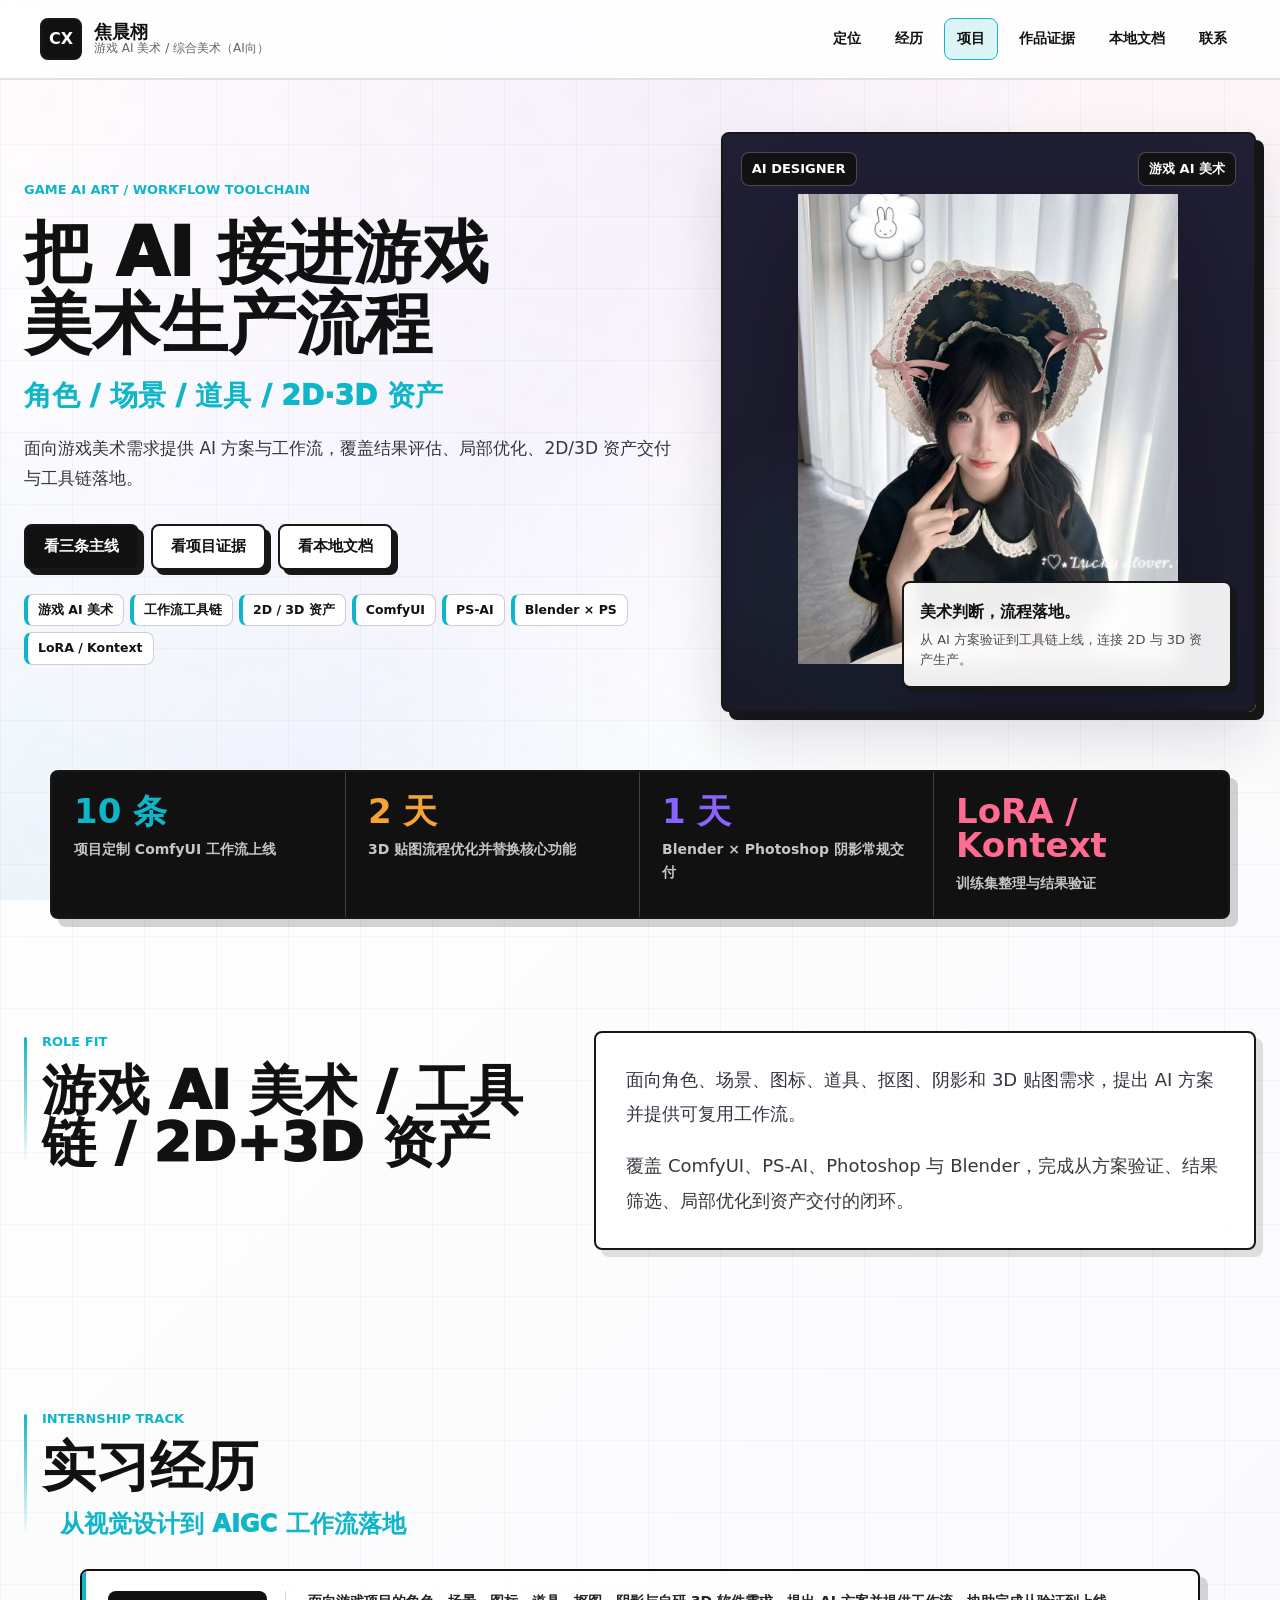
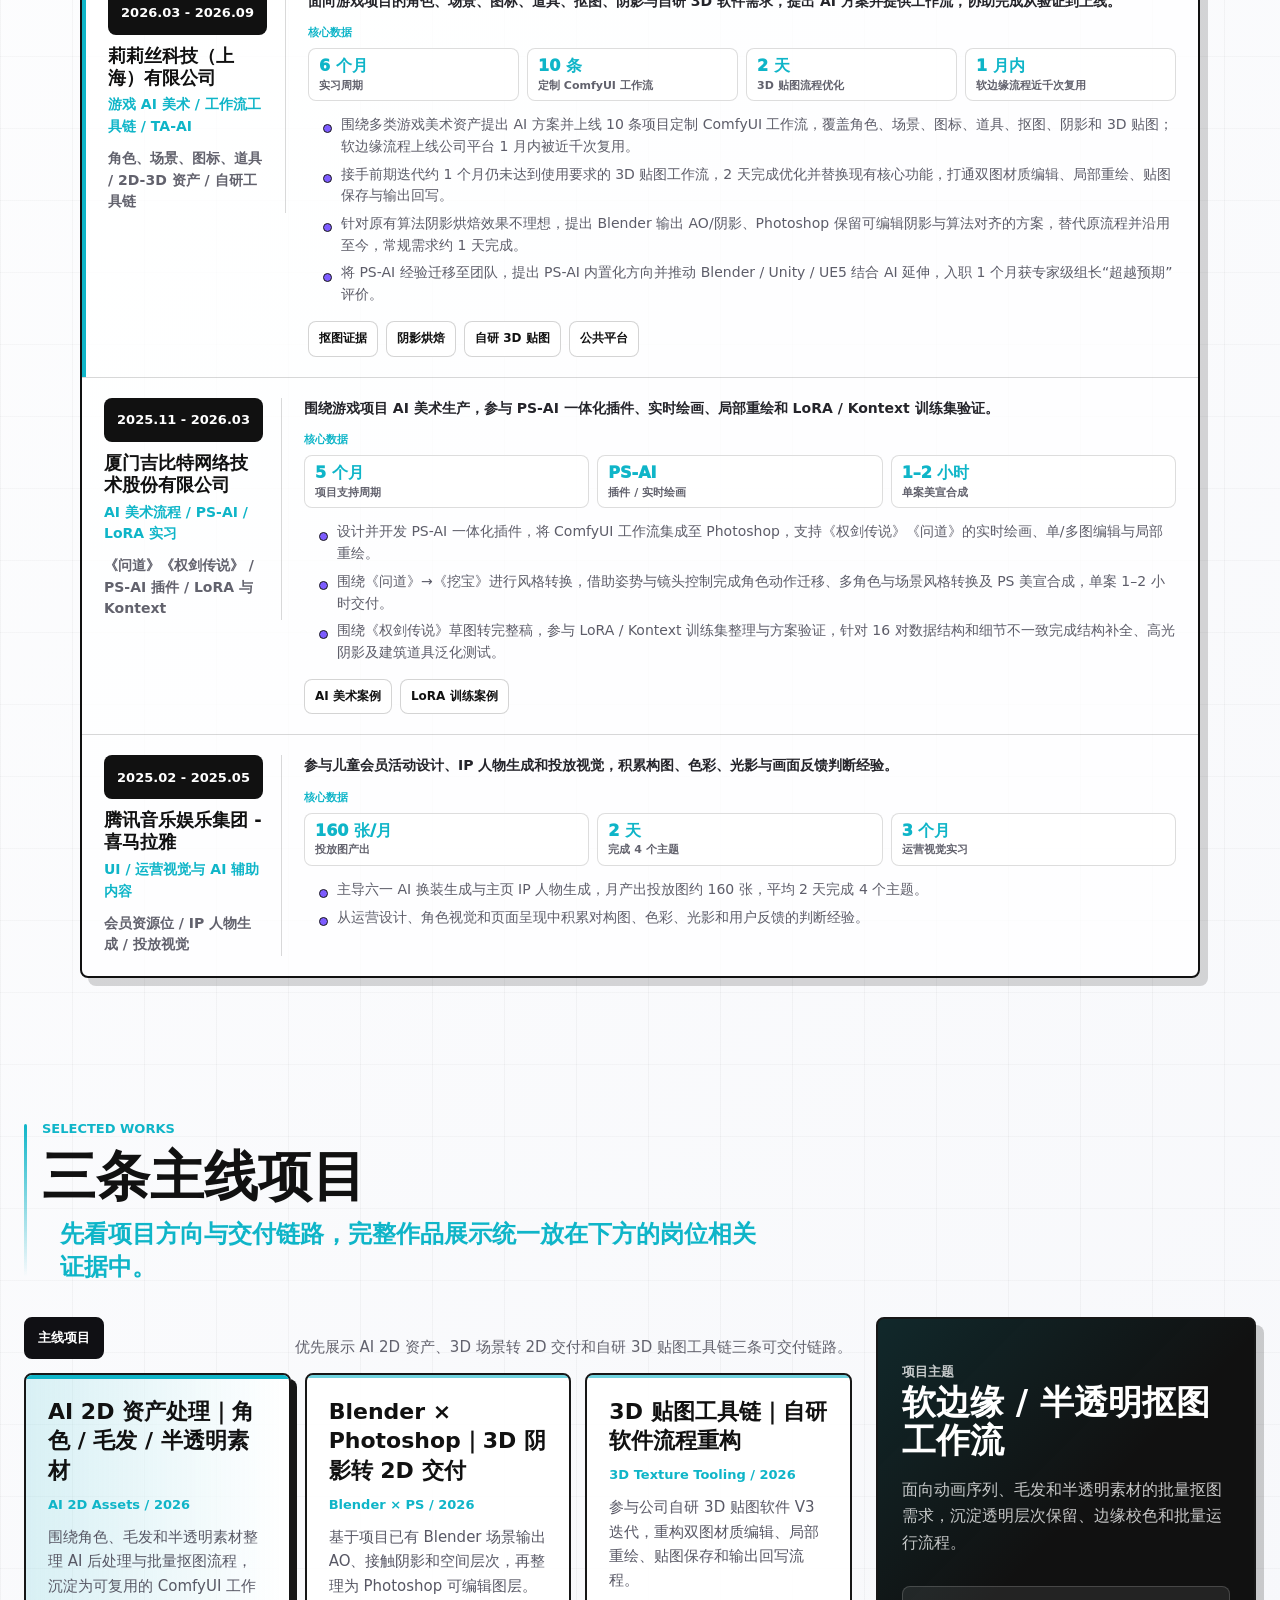
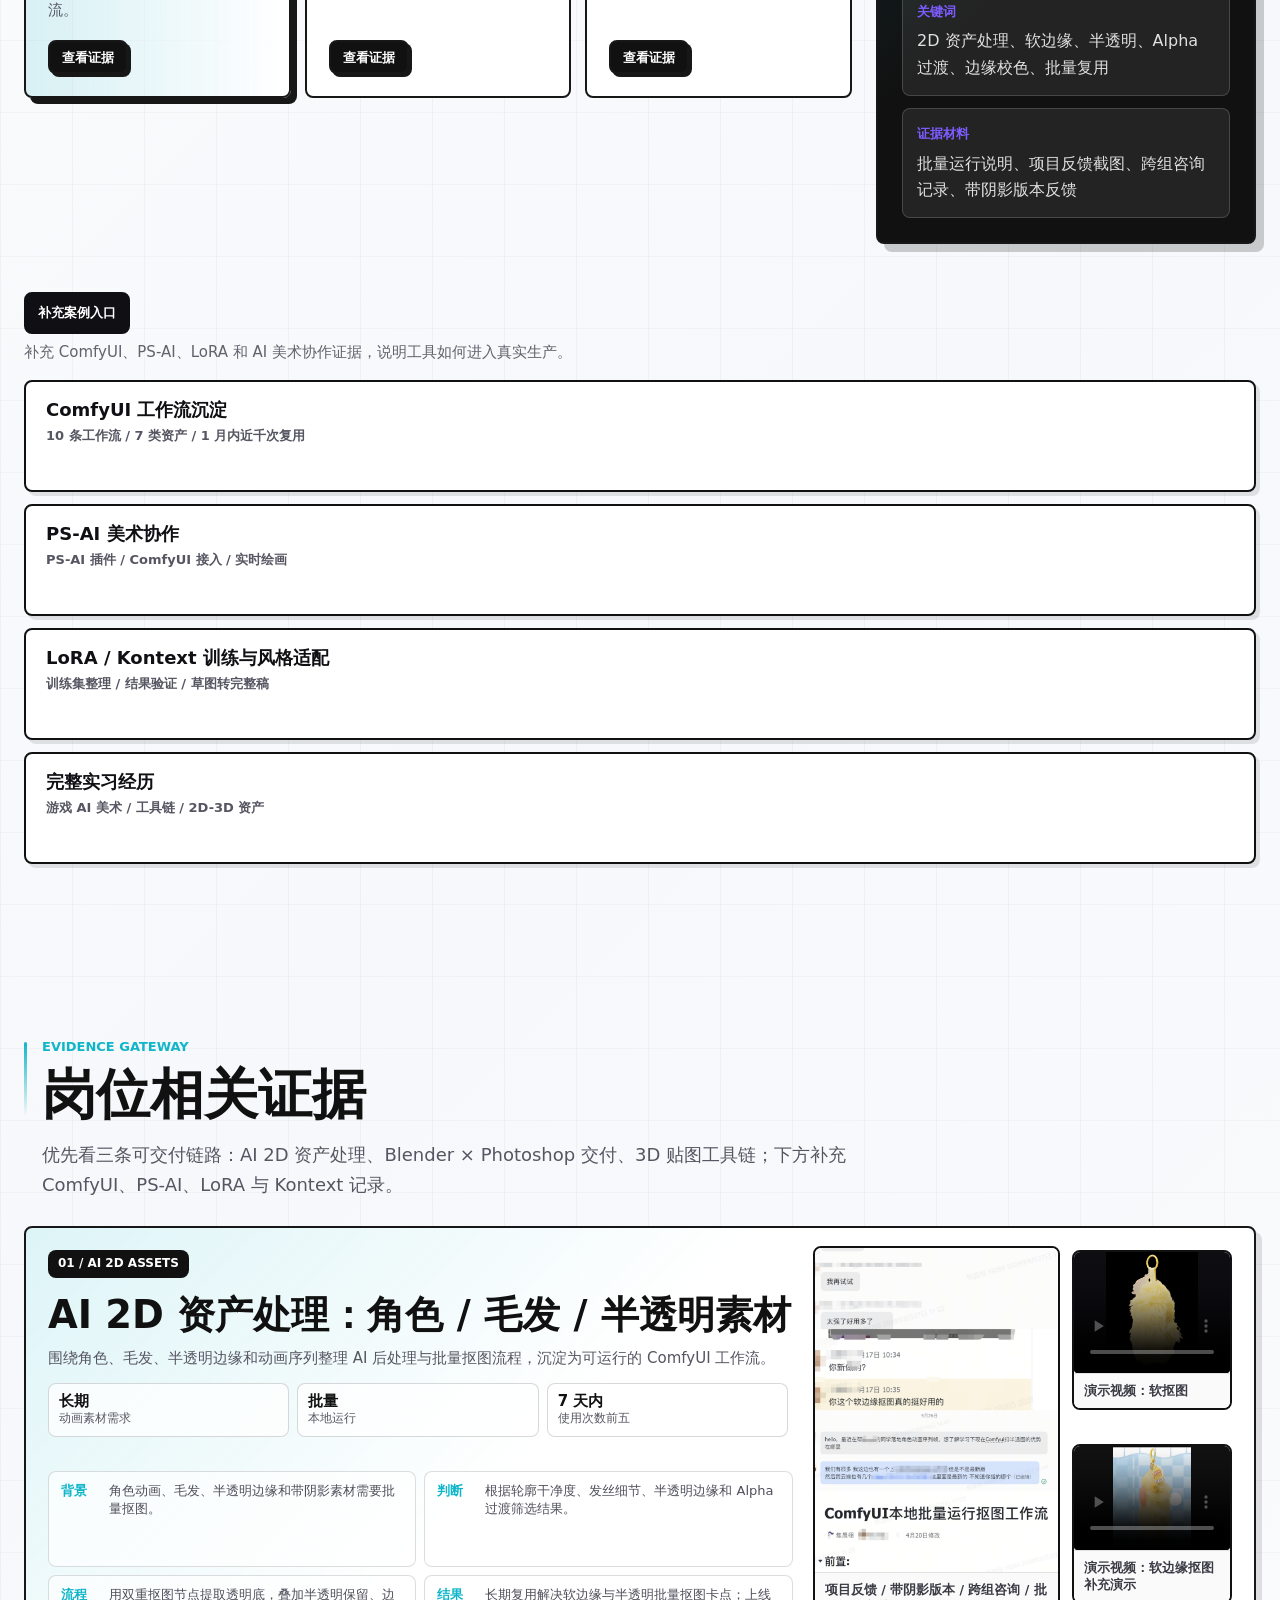
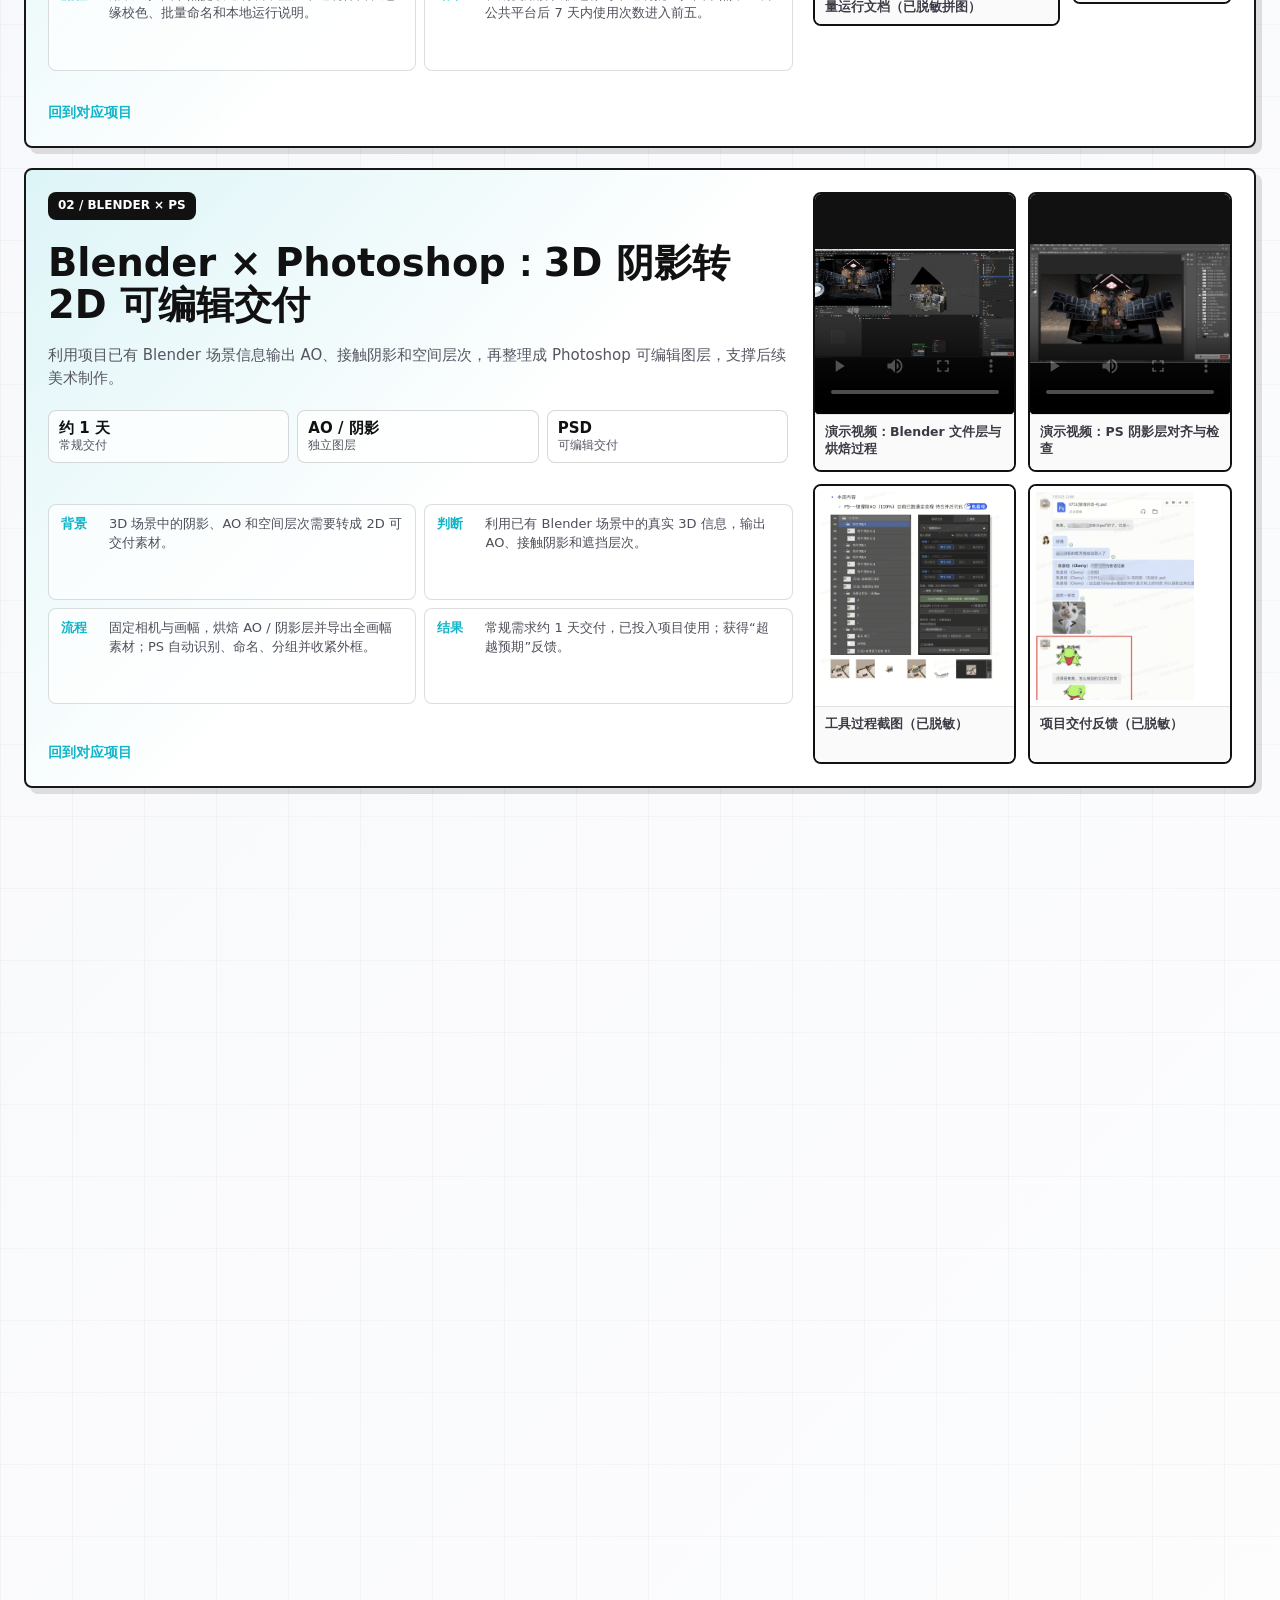
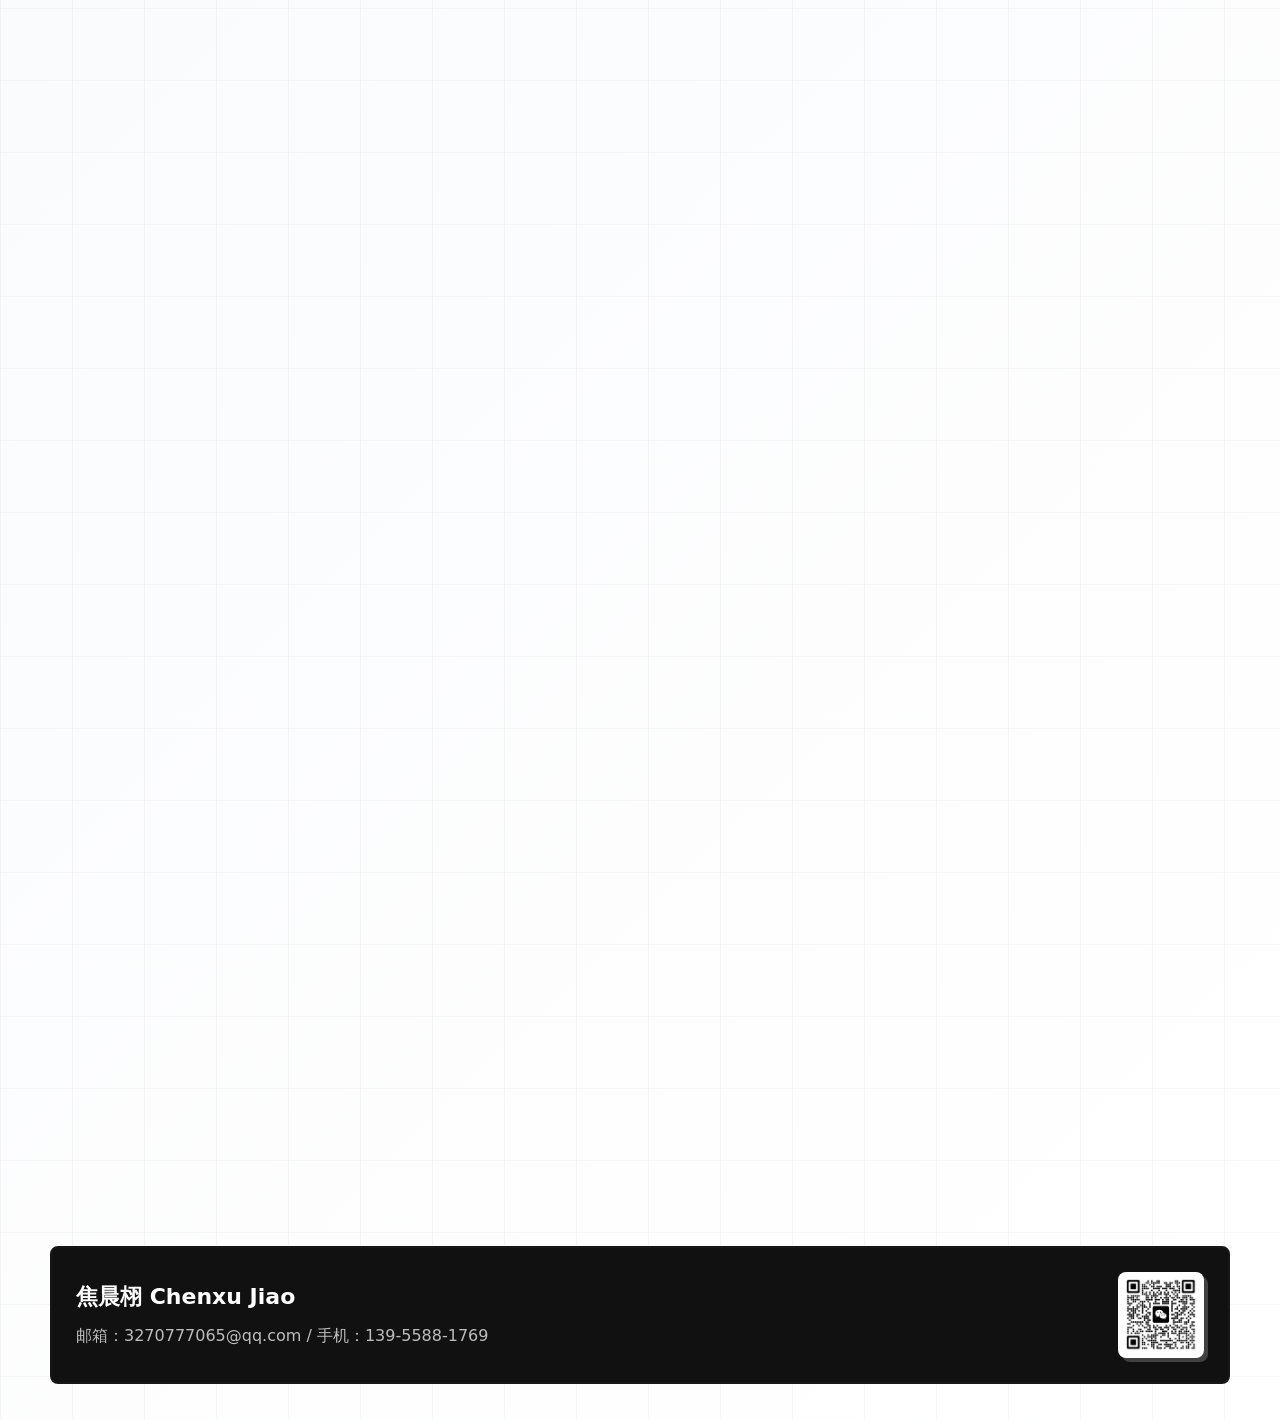
<file: index.html>
<!doctype html>
<html lang="zh-CN">
  <head>
    <meta charset="utf-8">
    <meta name="viewport" content="width=device-width, initial-scale=1">
    <title>焦晨栩 | 游戏 AI 美术 / 综合美术（AI向）作品集</title>
    <meta
      name="description"
      content="焦晨栩的游戏 AI 美术作品集：覆盖角色、场景、图标、道具、2D/3D 资产，具备 ComfyUI、PS-AI、Photoshop、Blender、LoRA 与 Kontext 工作流经验。"
    >
    <link rel="icon" href="data:,">
    <link rel="stylesheet" href="styles.css?v=20260906e">
    <link rel="stylesheet" href="evidence-fix.css?v=20260910c">
    <script defer src="script.js?v=20260909a"></script>
  </head>
  <body data-theme="engine" class="no-js">
    <script>document.body.classList.remove('no-js');</script>
    <a class="skip-link" href="#main">跳到主要内容</a>

    <header class="topbar" aria-label="主导航">
      <a class="brand" href="#top" aria-label="返回顶部">
        <span class="brand-mark">CX</span>
        <span>
          <strong>焦晨栩</strong>
          <small>游戏 AI 美术 / 综合美术（AI向）</small>
        </span>
      </a>
      <nav class="nav-links" aria-label="页面导航">
        <a href="#positioning">定位</a>
        <a href="#experience">经历</a>
        <a href="#projects">项目</a>
        <a href="#evidence">作品证据</a>
        <a href="#local-docs">本地文档</a>
        <a href="#contact">联系</a>
      </nav>
    </header>

    <main id="main">
      <section class="hero section" id="top" aria-labelledby="hero-title">
        <div class="hero-copy reveal">
          <p class="eyebrow">Game AI Art / Workflow Toolchain</p>
          <h1 id="hero-title">
            <span>把 AI 接进游戏</span>
            <span>美术生产流程</span>
          </h1>
          <p class="hero-subtitle">角色 / 场景 / 道具 / 2D·3D 资产</p>
          <p class="hero-lead">
            面向游戏美术需求提供 AI 方案与工作流，覆盖结果评估、局部优化、2D/3D 资产交付与工具链落地。
          </p>
          <div class="hero-actions" aria-label="快速入口">
            <a class="button primary" href="#projects">看三条主线</a>
            <a class="button secondary" href="#evidence">看项目证据</a>
            <a class="button secondary" href="#local-docs">看本地文档</a>
          </div>
          <ul class="keyword-row" aria-label="能力关键词">
            <li>游戏 AI 美术</li>
            <li>工作流工具链</li>
            <li>2D / 3D 资产</li>
            <li>ComfyUI</li>
            <li>PS-AI</li>
            <li>Blender × PS</li>
            <li>LoRA / Kontext</li>
          </ul>
        </div>

        <div class="hero-stage reveal" aria-label="个人视觉与角色资产方向">
          <div class="stage-label">
            <span>AI DESIGNER</span>
            <strong>游戏 AI 美术</strong>
          </div>
          <figure class="portrait-frame">
            <img src="assets/hero-portrait.png" alt="焦晨栩个人角色视觉">
          </figure>
          <div class="stage-note">
            <strong>美术判断，流程落地。</strong>
            <span>从 AI 方案验证到工具链上线，连接 2D 与 3D 资产生产。</span>
          </div>
        </div>
      </section>

      <section class="metrics reveal" aria-label="关键数据">
        <article>
          <strong>10 条</strong>
          <span>项目定制 ComfyUI 工作流上线</span>
        </article>
        <article>
          <strong>2 天</strong>
          <span>3D 贴图流程优化并替换核心功能</span>
        </article>
        <article>
          <strong>1 天</strong>
          <span>Blender × Photoshop 阴影常规交付</span>
        </article>
        <article>
          <strong>LoRA / Kontext</strong>
          <span>训练集整理与结果验证</span>
        </article>
      </section>

      <section class="section split" id="positioning" aria-labelledby="positioning-title">
        <div class="section-heading reveal">
          <p class="eyebrow">Role Fit</p>
          <h2 id="positioning-title">游戏 AI 美术 / 工具链 / 2D+3D 资产</h2>
        </div>
        <div class="text-panel reveal">
          <p>
            面向角色、场景、图标、道具、抠图、阴影和 3D 贴图需求，提出 AI 方案并提供可复用工作流。
          </p>
          <p>
            覆盖 ComfyUI、PS-AI、Photoshop 与 Blender，完成从方案验证、结果筛选、局部优化到资产交付的闭环。
          </p>
        </div>
      </section>

      <section class="section experience-section" id="experience" aria-labelledby="experience-title">
        <div class="section-heading reveal">
          <p class="eyebrow">Internship Track</p>
          <h2 id="experience-title">实习经历</h2>
          <p class="section-subtitle">从视觉设计到 AIGC 工作流落地</p>
        </div>

        <div class="experience-board reveal" aria-label="实习经历列表">
          <article class="experience-item experience-item-featured">
            <div class="experience-meta">
              <span class="experience-period">2026.03 - 2026.09</span>
              <div class="experience-company">
                <strong>莉莉丝科技（上海）有限公司</strong>
                <span>游戏 AI 美术 / 工作流工具链 / TA-AI</span>
              </div>
              <p>角色、场景、图标、道具 / 2D-3D 资产 / 自研工具链</p>
            </div>
            <div class="experience-body">
              <p>面向游戏项目的角色、场景、图标、道具、抠图、阴影与自研 3D 软件需求，提出 AI 方案并提供工作流，协助完成从验证到上线。</p>
              <div class="experience-data-grid" aria-label="核心数据">
                <span class="experience-data-label">核心数据</span>
                <div>
                  <strong>6 个月</strong>
                  <span>实习周期</span>
                </div>
                <div>
                  <strong>10 条</strong>
                  <span>定制 ComfyUI 工作流</span>
                </div>
                <div>
                  <strong>2 天</strong>
                  <span>3D 贴图流程优化</span>
                </div>
                <div>
                  <strong>1 月内</strong>
                  <span>软边缘流程近千次复用</span>
                </div>
              </div>
              <ul>
                <li>围绕多类游戏美术资产提出 AI 方案并上线 10 条项目定制 ComfyUI 工作流，覆盖角色、场景、图标、道具、抠图、阴影和 3D 贴图；软边缘流程上线公司平台 1 月内被近千次复用。</li>
                <li>接手前期迭代约 1 个月仍未达到使用要求的 3D 贴图工作流，2 天完成优化并替换现有核心功能，打通双图材质编辑、局部重绘、贴图保存与输出回写。</li>
                <li>针对原有算法阴影烘焙效果不理想，提出 Blender 输出 AO/阴影、Photoshop 保留可编辑阴影与算法对齐的方案，替代原流程并沿用至今，常规需求约 1 天完成。</li>
                <li>将 PS-AI 经验迁移至团队，提出 PS-AI 内置化方向并推动 Blender / Unity / UE5 结合 AI 延伸，入职 1 个月获专家级组长“超越预期”评价。</li>
              </ul>
              <div class="experience-links">
                <a href="#evidence-matting">抠图证据</a>
                <a href="#evidence-shadow">阴影烘焙</a>
                <a href="#evidence-texture-platform">自研 3D 贴图</a>
                <a href="#evidence-pipeline">公共平台</a>
              </div>
            </div>
          </article>

          <article class="experience-item">
            <div class="experience-meta">
              <span class="experience-period">2025.11 - 2026.03</span>
              <div class="experience-company">
                <strong>厦门吉比特网络技术股份有限公司</strong>
                <span>AI 美术流程 / PS-AI / LoRA 实习</span>
              </div>
              <p>《问道》《权剑传说》 / PS-AI 插件 / LoRA 与 Kontext</p>
            </div>
            <div class="experience-body">
              <p>围绕游戏项目 AI 美术生产，参与 PS-AI 一体化插件、实时绘画、局部重绘和 LoRA / Kontext 训练集验证。</p>
              <div class="experience-data-grid compact" aria-label="核心数据">
                <span class="experience-data-label">核心数据</span>
                <div>
                  <strong>5 个月</strong>
                  <span>项目支持周期</span>
                </div>
                <div>
                  <strong>PS-AI</strong>
                  <span>插件 / 实时绘画</span>
                </div>
                <div>
                  <strong>1–2 小时</strong>
                  <span>单案美宣合成</span>
                </div>
              </div>
              <ul>
                <li>设计并开发 PS-AI 一体化插件，将 ComfyUI 工作流集成至 Photoshop，支持《权剑传说》《问道》的实时绘画、单/多图编辑与局部重绘。</li>
                <li>围绕《问道》→《挖宝》进行风格转换，借助姿势与镜头控制完成角色动作迁移、多角色与场景风格转换及 PS 美宣合成，单案 1–2 小时交付。</li>
                <li>围绕《权剑传说》草图转完整稿，参与 LoRA / Kontext 训练集整理与方案验证，针对 16 对数据结构和细节不一致完成结构补全、高光阴影及建筑道具泛化测试。</li>
              </ul>
              <div class="experience-links">
                <a href="assets/local-docs/jbt-ai-art.html">AI 美术案例</a>
                <a href="assets/local-docs/jbt-lora-training.html">LoRA 训练案例</a>
              </div>
            </div>
          </article>

          <article class="experience-item">
            <div class="experience-meta">
              <span class="experience-period">2025.02 - 2025.05</span>
              <div class="experience-company">
                <strong>腾讯音乐娱乐集团 - 喜马拉雅</strong>
                <span>UI / 运营视觉与 AI 辅助内容</span>
              </div>
              <p>会员资源位 / IP 人物生成 / 投放视觉</p>
            </div>
            <div class="experience-body">
              <p>参与儿童会员活动设计、IP 人物生成和投放视觉，积累构图、色彩、光影与画面反馈判断经验。</p>
              <div class="experience-data-grid compact" aria-label="核心数据">
                <span class="experience-data-label">核心数据</span>
                <div>
                  <strong>160 张/月</strong>
                  <span>投放图产出</span>
                </div>
                <div>
                  <strong>2 天</strong>
                  <span>完成 4 个主题</span>
                </div>
                <div>
                  <strong>3 个月</strong>
                  <span>运营视觉实习</span>
                </div>
              </div>
              <ul>
                <li>主导六一 AI 换装生成与主页 IP 人物生成，月产出投放图约 160 张，平均 2 天完成 4 个主题。</li>
                <li>从运营设计、角色视觉和页面呈现中积累对构图、色彩、光影和用户反馈的判断经验。</li>
              </ul>
            </div>
          </article>
        </div>
      </section>

      <section class="section project-section" id="projects" aria-labelledby="projects-title">
        <div class="section-heading reveal">
          <p class="eyebrow">Selected Works</p>
          <h2 id="projects-title">三条主线项目</h2>
          <p class="section-subtitle">先看项目方向与交付链路，完整作品展示统一放在下方的岗位相关证据中。</p>
        </div>
        <div class="project-layout">
          <div class="primary-projects">
            <div class="project-group-label reveal">
              <span>主线项目</span>
              <p>优先展示 AI 2D 资产、3D 场景转 2D 交付和自研 3D 贴图工具链三条可交付链路。</p>
            </div>
            <div class="project-list" aria-label="主线项目列表">
            <article class="project-card reveal is-active" id="project-matting" data-theme-target="engine" data-evidence-target="#evidence-matting" tabindex="0">
              <div class="project-topline">
                <strong>AI 2D 资产处理｜角色 / 毛发 / 半透明素材</strong>
                <span>AI 2D Assets / 2026</span>
              </div>
              <p>围绕角色、毛发和半透明素材整理 AI 后处理与批量抠图流程，沉淀为可复用的 ComfyUI 工作流。</p>
              <a class="project-evidence-link" href="#evidence-matting">查看证据</a>
            </article>
            <article class="project-card reveal" id="project-shadow" data-theme-target="pbr" data-evidence-target="#evidence-shadow" tabindex="0">
              <div class="project-topline">
                <strong>Blender × Photoshop｜3D 阴影转 2D 交付</strong>
                <span>Blender × PS / 2026</span>
              </div>
              <p>基于项目已有 Blender 场景输出 AO、接触阴影和空间层次，再整理为 Photoshop 可编辑图层。</p>
              <a class="project-evidence-link" href="#evidence-shadow">查看证据</a>
            </article>
            <article class="project-card reveal" id="project-texture-platform" data-theme-target="texture-platform" data-evidence-target="#evidence-texture-platform" tabindex="0">
              <div class="project-topline">
                <strong>3D 贴图工具链｜自研软件流程重构</strong>
                <span>3D Texture Tooling / 2026</span>
              </div>
              <p>参与公司自研 3D 贴图软件 V3 迭代，重构双图材质编辑、局部重绘、贴图保存和输出回写流程。</p>
              <a class="project-evidence-link" href="#evidence-texture-platform">查看证据</a>
            </article>
            </div>
          </div>

          <aside class="project-detail reveal" aria-live="polite">
            <p class="detail-kicker">项目主题</p>
            <h3 id="detail-title">软边缘 / 半透明抠图工作流</h3>
            <p id="detail-copy">
              面向动画序列、毛发和半透明素材的批量抠图需求，沉淀透明层次保留、边缘校色和批量运行流程。
            </p>
            <dl>
              <div>
                <dt>关键词</dt>
                <dd id="detail-keywords">2D 资产处理、软边缘、半透明、Alpha 过渡、边缘校色、批量复用</dd>
              </div>
              <div>
                <dt>证据材料</dt>
                <dd id="detail-proof">批量运行说明、项目反馈截图、跨组咨询记录、带阴影版本反馈</dd>
              </div>
            </dl>
          </aside>
          <div class="support-projects reveal" aria-label="补充项目与经历入口">
            <div class="support-projects-heading">
              <span>补充案例入口</span>
              <p>补充 ComfyUI、PS-AI、LoRA 和 AI 美术协作证据，说明工具如何进入真实生产。</p>
            </div>
            <a data-theme-target="pipeline" href="#evidence-pipeline">
              <strong>ComfyUI 工作流沉淀</strong>
              <em>10 条工作流 / 7 类资产 / 1 月内近千次复用</em>
            </a>
            <a data-theme-target="tooling" href="assets/local-docs/jbt-ai-art.html" target="_blank" rel="noreferrer">
              <strong>PS-AI 美术协作</strong>
              <em>PS-AI 插件 / ComfyUI 接入 / 实时绘画</em>
            </a>
            <a data-theme-target="asset" href="#evidence-jbt">
              <strong>LoRA / Kontext 训练与风格适配</strong>
              <em>训练集整理 / 结果验证 / 草图转完整稿</em>
            </a>
            <a href="#experience">
              <strong>完整实习经历</strong>
              <em>游戏 AI 美术 / 工具链 / 2D-3D 资产</em>
            </a>
          </div>
        </div>
      </section>

      <section class="section evidence-section" id="evidence" aria-labelledby="evidence-title">
        <div class="section-heading reveal">
          <p class="eyebrow">Evidence Gateway</p>
          <h2 id="evidence-title">岗位相关证据</h2>
        </div>
        <p class="section-intro reveal">优先看三条可交付链路：AI 2D 资产处理、Blender × Photoshop 交付、3D 贴图工具链；下方补充 ComfyUI、PS-AI、LoRA 与 Kontext 记录。</p>

        <div class="main-case-grid">
          <article class="evidence-card main-case-card reveal" id="evidence-matting">
            <span class="evidence-meta">01 / AI 2D ASSETS</span>
            <h3>AI 2D 资产处理：角色 / 毛发 / 半透明素材</h3>
            <p>围绕角色、毛发、半透明边缘和动画序列整理 AI 后处理与批量抠图流程，沉淀为可运行的 ComfyUI 工作流。</p>
            <div class="case-data-row" aria-label="2D 抠图结果数据">
              <span><strong>长期</strong>动画素材需求</span>
              <span><strong>批量</strong>本地运行</span>
              <span><strong>7 天内</strong>使用次数前五</span>
            </div>
            <dl class="evidence-points" aria-label="软边缘与半透明抠图证据链">
              <div>
                <dt>背景</dt>
                <dd>角色动画、毛发、半透明边缘和带阴影素材需要批量抠图。</dd>
              </div>
              <div>
                <dt>判断</dt>
                <dd>根据轮廓干净度、发丝细节、半透明边缘和 Alpha 过渡筛选结果。</dd>
              </div>
              <div>
                <dt>流程</dt>
                <dd>用双重抠图节点提取透明底，叠加半透明保留、边缘校色、批量命名和本地运行说明。</dd>
              </div>
              <div>
                <dt>结果</dt>
                <dd>长期复用解决软边缘与半透明批量抠图卡点；上线公共平台后 7 天内使用次数进入前五。</dd>
              </div>
            </dl>
            <div class="evidence-media-grid">
              <figure class="evidence-shot evidence-focus-matting-combined evidence-image-tall">
                <img src="assets/evidence-matting-combined.jpg" alt="软边缘抠图项目反馈、带阴影版本、跨组咨询与 ComfyUI 批量运行工作流文档拼图，已脱敏">
                <figcaption>项目反馈 / 带阴影版本 / 跨组咨询 / 批量运行文档（已脱敏拼图）</figcaption>
              </figure>
              <figure class="evidence-shot evidence-video-shot evidence-focus-matting-demo">
                <video controls preload="metadata" playsinline poster="assets/demo-matting-soft-edge-poster.jpg">
                  <source src="assets/demo-matting-soft-edge.mp4" type="video/mp4">
                </video>
                <figcaption>演示视频：软抠图</figcaption>
              </figure>
              <figure class="evidence-shot evidence-video-shot evidence-focus-matting-user">
                <video controls preload="metadata" playsinline poster="assets/demo-matting-user-poster.jpg">
                  <source src="assets/demo-matting-user.mp4" type="video/mp4">
                </video>
                <figcaption>演示视频：软边缘抠图补充演示</figcaption>
              </figure>
            </div>
            <a href="#project-matting">回到对应项目</a>
          </article>

          <article class="evidence-card main-case-card reveal" id="evidence-shadow">
            <span class="evidence-meta">02 / BLENDER × PS</span>
            <h3>Blender × Photoshop：3D 阴影转 2D 可编辑交付</h3>
            <p>利用项目已有 Blender 场景信息输出 AO、接触阴影和空间层次，再整理成 Photoshop 可编辑图层，支撑后续美术制作。</p>
            <div class="case-data-row" aria-label="阴影烘焙结果数据">
              <span><strong>约 1 天</strong>常规交付</span>
              <span><strong>AO / 阴影</strong>独立图层</span>
              <span><strong>PSD</strong>可编辑交付</span>
            </div>
            <dl class="evidence-points" aria-label="阴影烘焙证据链">
              <div>
                <dt>背景</dt>
                <dd>3D 场景中的阴影、AO 和空间层次需要转成 2D 可交付素材。</dd>
              </div>
              <div>
                <dt>判断</dt>
                <dd>利用已有 Blender 场景中的真实 3D 信息，输出 AO、接触阴影和遮挡层次。</dd>
              </div>
              <div>
                <dt>流程</dt>
                <dd>固定相机与画幅，烘焙 AO / 阴影层并导出全画幅素材；PS 自动识别、命名、分组并收紧外框。</dd>
              </div>
              <div>
                <dt>结果</dt>
                <dd>常规需求约 1 天交付，已投入项目使用；获得“超越预期”反馈。</dd>
              </div>
            </dl>
            <div class="shadow-proof-layout">
              <figure class="evidence-shot evidence-video-shot evidence-focus-shadow-blender-demo">
                <video controls preload="metadata" playsinline poster="assets/demo-shadow-blender-layer-poster.jpg" data-poster-lock="1">
                  <source src="assets/demo-shadow-blender-layer.mp4" type="video/mp4">
                </video>
                <figcaption>演示视频：Blender 文件层与烘焙过程</figcaption>
              </figure>
              <figure class="evidence-shot evidence-video-shot evidence-focus-shadow-ps-demo">
                <video controls preload="metadata" playsinline poster="assets/demo-shadow-ps-layer-poster.jpg" data-poster-lock="1">
                  <source src="assets/demo-shadow-ps-layer.mp4" type="video/mp4">
                </video>
                <figcaption>演示视频：PS 阴影层对齐与检查</figcaption>
              </figure>
              <figure class="evidence-shot evidence-focus-shadow-process">
                <img src="assets/evidence-shadow-process-source.png" alt="Blender 阴影烘焙和 Photoshop 自动匹配工具过程截图，已脱敏">
                <figcaption>工具过程截图（已脱敏）</figcaption>
              </figure>
              <figure class="evidence-shot evidence-focus-shadow-feedback">
                <img src="assets/evidence-shadow-feedback.png?v=20260907a" alt="阴影烘焙项目交付反馈截图，已脱敏">
                <figcaption>项目交付反馈（已脱敏）</figcaption>
              </figure>
            </div>
            <a href="#project-shadow">回到对应项目</a>
          </article>

          <article class="evidence-card main-case-card reveal" id="evidence-texture-platform">
            <span class="evidence-meta">03 / 3D TEXTURE TOOLING</span>
            <h3>3D 贴图工具链：自研软件流程重构</h3>
            <p>参与公司自研 3D 贴图软件 V3 迭代，重构双图材质编辑、局部重绘和输出回写，打通贴图生成到平台调用的流程。</p>
            <div class="case-data-row" aria-label="3D 贴图软件结果数据">
              <span><strong>V3</strong>流程上线</span>
              <span><strong>双图</strong>材质编辑</span>
              <span><strong>替换</strong>旧版流程</span>
            </div>
            <dl class="evidence-points" aria-label="自研 3D 贴图软件证据链">
              <div>
                <dt>背景</dt>
                <dd>项目需要稳定的上贴图、材质编辑和局部重绘流程。</dd>
              </div>
              <div>
                <dt>判断</dt>
                <dd>通过白膜与贴图对照、双图材质编辑和局部回写确认结果质量。</dd>
              </div>
              <div>
                <dt>流程</dt>
                <dd>重构 TrueV3 双图流程，串联本地绘制、云端生成、局部重绘、保存和平台调用。</dd>
              </div>
              <div>
                <dt>结果</dt>
                <dd>旧版流程替换后上线，进入公司自研 3D 贴图软件并支持项目使用。</dd>
              </div>
            </dl>
            <div class="evidence-media-grid evidence-media-wide">
              <figure class="evidence-shot evidence-focus-texture-combined evidence-image-tall">
                <img src="assets/evidence-psai-texture-mr.jpg" alt="PS 一键去噪集成反馈与自研 3D 贴图软件 Flux2 Klein TrueV3 合并请求拼图，已脱敏">
                <figcaption>PS 插件集成 + 自研 3D 贴图软件 MR（已脱敏拼图）</figcaption>
              </figure>
            </div>
            <a href="#project-texture-platform">回到对应项目</a>
          </article>
        </div>

        <div class="support-evidence-block reveal" aria-label="辅助证据">
          <p class="eyebrow">Supporting Evidence</p>
          <h3>补充证据：AI 美术与工作流</h3>
          <p>补充 ComfyUI 工作流复用、PS-AI 插件协作、AI 美宣方案和 LoRA / Kontext 训练集整理，说明工具如何进入真实生产。</p>
        </div>

        <div class="evidence-grid support-evidence-grid">
          <article class="evidence-card reveal" id="evidence-pipeline">
            <span class="evidence-meta">Public Platform</span>
            <h3>ComfyUI 工作流沉淀与复用</h3>
            <p>2026.04-08，搭建并上线 10 条项目定制 ComfyUI 工作流，覆盖角色、场景、图标、道具、抠图、阴影和 3D 贴图；软边缘抠图流程上线公司平台 1 月内被近千次复用。</p>
            <div class="pipeline-data-strip" aria-label="公共平台工作流数据">
              <div>
                <strong>5 个月</strong>
                <span>沉淀周期：2026.04-08</span>
              </div>
              <div>
                <strong>10 条</strong>
                <span>上线数量：项目定制工作流</span>
              </div>
              <div>
                <strong>7 类</strong>
                <span>覆盖资产：角色 / 场景 / 图标 / 道具 / 抠图 / 阴影 / 3D 贴图</span>
              </div>
              <div>
                <strong>近千次</strong>
                <span>平台复用：软边缘流程上线 1 月内</span>
              </div>
              <div>
                <strong>2 天</strong>
                <span>3D 贴图：优化并替换核心功能</span>
              </div>
              <div>
                <strong>约 1 天</strong>
                <span>常规交付：Blender 阴影烘焙</span>
              </div>
            </div>
            <div class="evidence-media-grid evidence-media-wide">
              <figure class="evidence-shot evidence-focus-pipeline-lora evidence-image-tall">
                <img src="assets/evidence-pipeline-lora-feedback.jpg" alt="LoRA 精准细化管线跨组复用反馈拼图，包含启发认可、工作流 json 交付与使用反馈，已脱敏">
                <figcaption>LoRA 精准细化管线跨组复用反馈（已脱敏拼图）</figcaption>
              </figure>
            </div>
          </article>
          <article class="evidence-card reveal" id="evidence-jbt">
            <span class="evidence-meta">JBT / 项目补充</span>
            <h3>AI 美术流程与 PS-AI 协作</h3>
            <p>围绕《问道》《权剑传说》的场景、角色和道具需求，展示 PS-AI 插件、LoRA / Kontext 训练集整理与结果验证。</p>
            <div class="pipeline-data-strip" aria-label="吉比特项目内容">
              <div>
                <strong>项目范围</strong>
                <span>《问道》/《权剑传说》</span>
              </div>
              <div>
                <strong>工具链</strong>
                <span>PS-AI / ComfyUI</span>
              </div>
              <div>
                <strong>训练验证</strong>
                <span>LoRA / Kontext</span>
              </div>
              <div>
                <strong>交付方式</strong>
                <span>实时绘画 / 局部重绘</span>
              </div>
            </div>
            <div class="evidence-media-grid jbt-preview-grid">
              <figure class="evidence-shot jbt-preview-shot jbt-preview-top evidence-image-tall">
                <img src="assets/jbt-external.jpg" alt="吉比特内容总览，上半段展示美宣协作部分">
                <figcaption>PS-AI 美术方案与结果对比</figcaption>
              </figure>
              <figure class="evidence-shot jbt-preview-shot jbt-preview-bottom evidence-image-tall">
                <img src="assets/jbt-external.jpg" alt="吉比特内容总览，下半段展示 LoRA 训练思路和结果部分">
                <figcaption>LoRA / Kontext 训练集与结果</figcaption>
              </figure>
            </div>
            <div class="experience-links">
              <a href="assets/local-docs/jbt-ai-art.html">查看 AI 美宣记录</a>
              <a href="assets/local-docs/jbt-lora-training.html">查看 LoRA 记录</a>
            </div>
          </article>
        </div>
      </section>

      <section class="section" id="local-docs" aria-labelledby="local-docs-title">
        <div class="section-heading reveal">
          <p class="eyebrow">Local Docs</p>
          <h2 id="local-docs-title">相关案例入口</h2>
          <p class="section-subtitle">补充 AI 美术、场景训练和立绘细化案例；大文件统一进入页面查看，不直连下载地址。</p>
        </div>
        <div class="support-projects reveal" aria-label="本地文档索引">
          <a href="assets/local-docs/ps-ai-workflow.html" target="_blank" rel="noreferrer">
            <strong>PS-AI 工作流整理</strong>
            <em>AI美术流程 / Photoshop协作 / 工作流案例</em>
          </a>
          <a href="assets/local-docs/m88-scene-training.html" target="_blank" rel="noreferrer">
            <strong>场景画风训练</strong>
            <em>场景训练 / 参考整理 / 结果对比</em>
          </a>
          <a href="assets/local-docs/ps-ai-scene-demo.html" target="_blank" rel="noreferrer">
            <strong>PS-AI 场景演示</strong>
            <em>场景流程 / AI美术实验 / 视频案例入口</em>
          </a>
          <a href="assets/local-docs/pa-ai-detail-demo.html" target="_blank" rel="noreferrer">
            <strong>PA-AI 立绘细化</strong>
            <em>角色细化 / 美术流程 / 视频案例入口</em>
          </a>
        </div>
      </section>

    </main>

    <footer class="site-footer" id="contact">
      <div>
        <strong>焦晨栩 Chenxu Jiao</strong>
        <p>邮箱：3270777065@qq.com / 手机：139-5588-1769</p>
      </div>
      <img src="assets/wechat-qr.png" alt="微信二维码">
    </footer>
  </body>
</html>
</file>
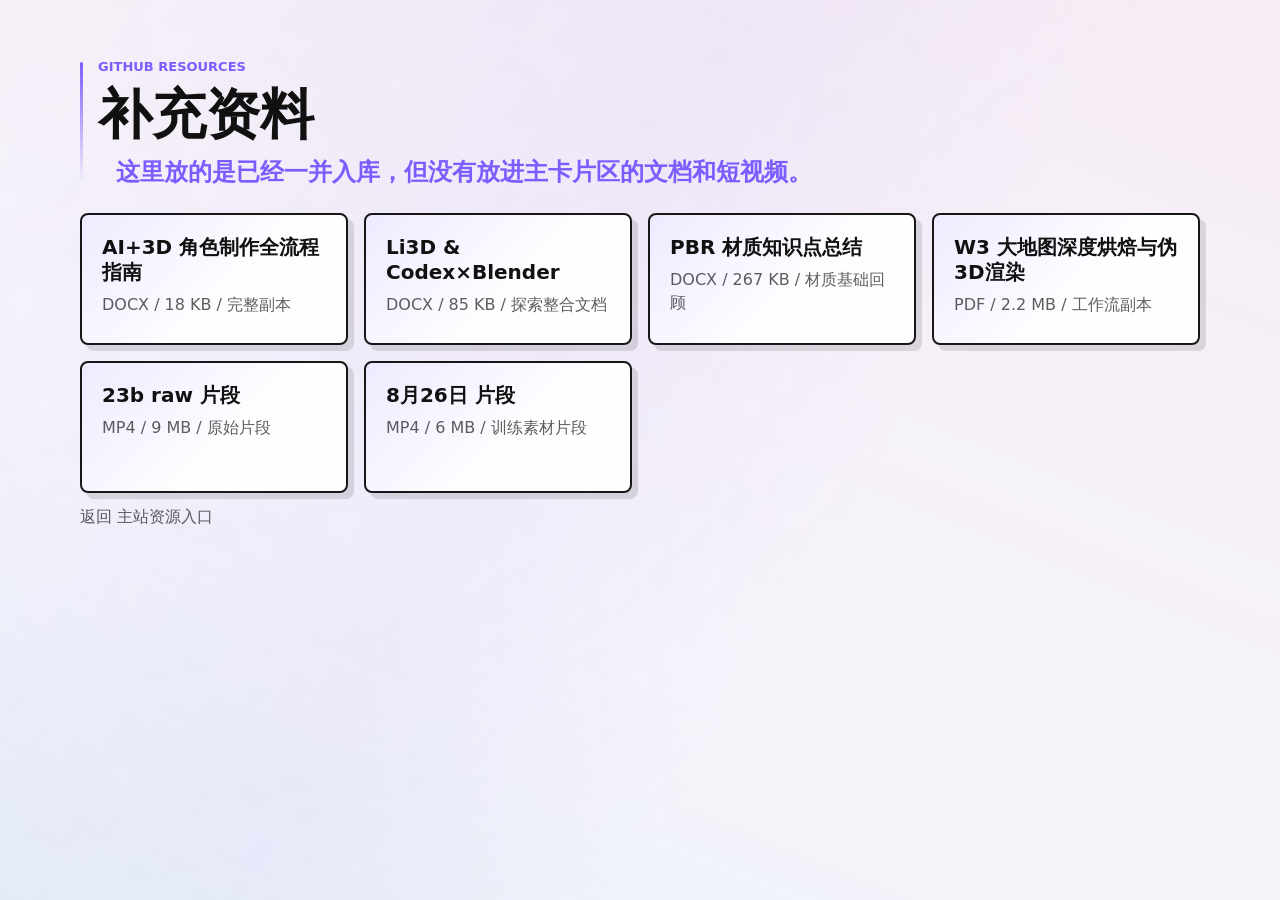
<file: assets/local-docs/extra-resources.html>
<!doctype html>
<html lang="zh-CN">
  <head>
    <meta charset="utf-8">
    <meta name="viewport" content="width=device-width, initial-scale=1">
    <title>补充资料</title>
    <link rel="stylesheet" href="../../styles.css">
    <link rel="stylesheet" href="../../evidence-fix.css">
    <style>
      body {
        margin: 0;
        background: #f6f4fb;
      }
      .local-doc-shell {
        width: min(1120px, calc(100% - 32px));
        margin: 0 auto;
        padding: 56px 0 72px;
      }
      .local-doc-grid {
        display: grid;
        grid-template-columns: repeat(auto-fit, minmax(240px, 1fr));
        gap: 16px;
        margin-top: 24px;
      }
      .local-doc-grid a {
        display: flex;
        flex-direction: column;
        gap: 8px;
        min-height: 132px;
      }
      .local-doc-grid strong {
        font-size: 20px;
        line-height: 1.25;
      }
      .local-doc-grid em {
        font-style: normal;
        color: rgba(17, 17, 17, 0.68);
        line-height: 1.45;
      }
      .local-doc-note {
        margin-top: 12px;
        color: rgba(17, 17, 17, 0.68);
        line-height: 1.55;
      }
    </style>
  </head>
  <body>
    <main class="local-doc-shell">
      <div class="section-heading">
        <p class="eyebrow">GitHub Resources</p>
        <h2>补充资料</h2>
        <p class="section-subtitle">这里放的是已经一并入库，但没有放进主卡片区的文档和短视频。</p>
      </div>

      <div class="local-doc-grid">
        <a class="evidence-card" href="AI+3D角色制作全流程指南（完整副本版） 副本.docx" target="_blank" rel="noreferrer">
          <strong>AI+3D 角色制作全流程指南</strong>
          <em>DOCX / 18 KB / 完整副本</em>
        </a>
        <a class="evidence-card" href="Li3D & Codex×Blender 探索整合文档.docx" target="_blank" rel="noreferrer">
          <strong>Li3D &amp; Codex×Blender</strong>
          <em>DOCX / 85 KB / 探索整合文档</em>
        </a>
        <a class="evidence-card" href="PBR材质知识点总结.docx" target="_blank" rel="noreferrer">
          <strong>PBR 材质知识点总结</strong>
          <em>DOCX / 267 KB / 材质基础回顾</em>
        </a>
        <a class="evidence-card" href="W3大地图深度烘焙与伪3D渲染工作流 副本.pdf" target="_blank" rel="noreferrer">
          <strong>W3 大地图深度烘焙与伪3D渲染</strong>
          <em>PDF / 2.2 MB / 工作流副本</em>
        </a>
        <a class="evidence-card" href="23b465816b8337c28f103bb76f949b53_raw.mp4" target="_blank" rel="noreferrer">
          <strong>23b raw 片段</strong>
          <em>MP4 / 9 MB / 原始片段</em>
        </a>
        <a class="evidence-card" href="8月26日.mp4" target="_blank" rel="noreferrer">
          <strong>8月26日 片段</strong>
          <em>MP4 / 6 MB / 训练素材片段</em>
        </a>
      </div>

      <p class="local-doc-note">
        返回 <a href="../../index.html#local-docs">主站资源入口</a>
      </p>
    </main>
  </body>
</html>
</file>
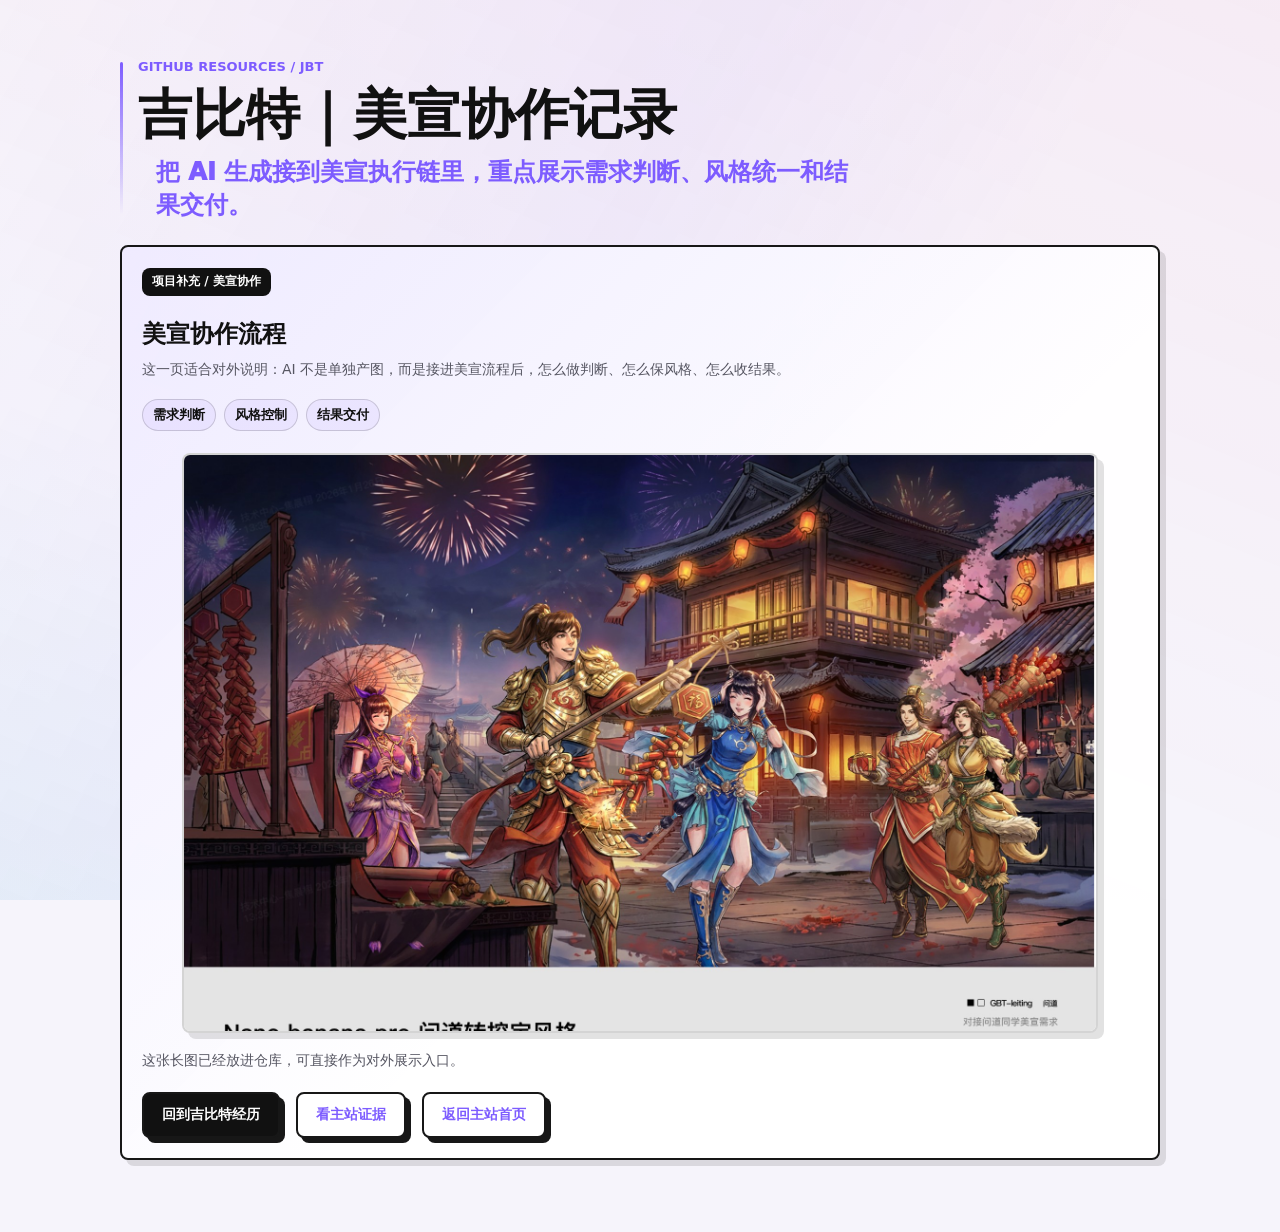
<file: assets/local-docs/jbt-ai-art.html>
<!doctype html>
<html lang="zh-CN">
  <head>
    <meta charset="utf-8">
    <meta name="viewport" content="width=device-width, initial-scale=1">
    <title>吉比特｜美宣协作记录</title>
    <link rel="stylesheet" href="../../styles.css">
    <link rel="stylesheet" href="../../evidence-fix.css">
    <style>
      body {
        margin: 0;
        background: #f6f4fb;
      }
      .local-doc-shell {
        width: min(1040px, calc(100% - 32px));
        margin: 0 auto;
        padding: 56px 0 72px;
      }
      .local-doc-shell .evidence-card {
        margin-top: 24px;
      }
      .local-doc-note {
        margin: 14px 0 0;
        color: rgba(17, 17, 17, 0.68);
        line-height: 1.55;
      }
      .local-pill-row {
        display: flex;
        flex-wrap: wrap;
        gap: 8px;
        margin: 18px 0 0;
      }
      .local-pill {
        display: inline-flex;
        align-items: center;
        min-height: 32px;
        padding: 4px 10px;
        border: 1px solid rgba(17, 17, 17, 0.16);
        border-radius: 999px;
        background: rgba(125, 92, 255, 0.08);
        font-size: 13px;
        font-weight: 800;
      }
      .preview-frame {
        margin-top: 22px;
        overflow: hidden;
        border: 2px solid rgba(17, 17, 17, 0.18);
        border-radius: 8px;
        background: #fff;
        box-shadow: 6px 6px 0 rgba(17, 17, 17, 0.12);
      }
      .preview-frame img {
        display: block;
        width: 100%;
        height: 64vh;
        object-fit: cover;
      }
      .preview-top img {
        object-position: top center;
      }
      .evidence-actions {
        margin-top: 20px;
      }
      .button {
        cursor: pointer;
        font: inherit;
      }
    </style>
  </head>
  <body>
    <main class="local-doc-shell">
      <div class="section-heading">
        <p class="eyebrow">GitHub Resources / JBT</p>
        <h2>吉比特｜美宣协作记录</h2>
        <p class="section-subtitle">把 AI 生成接到美宣执行链里，重点展示需求判断、风格统一和结果交付。</p>
      </div>

      <article class="evidence-card">
        <span class="evidence-meta">项目补充 / 美宣协作</span>
        <h3>美宣协作流程</h3>
        <p>这一页适合对外说明：AI 不是单独产图，而是接进美宣流程后，怎么做判断、怎么保风格、怎么收结果。</p>
        <div class="local-pill-row" aria-label="关键词">
          <span class="local-pill">需求判断</span>
          <span class="local-pill">风格控制</span>
          <span class="local-pill">结果交付</span>
        </div>
        <figure class="preview-frame preview-top" aria-label="吉比特内容上半段预览">
          <img src="../jbt-external.jpg" alt="吉比特内容总览，上半段展示美宣协作部分">
        </figure>
        <p class="local-doc-note">这张长图已经放进仓库，可直接作为对外展示入口。</p>
        <div class="evidence-actions">
          <a class="button primary" href="../../index.html#experience">回到吉比特经历</a>
          <a class="button secondary" href="../../index.html#evidence-jbt">看主站证据</a>
          <a class="button secondary" href="../../index.html">返回主站首页</a>
        </div>
      </article>
    </main>
  </body>
</html>
</file>
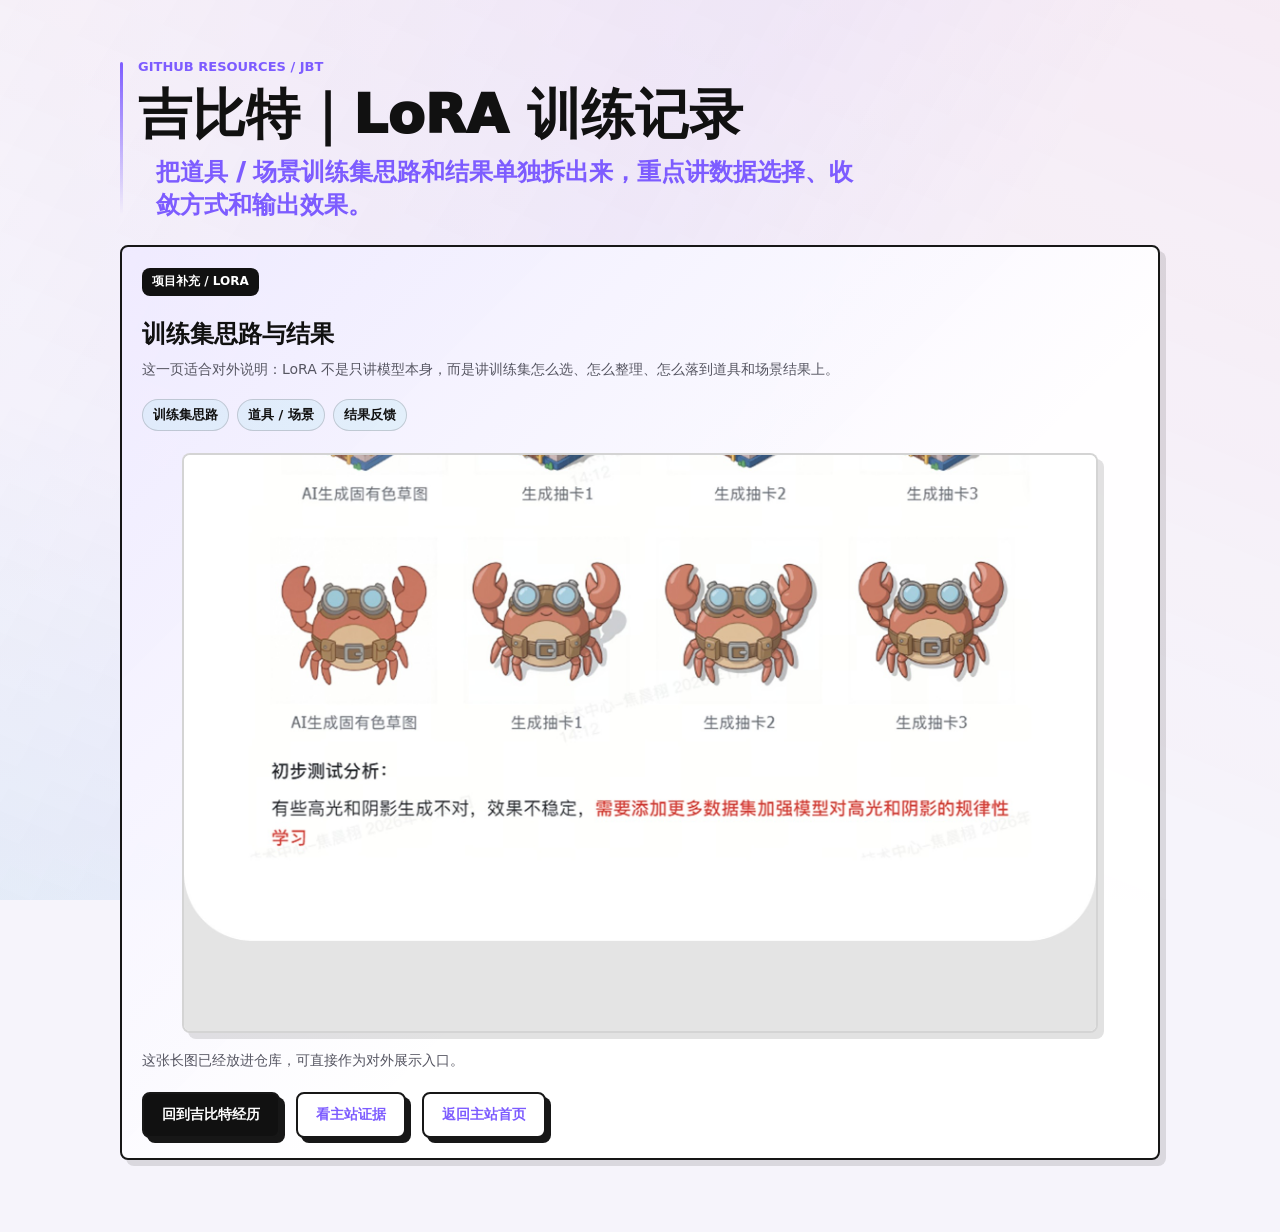
<file: assets/local-docs/jbt-lora-training.html>
<!doctype html>
<html lang="zh-CN">
  <head>
    <meta charset="utf-8">
    <meta name="viewport" content="width=device-width, initial-scale=1">
    <title>吉比特｜LoRA 训练记录</title>
    <link rel="stylesheet" href="../../styles.css">
    <link rel="stylesheet" href="../../evidence-fix.css">
    <style>
      body {
        margin: 0;
        background: #f6f4fb;
      }
      .local-doc-shell {
        width: min(1040px, calc(100% - 32px));
        margin: 0 auto;
        padding: 56px 0 72px;
      }
      .local-doc-shell .evidence-card {
        margin-top: 24px;
      }
      .local-doc-note {
        margin: 14px 0 0;
        color: rgba(17, 17, 17, 0.68);
        line-height: 1.55;
      }
      .local-pill-row {
        display: flex;
        flex-wrap: wrap;
        gap: 8px;
        margin: 18px 0 0;
      }
      .local-pill {
        display: inline-flex;
        align-items: center;
        min-height: 32px;
        padding: 4px 10px;
        border: 1px solid rgba(17, 17, 17, 0.16);
        border-radius: 999px;
        background: rgba(17, 199, 201, 0.08);
        font-size: 13px;
        font-weight: 800;
      }
      .preview-frame {
        margin-top: 22px;
        overflow: hidden;
        border: 2px solid rgba(17, 17, 17, 0.18);
        border-radius: 8px;
        background: #fff;
        box-shadow: 6px 6px 0 rgba(17, 17, 17, 0.12);
      }
      .preview-frame img {
        display: block;
        width: 100%;
        height: 64vh;
        object-fit: cover;
      }
      .preview-bottom img {
        object-position: center bottom;
      }
      .evidence-actions {
        margin-top: 20px;
      }
      .button {
        cursor: pointer;
        font: inherit;
      }
    </style>
  </head>
  <body>
    <main class="local-doc-shell">
      <div class="section-heading">
        <p class="eyebrow">GitHub Resources / JBT</p>
        <h2>吉比特｜LoRA 训练记录</h2>
        <p class="section-subtitle">把道具 / 场景训练集思路和结果单独拆出来，重点讲数据选择、收敛方式和输出效果。</p>
      </div>

      <article class="evidence-card">
        <span class="evidence-meta">项目补充 / LoRA</span>
        <h3>训练集思路与结果</h3>
        <p>这一页适合对外说明：LoRA 不是只讲模型本身，而是讲训练集怎么选、怎么整理、怎么落到道具和场景结果上。</p>
        <div class="local-pill-row" aria-label="关键词">
          <span class="local-pill">训练集思路</span>
          <span class="local-pill">道具 / 场景</span>
          <span class="local-pill">结果反馈</span>
        </div>
        <figure class="preview-frame preview-bottom" aria-label="吉比特内容下半段预览">
          <img src="../jbt-external.jpg" alt="吉比特内容总览，下半段展示 LoRA 训练思路和结果部分">
        </figure>
        <p class="local-doc-note">这张长图已经放进仓库，可直接作为对外展示入口。</p>
        <div class="evidence-actions">
          <a class="button primary" href="../../index.html#experience">回到吉比特经历</a>
          <a class="button secondary" href="../../index.html#evidence-jbt">看主站证据</a>
          <a class="button secondary" href="../../index.html">返回主站首页</a>
        </div>
      </article>
    </main>
  </body>
</html>
</file>
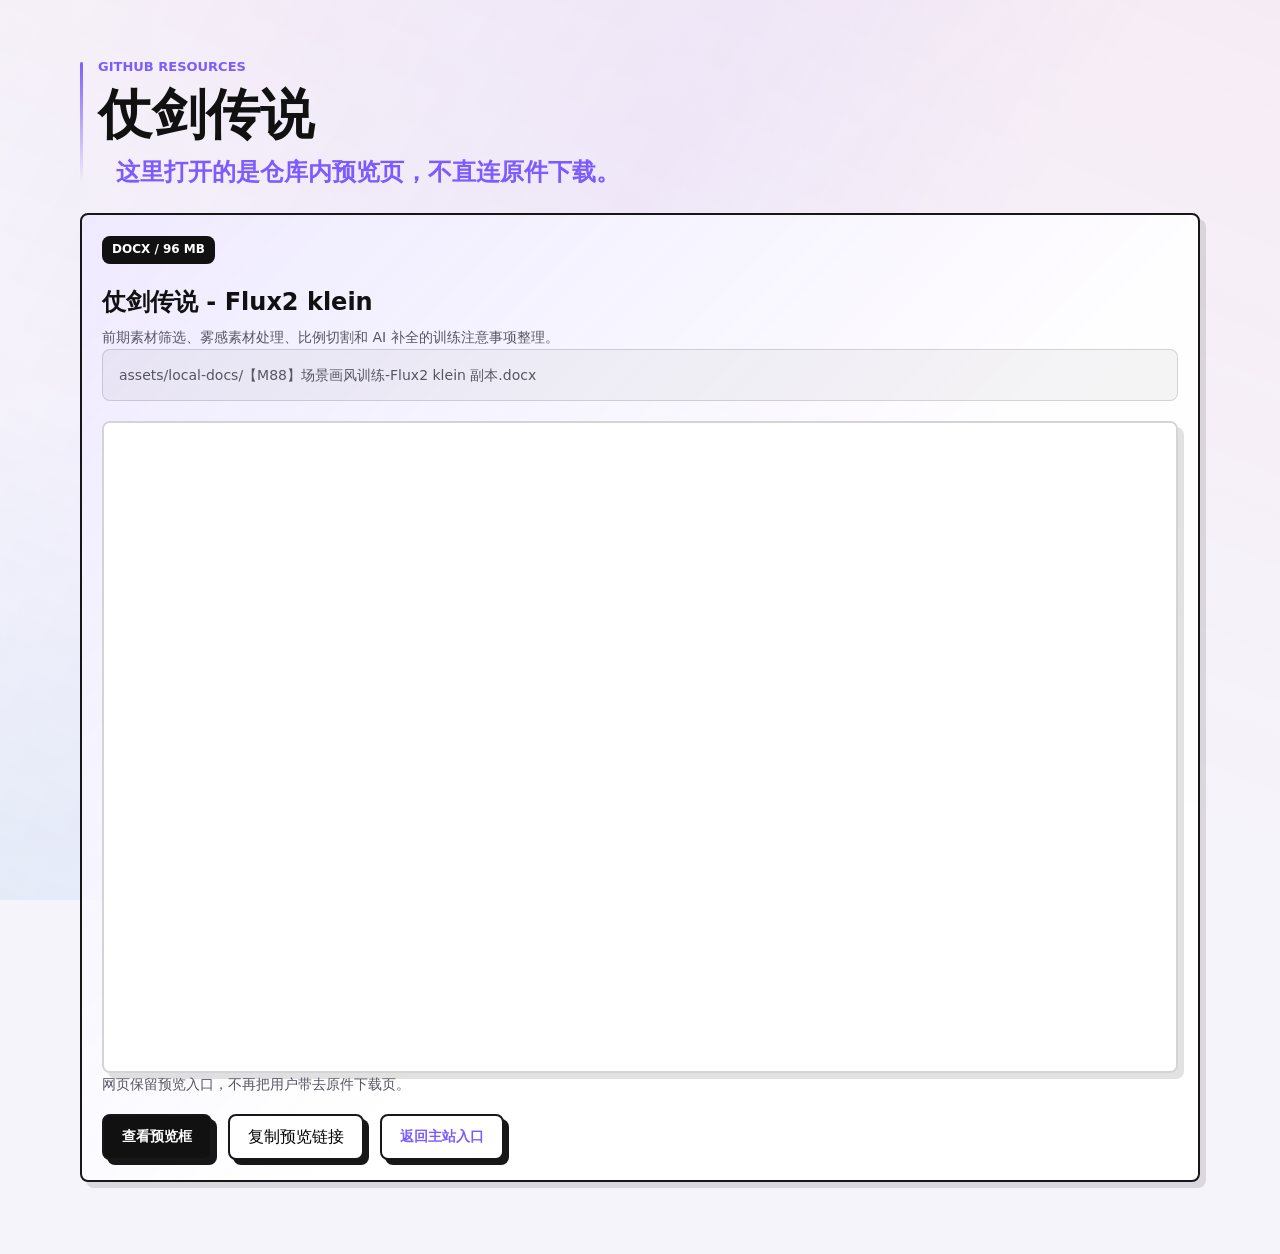
<file: assets/local-docs/m88-scene-training.html>
<!doctype html>
<html lang="zh-CN">
  <head>
    <meta charset="utf-8">
    <meta name="viewport" content="width=device-width, initial-scale=1">
    <title>仗剑传说预览</title>
    <link rel="stylesheet" href="../../styles.css">
    <link rel="stylesheet" href="../../evidence-fix.css">
    <style>
      body {
        margin: 0;
        background: #f6f4fb;
      }
      .local-doc-shell {
        width: min(1120px, calc(100% - 32px));
        margin: 0 auto;
        padding: 56px 0 72px;
      }
      .local-doc-shell .evidence-card {
        margin-top: 24px;
      }
      .preview-frame {
        margin-top: 20px;
        overflow: hidden;
        border: 2px solid rgba(17, 17, 17, 0.18);
        border-radius: 8px;
        background: #fff;
        box-shadow: 6px 6px 0 rgba(17, 17, 17, 0.12);
      }
      .preview-frame iframe {
        display: block;
        width: 100%;
        height: 72vh;
        border: 0;
        background: #fff;
      }
      .preview-doc-cover {
        display: grid;
        gap: 16px;
        padding: 28px;
        min-height: 72vh;
        background:
          linear-gradient(180deg, rgba(17, 199, 201, 0.08), rgba(255, 255, 255, 0.92)),
          #fff;
      }
      .preview-doc-cover h4 {
        margin: 0;
        font-size: 28px;
        line-height: 1.15;
      }
      .preview-doc-cover p {
        margin: 0;
        color: rgba(17, 17, 17, 0.76);
        line-height: 1.6;
      }
      .preview-doc-cover ul {
        margin: 0;
        padding-left: 20px;
        color: rgba(17, 17, 17, 0.82);
        line-height: 1.75;
      }
      .preview-doc-cover li + li {
        margin-top: 8px;
      }
      .local-doc-path {
        margin-top: 16px;
        padding: 14px 16px;
        border: 1px solid rgba(17, 17, 17, 0.14);
        border-radius: 8px;
        background: rgba(17, 17, 17, 0.04);
        word-break: break-all;
      }
      .local-doc-note {
        margin-top: 12px;
        color: rgba(17, 17, 17, 0.68);
        line-height: 1.55;
      }
      .button {
        cursor: pointer;
        font: inherit;
      }
    </style>
  </head>
  <body>
    <main class="local-doc-shell">
      <div class="section-heading">
        <p class="eyebrow">GitHub Resources</p>
        <h2>仗剑传说</h2>
        <p class="section-subtitle">这里打开的是仓库内预览页，不直连原件下载。</p>
      </div>

      <article class="evidence-card">
        <span class="evidence-meta">DOCX / 96 MB</span>
        <h3>仗剑传说 - Flux2 klein</h3>
        <p>前期素材筛选、雾感素材处理、比例切割和 AI 补全的训练注意事项整理。</p>
        <p class="local-doc-path">assets/local-docs/【M88】场景画风训练-Flux2 klein  副本.docx</p>
        <div class="preview-frame" id="preview">
          <iframe id="preview-frame" title="仗剑传说在线预览" loading="lazy"></iframe>
        </div>
        <p class="local-doc-note">网页保留预览入口，不再把用户带去原件下载页。</p>
        <div class="evidence-actions">
          <a class="button primary" id="open-local" href="#preview">查看预览框</a>
          <button class="button secondary" id="copy-local" type="button">复制预览链接</button>
          <a class="button secondary" href="../../index.html#local-docs">返回主站入口</a>
        </div>
      </article>
    </main>

    <script>
      const docUrl = new URL("【M88】场景画风训练-Flux2 klein  副本.docx", document.baseURI).href;
      const previewUrl = `https://view.officeapps.live.com/op/embed.aspx?src=${encodeURIComponent(docUrl)}`;
      const copyLocal = document.getElementById("copy-local");
      const previewFrame = document.getElementById("preview-frame");

      previewFrame.src = previewUrl;

      async function copyText(text) {
        try {
          if (navigator.clipboard && window.isSecureContext) {
            await navigator.clipboard.writeText(text);
            return true;
          }
        } catch (error) {
          // fall through to prompt
        }

        window.prompt("复制下面这段预览链接：", text);
        return false;
      }

      copyLocal.addEventListener("click", async () => {
        await copyText(location.href);
        copyLocal.textContent = "已复制";
        setTimeout(() => {
          copyLocal.textContent = "复制预览链接";
        }, 1200);
      });
    </script>
  </body>
</html>
</file>
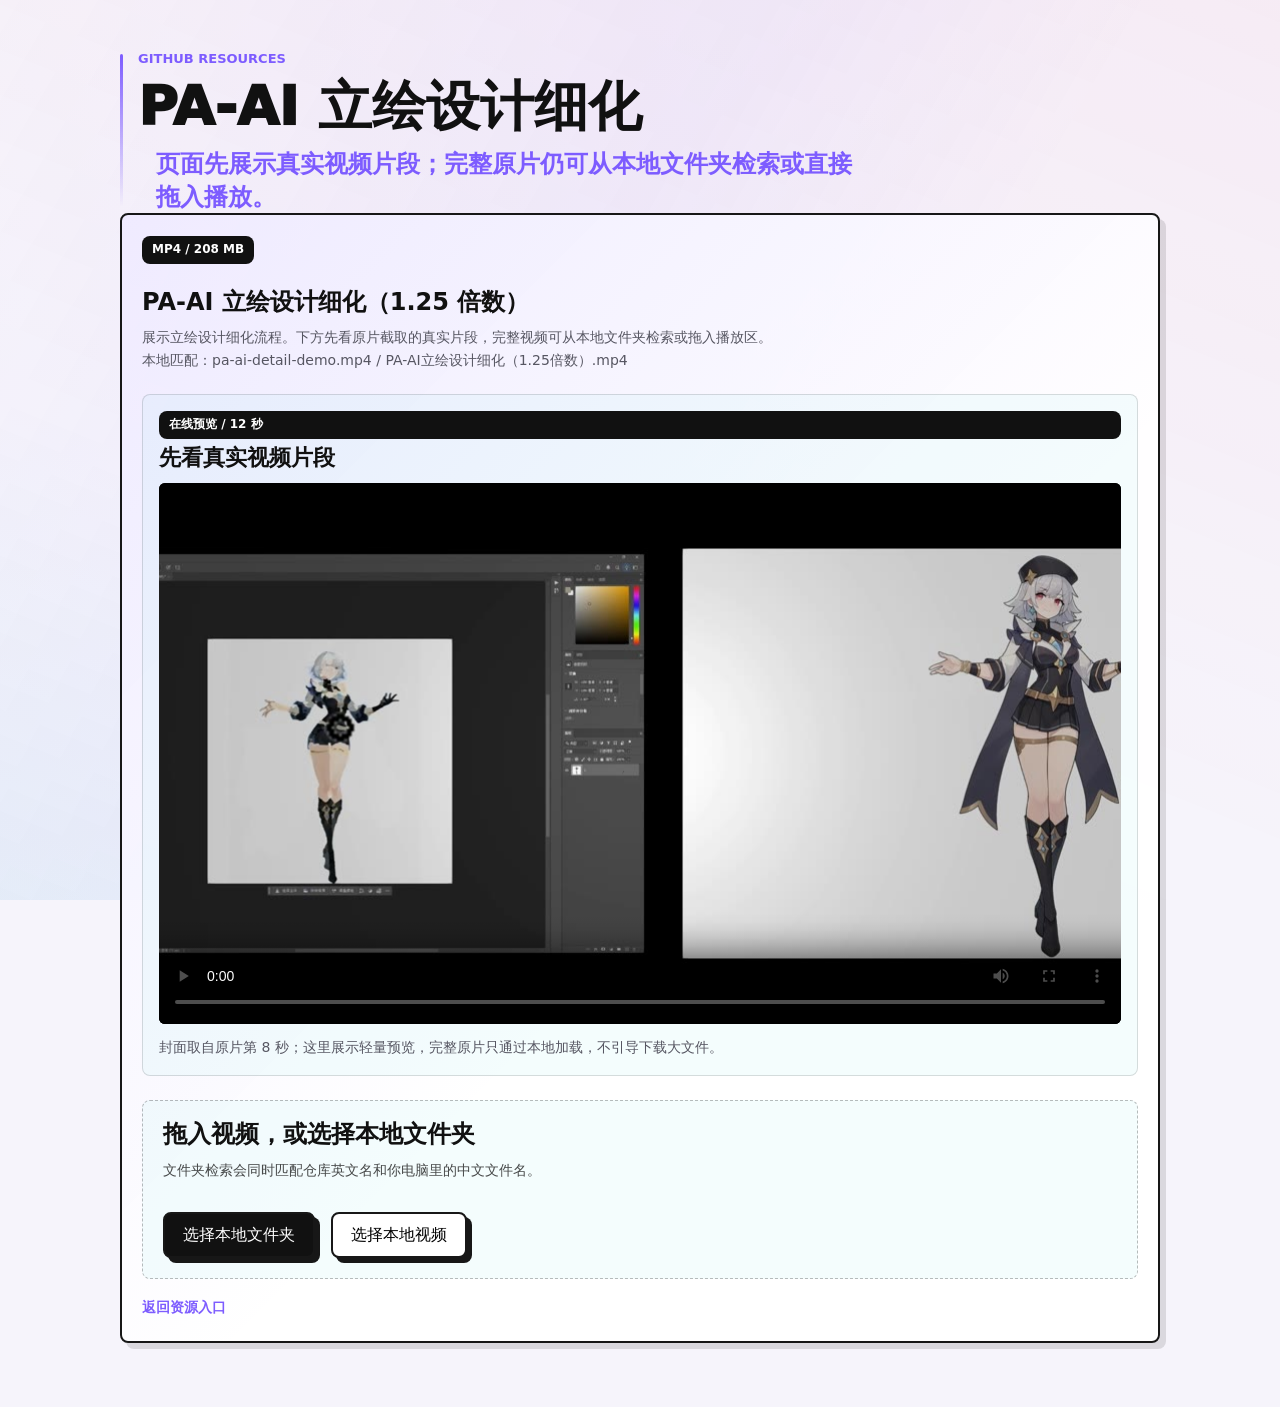
<file: assets/local-docs/pa-ai-detail-demo.html>
<!doctype html>
<html lang="zh-CN">
  <head>
    <meta charset="utf-8">
    <meta name="viewport" content="width=device-width, initial-scale=1">
    <title>pa ai 立绘设计细化预览</title>
    <link rel="stylesheet" href="../../styles.css">
    <link rel="stylesheet" href="../../evidence-fix.css">
    <style>
      body {
        margin: 0;
        background: #f6f4fb;
      }
      [hidden] {
        display: none !important;
      }
      .local-doc-shell {
        width: min(1040px, calc(100% - 32px));
        margin: 0 auto;
        padding: 48px 0 64px;
      }
      .local-video-stage {
        display: grid;
        gap: 14px;
        min-height: 0;
        padding: 20px;
        border: 1px dashed rgba(17, 17, 17, 0.28);
        border-radius: 8px;
        background: rgba(17, 199, 201, 0.045);
        align-content: start;
      }
      .public-preview {
        display: grid;
        gap: 12px;
        margin: 22px 0 24px;
        padding: 16px;
        border: 1px solid rgba(17, 17, 17, 0.14);
        border-radius: 8px;
        background: rgba(17, 199, 201, 0.045);
      }
      .public-preview-heading {
        display: grid;
        gap: 6px;
      }
      .public-preview-heading h4 {
        margin: 0;
        font-size: 22px;
        line-height: 1.2;
      }
      .public-preview-player {
        display: block;
        width: 100%;
        aspect-ratio: 16 / 9;
        border-radius: 6px;
        background: #111;
        object-fit: contain;
      }
      .public-preview-caption {
        margin: 0;
        color: rgba(17, 17, 17, 0.68);
        font-size: 13px;
        line-height: 1.5;
      }
      .local-video-stage.is-dragover {
        background: rgba(17, 199, 201, 0.1);
        border-color: rgba(17, 199, 201, 0.72);
      }
      .local-video-placeholder,
      .local-video-viewer {
        display: grid;
        gap: 12px;
        min-height: 0;
        padding: 0;
        align-content: start;
      }
      .local-video-placeholder h4,
      .local-video-viewer h4 {
        margin: 0;
        font-size: 24px;
        line-height: 1.15;
      }
      .local-video-placeholder p,
      .local-video-viewer p {
        margin: 0;
        color: rgba(17, 17, 17, 0.76);
        line-height: 1.55;
      }
      .local-doc-path,
      .local-doc-note {
        margin: 10px 0 0;
        color: rgba(17, 17, 17, 0.68);
        font-size: 13px;
        line-height: 1.5;
      }
      .local-doc-path {
        word-break: break-all;
      }
      .local-video-player {
        width: 100%;
        min-height: 320px;
        max-height: 68vh;
        border: 1px solid rgba(17, 17, 17, 0.14);
        border-radius: 8px;
        background: rgba(17, 17, 17, 0.06);
        box-shadow: inset 0 0 0 1px rgba(255, 255, 255, 0.42);
      }
      .local-video-name {
        margin: 0;
        color: rgba(17, 17, 17, 0.68);
        word-break: break-all;
      }
      .button {
        cursor: pointer;
        font: inherit;
      }
    </style>
  </head>
  <body>
    <main class="local-doc-shell">
      <div class="section-heading">
        <p class="eyebrow">GitHub Resources</p>
        <h2>PA-AI 立绘设计细化</h2>
        <p class="section-subtitle">页面先展示真实视频片段；完整原片仍可从本地文件夹检索或直接拖入播放。</p>
      </div>

      <article class="evidence-card">
        <span class="evidence-meta">MP4 / 208 MB</span>
        <h3>PA-AI 立绘设计细化（1.25 倍数）</h3>
        <p>展示立绘设计细化流程。下方先看原片截取的真实片段，完整视频可从本地文件夹检索或拖入播放区。</p>
        <p class="local-doc-path">本地匹配：pa-ai-detail-demo.mp4 / PA-AI立绘设计细化（1.25倍数）.mp4</p>
        <div class="public-preview">
          <div class="public-preview-heading">
            <span class="evidence-meta">在线预览 / 12 秒</span>
            <h4>先看真实视频片段</h4>
          </div>
          <video class="public-preview-player" controls preload="metadata" playsinline poster="pa-ai-detail-preview.jpg">
            <source src="pa-ai-detail-preview.mp4" type="video/mp4">
          </video>
          <p class="public-preview-caption">封面取自原片第 8 秒；这里展示轻量预览，完整原片只通过本地加载，不引导下载大文件。</p>
        </div>
        <div class="local-video-stage" id="dropzone">
          <div class="local-video-placeholder" id="empty-state">
            <h4>拖入视频，或选择本地文件夹</h4>
            <p>文件夹检索会同时匹配仓库英文名和你电脑里的中文文件名。</p>
            <div class="evidence-actions">
              <button class="button primary" id="pick-local-folder" type="button">选择本地文件夹</button>
              <button class="button secondary" id="pick-local-video" type="button">选择本地视频</button>
            </div>
          </div>
          <div class="local-video-viewer" id="viewer" hidden>
            <video class="local-video-player" id="local-video" controls playsinline></video>
            <p class="local-video-name" id="file-name"></p>
            <div class="evidence-actions">
              <button class="button primary" id="change-local-folder" type="button">重新检索文件夹</button>
              <button class="button secondary" id="change-local-video" type="button">换一个本地视频</button>
            </div>
          </div>
        </div>
        <a class="local-doc-note" href="../../index.html#local-docs">返回资源入口</a>
      </article>
    </main>

    <script>
      const pickLocalFolder = document.getElementById("pick-local-folder");
      const pickLocalVideo = document.getElementById("pick-local-video");
      const changeLocalFolder = document.getElementById("change-local-folder");
      const changeLocalVideo = document.getElementById("change-local-video");
      const localVideoInput = document.createElement("input");
      const dropzone = document.getElementById("dropzone");
      const emptyState = document.getElementById("empty-state");
      const viewer = document.getElementById("viewer");
      const localVideo = document.getElementById("local-video");
      const fileName = document.getElementById("file-name");
      const targetFileNames = ["pa-ai-detail-demo.mp4", "PA-AI立绘设计细化（1.25倍数）.mp4", "PA-AI立绘设计细化（1.25倍数）", "PA-AI立绘设计细化"];
      let currentVideoUrl = "";

      localVideoInput.type = "file";
      localVideoInput.accept = ".mp4,video/*";
      localVideoInput.hidden = true;
      document.body.appendChild(localVideoInput);

      function loadLocalFile(file) {
        const isVideo = file && (file.type.startsWith("video/") || /\.(mp4|webm|mov|m4v|avi)$/i.test(file.name));
        if (!isVideo) {
          window.alert("请选择一个视频文件。");
          return;
        }

        if (currentVideoUrl) {
          URL.revokeObjectURL(currentVideoUrl);
        }

        currentVideoUrl = URL.createObjectURL(file);
        localVideo.src = currentVideoUrl;
        fileName.textContent = `已载入：${file.name}`;
        emptyState.hidden = true;
        viewer.hidden = false;
        localVideo.play().catch(() => {});
      }

      function normalizeFileName(name) {
        return name
          .toLowerCase()
          .replace(/\.[^.]+$/, "")
          .replace(/[\s_()\-\[\]{}（）【】]+/g, "");
      }

      const normalizedTargetNames = targetFileNames.map(normalizeFileName);

      function matchesTargetFile(name) {
        const normalizedName = normalizeFileName(name);
        return normalizedTargetNames.some((target) => normalizedName === target || normalizedName.includes(target) || target.includes(normalizedName));
      }

      async function findFileInDirectory(directoryHandle) {
        for await (const [name, handle] of directoryHandle.entries()) {
          if (handle.kind === "file" && matchesTargetFile(name)) {
            return handle.getFile();
          }
          if (handle.kind === "directory") {
            const nestedFile = await findFileInDirectory(handle);
            if (nestedFile) {
              return nestedFile;
            }
          }
        }
        return null;
      }

      async function openFolderPicker() {
        if (!window.showDirectoryPicker) {
          window.alert("当前浏览器不支持文件夹检索，请改用选择本地视频。");
          return;
        }

        try {
          const directoryHandle = await window.showDirectoryPicker({ mode: "read" });
          const foundFile = await findFileInDirectory(directoryHandle);
          if (foundFile) {
            loadLocalFile(foundFile);
          } else {
            window.alert("没有找到对应视频。可以直接拖入 mp4，或点“选择本地视频”手动载入。");
          }
        } catch (error) {
          if (error && error.name !== "AbortError") {
            console.error(error);
          }
        }
      }

      function openPicker() {
        localVideoInput.value = "";
        localVideoInput.click();
      }

      pickLocalFolder.addEventListener("click", openFolderPicker);
      pickLocalVideo.addEventListener("click", openPicker);
      changeLocalFolder.addEventListener("click", openFolderPicker);
      changeLocalVideo.addEventListener("click", openPicker);

      localVideoInput.addEventListener("change", () => {
        const [file] = localVideoInput.files || [];
        if (file) {
          loadLocalFile(file);
        }
      });

      dropzone.addEventListener("dragover", (event) => {
        event.preventDefault();
        dropzone.classList.add("is-dragover");
      });

      dropzone.addEventListener("dragleave", () => {
        dropzone.classList.remove("is-dragover");
      });

      dropzone.addEventListener("drop", (event) => {
        event.preventDefault();
        dropzone.classList.remove("is-dragover");
        const [file] = event.dataTransfer.files || [];
        if (file) {
          loadLocalFile(file);
        }
      });

    </script>
  </body>
</html>
</file>
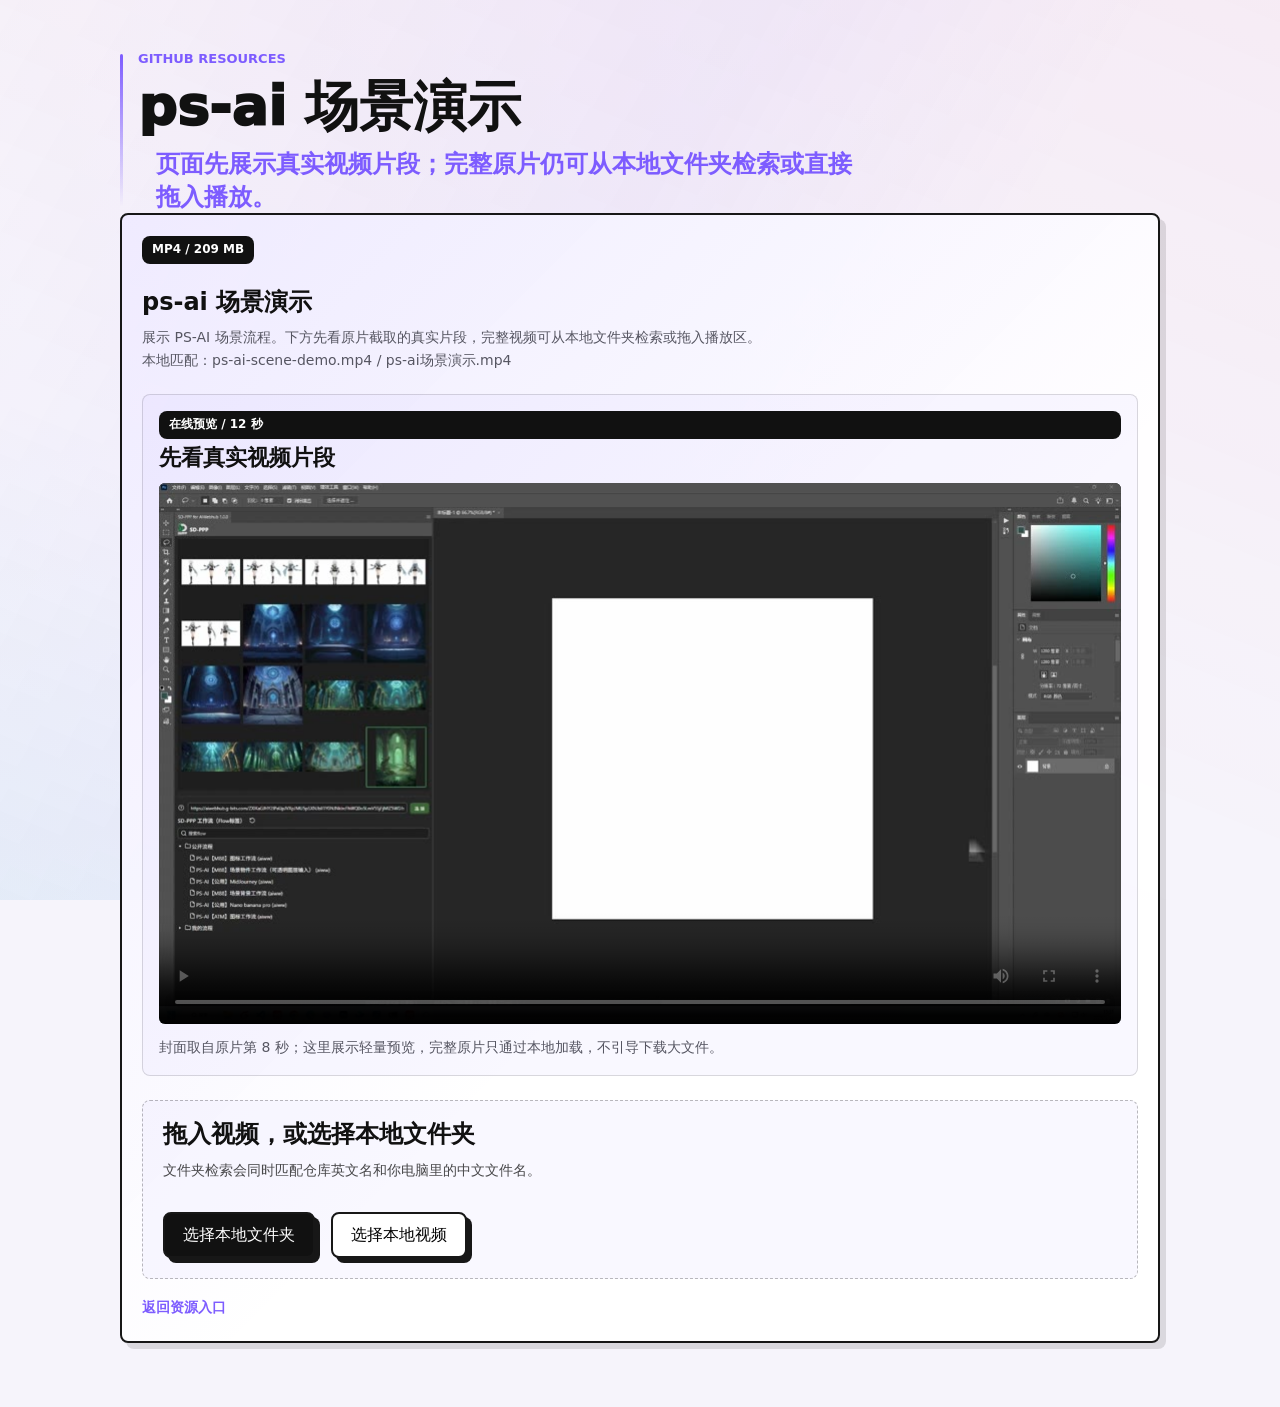
<file: assets/local-docs/ps-ai-scene-demo.html>
<!doctype html>
<html lang="zh-CN">
  <head>
    <meta charset="utf-8">
    <meta name="viewport" content="width=device-width, initial-scale=1">
    <title>ps ai 场景演示预览</title>
    <link rel="stylesheet" href="../../styles.css">
    <link rel="stylesheet" href="../../evidence-fix.css">
    <style>
      body {
        margin: 0;
        background: #f6f4fb;
      }
      [hidden] {
        display: none !important;
      }
      .local-doc-shell {
        width: min(1040px, calc(100% - 32px));
        margin: 0 auto;
        padding: 48px 0 64px;
      }
      .local-video-stage {
        display: grid;
        gap: 14px;
        min-height: 0;
        padding: 20px;
        border: 1px dashed rgba(17, 17, 17, 0.28);
        border-radius: 8px;
        background: rgba(125, 92, 255, 0.045);
        align-content: start;
      }
      .public-preview {
        display: grid;
        gap: 12px;
        margin: 22px 0 24px;
        padding: 16px;
        border: 1px solid rgba(17, 17, 17, 0.14);
        border-radius: 8px;
        background: rgba(125, 92, 255, 0.045);
      }
      .public-preview-heading {
        display: grid;
        gap: 6px;
      }
      .public-preview-heading h4 {
        margin: 0;
        font-size: 22px;
        line-height: 1.2;
      }
      .public-preview-player {
        display: block;
        width: 100%;
        aspect-ratio: 16 / 9;
        border-radius: 6px;
        background: #111;
        object-fit: contain;
      }
      .public-preview-caption {
        margin: 0;
        color: rgba(17, 17, 17, 0.68);
        font-size: 13px;
        line-height: 1.5;
      }
      .local-video-stage.is-dragover {
        background: rgba(125, 92, 255, 0.1);
        border-color: rgba(125, 92, 255, 0.72);
      }
      .local-video-placeholder,
      .local-video-viewer {
        display: grid;
        gap: 12px;
        min-height: 0;
        padding: 0;
        align-content: start;
      }
      .local-video-placeholder h4,
      .local-video-viewer h4 {
        margin: 0;
        font-size: 24px;
        line-height: 1.15;
      }
      .local-video-placeholder p,
      .local-video-viewer p {
        margin: 0;
        color: rgba(17, 17, 17, 0.76);
        line-height: 1.55;
      }
      .local-doc-path,
      .local-doc-note {
        margin: 10px 0 0;
        color: rgba(17, 17, 17, 0.68);
        font-size: 13px;
        line-height: 1.5;
      }
      .local-doc-path {
        word-break: break-all;
      }
      .local-video-player {
        width: 100%;
        min-height: 320px;
        max-height: 68vh;
        border: 1px solid rgba(17, 17, 17, 0.14);
        border-radius: 8px;
        background: rgba(17, 17, 17, 0.06);
        box-shadow: inset 0 0 0 1px rgba(255, 255, 255, 0.42);
      }
      .local-video-name {
        margin: 0;
        color: rgba(17, 17, 17, 0.68);
        word-break: break-all;
      }
      .button {
        cursor: pointer;
        font: inherit;
      }
    </style>
  </head>
  <body>
    <main class="local-doc-shell">
      <div class="section-heading">
        <p class="eyebrow">GitHub Resources</p>
        <h2>ps-ai 场景演示</h2>
        <p class="section-subtitle">页面先展示真实视频片段；完整原片仍可从本地文件夹检索或直接拖入播放。</p>
      </div>

      <article class="evidence-card">
        <span class="evidence-meta">MP4 / 209 MB</span>
        <h3>ps-ai 场景演示</h3>
        <p>展示 PS-AI 场景流程。下方先看原片截取的真实片段，完整视频可从本地文件夹检索或拖入播放区。</p>
        <p class="local-doc-path">本地匹配：ps-ai-scene-demo.mp4 / ps-ai场景演示.mp4</p>
        <div class="public-preview">
          <div class="public-preview-heading">
            <span class="evidence-meta">在线预览 / 12 秒</span>
            <h4>先看真实视频片段</h4>
          </div>
          <video class="public-preview-player" controls preload="metadata" playsinline poster="ps-ai-scene-preview.jpg">
            <source src="ps-ai-scene-preview.mp4" type="video/mp4">
          </video>
          <p class="public-preview-caption">封面取自原片第 8 秒；这里展示轻量预览，完整原片只通过本地加载，不引导下载大文件。</p>
        </div>
        <div class="local-video-stage" id="dropzone">
          <div class="local-video-placeholder" id="empty-state">
            <h4>拖入视频，或选择本地文件夹</h4>
            <p>文件夹检索会同时匹配仓库英文名和你电脑里的中文文件名。</p>
            <div class="evidence-actions">
              <button class="button primary" id="pick-local-folder" type="button">选择本地文件夹</button>
              <button class="button secondary" id="pick-local-video" type="button">选择本地视频</button>
            </div>
          </div>
          <div class="local-video-viewer" id="viewer" hidden>
            <video class="local-video-player" id="local-video" controls playsinline></video>
            <p class="local-video-name" id="file-name"></p>
            <div class="evidence-actions">
              <button class="button primary" id="change-local-folder" type="button">重新检索文件夹</button>
              <button class="button secondary" id="change-local-video" type="button">换一个本地视频</button>
            </div>
          </div>
        </div>
        <a class="local-doc-note" href="../../index.html#local-docs">返回资源入口</a>
      </article>
    </main>

    <script>
      const pickLocalFolder = document.getElementById("pick-local-folder");
      const pickLocalVideo = document.getElementById("pick-local-video");
      const changeLocalFolder = document.getElementById("change-local-folder");
      const changeLocalVideo = document.getElementById("change-local-video");
      const localVideoInput = document.createElement("input");
      const dropzone = document.getElementById("dropzone");
      const emptyState = document.getElementById("empty-state");
      const viewer = document.getElementById("viewer");
      const localVideo = document.getElementById("local-video");
      const fileName = document.getElementById("file-name");
      const targetFileNames = ["ps-ai-scene-demo.mp4", "ps-ai场景演示.mp4", "ps-ai场景演示"];
      let currentVideoUrl = "";

      localVideoInput.type = "file";
      localVideoInput.accept = ".mp4,video/*";
      localVideoInput.hidden = true;
      document.body.appendChild(localVideoInput);

      function loadLocalFile(file) {
        const isVideo = file && (file.type.startsWith("video/") || /\.(mp4|webm|mov|m4v|avi)$/i.test(file.name));
        if (!isVideo) {
          window.alert("请选择一个视频文件。");
          return;
        }

        if (currentVideoUrl) {
          URL.revokeObjectURL(currentVideoUrl);
        }

        currentVideoUrl = URL.createObjectURL(file);
        localVideo.src = currentVideoUrl;
        fileName.textContent = `已载入：${file.name}`;
        emptyState.hidden = true;
        viewer.hidden = false;
        localVideo.play().catch(() => {});
      }

      function normalizeFileName(name) {
        return name
          .toLowerCase()
          .replace(/\.[^.]+$/, "")
          .replace(/[\s_()\-\[\]{}（）【】]+/g, "");
      }

      const normalizedTargetNames = targetFileNames.map(normalizeFileName);

      function matchesTargetFile(name) {
        const normalizedName = normalizeFileName(name);
        return normalizedTargetNames.some((target) => normalizedName === target || normalizedName.includes(target) || target.includes(normalizedName));
      }

      async function findFileInDirectory(directoryHandle) {
        for await (const [name, handle] of directoryHandle.entries()) {
          if (handle.kind === "file" && matchesTargetFile(name)) {
            return handle.getFile();
          }
          if (handle.kind === "directory") {
            const nestedFile = await findFileInDirectory(handle);
            if (nestedFile) {
              return nestedFile;
            }
          }
        }
        return null;
      }

      async function openFolderPicker() {
        if (!window.showDirectoryPicker) {
          window.alert("当前浏览器不支持文件夹检索，请改用选择本地视频。");
          return;
        }

        try {
          const directoryHandle = await window.showDirectoryPicker({ mode: "read" });
          const foundFile = await findFileInDirectory(directoryHandle);
          if (foundFile) {
            loadLocalFile(foundFile);
          } else {
            window.alert("没有找到对应视频。可以直接拖入 mp4，或点“选择本地视频”手动载入。");
          }
        } catch (error) {
          if (error && error.name !== "AbortError") {
            console.error(error);
          }
        }
      }

      function openPicker() {
        localVideoInput.value = "";
        localVideoInput.click();
      }

      pickLocalFolder.addEventListener("click", openFolderPicker);
      pickLocalVideo.addEventListener("click", openPicker);
      changeLocalFolder.addEventListener("click", openFolderPicker);
      changeLocalVideo.addEventListener("click", openPicker);

      localVideoInput.addEventListener("change", () => {
        const [file] = localVideoInput.files || [];
        if (file) {
          loadLocalFile(file);
        }
      });

      dropzone.addEventListener("dragover", (event) => {
        event.preventDefault();
        dropzone.classList.add("is-dragover");
      });

      dropzone.addEventListener("dragleave", () => {
        dropzone.classList.remove("is-dragover");
      });

      dropzone.addEventListener("drop", (event) => {
        event.preventDefault();
        dropzone.classList.remove("is-dragover");
        const [file] = event.dataTransfer.files || [];
        if (file) {
          loadLocalFile(file);
        }
      });

    </script>
  </body>
</html>
</file>
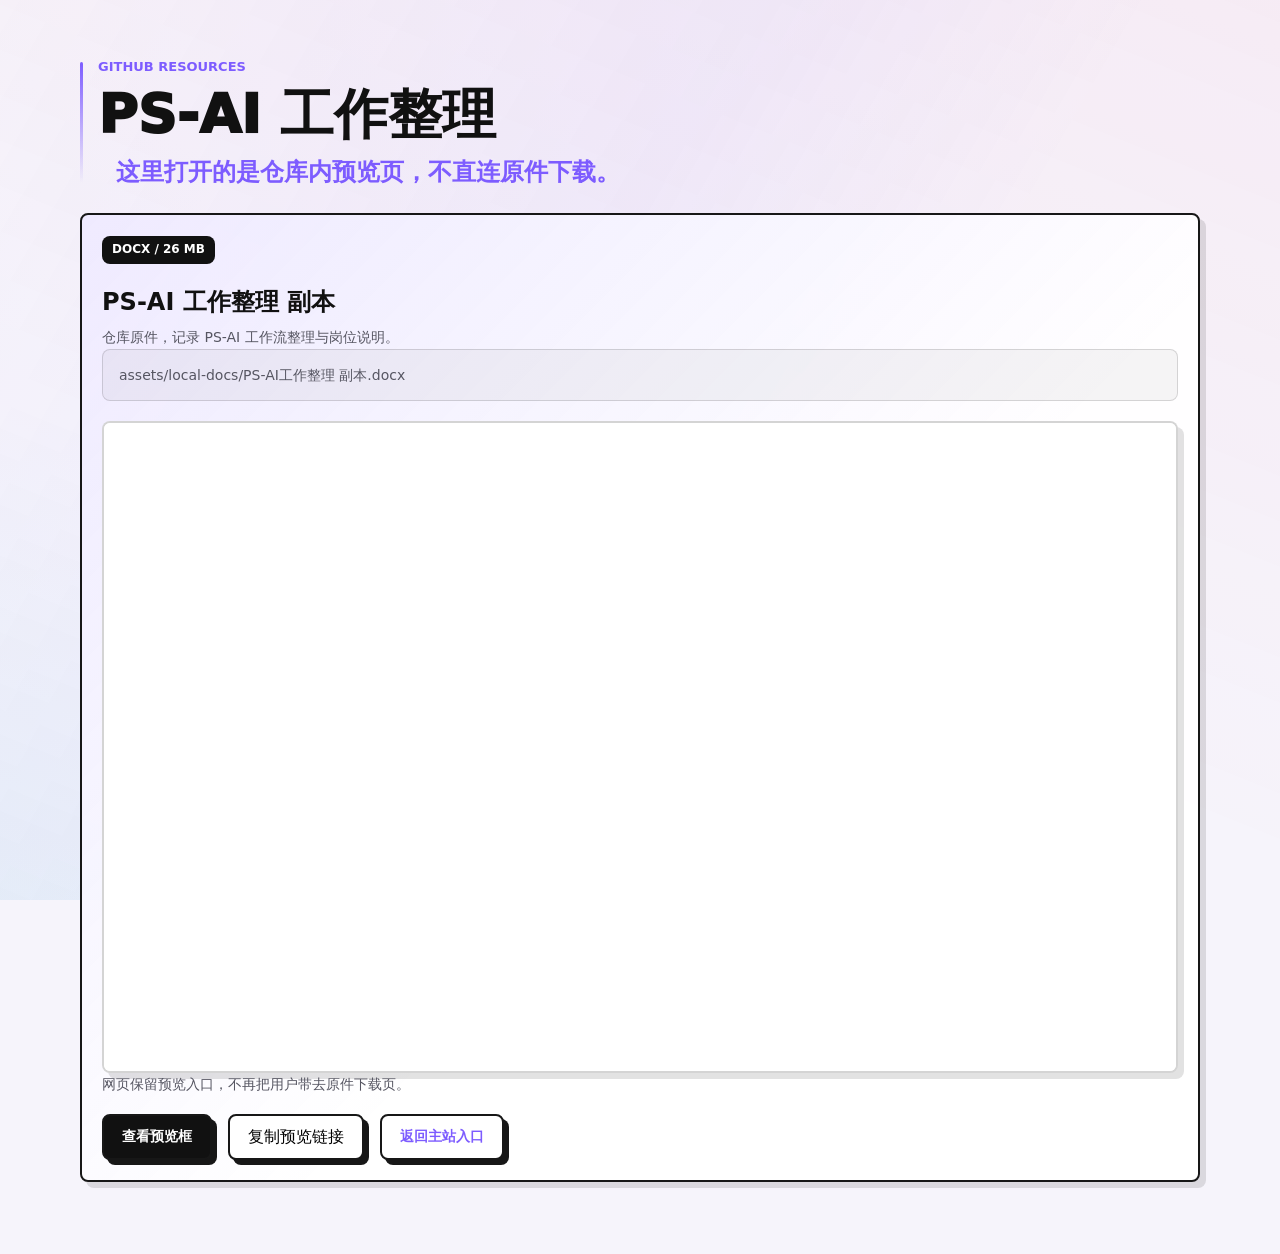
<file: assets/local-docs/ps-ai-workflow.html>
<!doctype html>
<html lang="zh-CN">
  <head>
    <meta charset="utf-8">
    <meta name="viewport" content="width=device-width, initial-scale=1">
    <title>PS-AI 工作整理预览</title>
    <link rel="stylesheet" href="../../styles.css">
    <link rel="stylesheet" href="../../evidence-fix.css">
    <style>
      body {
        margin: 0;
        background: #f6f4fb;
      }
      .local-doc-shell {
        width: min(1120px, calc(100% - 32px));
        margin: 0 auto;
        padding: 56px 0 72px;
      }
      .local-doc-shell .evidence-card {
        margin-top: 24px;
      }
      .preview-frame {
        margin-top: 20px;
        overflow: hidden;
        border: 2px solid rgba(17, 17, 17, 0.18);
        border-radius: 8px;
        background: #fff;
        box-shadow: 6px 6px 0 rgba(17, 17, 17, 0.12);
      }
      .preview-frame iframe {
        display: block;
        width: 100%;
        height: 72vh;
        border: 0;
        background: #fff;
      }
      .preview-doc-cover {
        display: grid;
        gap: 16px;
        padding: 28px;
        min-height: 72vh;
        background:
          linear-gradient(180deg, rgba(125, 92, 255, 0.08), rgba(255, 255, 255, 0.92)),
          #fff;
      }
      .preview-doc-cover h4 {
        margin: 0;
        font-size: 28px;
        line-height: 1.15;
      }
      .preview-doc-cover p {
        margin: 0;
        color: rgba(17, 17, 17, 0.76);
        line-height: 1.6;
      }
      .preview-doc-cover ul {
        margin: 0;
        padding-left: 20px;
        color: rgba(17, 17, 17, 0.82);
        line-height: 1.75;
      }
      .preview-doc-cover li + li {
        margin-top: 8px;
      }
      .local-doc-path {
        margin-top: 16px;
        padding: 14px 16px;
        border: 1px solid rgba(17, 17, 17, 0.14);
        border-radius: 8px;
        background: rgba(17, 17, 17, 0.04);
        word-break: break-all;
      }
      .local-doc-note {
        margin-top: 12px;
        color: rgba(17, 17, 17, 0.68);
        line-height: 1.55;
      }
      .button {
        cursor: pointer;
        font: inherit;
      }
    </style>
  </head>
  <body>
    <main class="local-doc-shell">
      <div class="section-heading">
        <p class="eyebrow">GitHub Resources</p>
        <h2>PS-AI 工作整理</h2>
        <p class="section-subtitle">这里打开的是仓库内预览页，不直连原件下载。</p>
      </div>

      <article class="evidence-card">
        <span class="evidence-meta">DOCX / 26 MB</span>
        <h3>PS-AI 工作整理 副本</h3>
        <p>仓库原件，记录 PS-AI 工作流整理与岗位说明。</p>
        <p class="local-doc-path">assets/local-docs/PS-AI工作整理 副本.docx</p>
        <div class="preview-frame" id="preview">
          <iframe id="preview-frame" title="PS-AI 工作整理在线预览" loading="lazy"></iframe>
        </div>
        <p class="local-doc-note">网页保留预览入口，不再把用户带去原件下载页。</p>
        <div class="evidence-actions">
          <a class="button primary" id="open-local" href="#preview">查看预览框</a>
          <button class="button secondary" id="copy-local" type="button">复制预览链接</button>
          <a class="button secondary" href="../../index.html#local-docs">返回主站入口</a>
        </div>
      </article>
    </main>

    <script>
      const docUrl = new URL("PS-AI工作整理 副本.docx", document.baseURI).href;
      const previewUrl = `https://view.officeapps.live.com/op/embed.aspx?src=${encodeURIComponent(docUrl)}`;
      const copyLocal = document.getElementById("copy-local");
      const previewFrame = document.getElementById("preview-frame");

      previewFrame.src = previewUrl;

      async function copyText(text) {
        try {
          if (navigator.clipboard && window.isSecureContext) {
            await navigator.clipboard.writeText(text);
            return true;
          }
        } catch (error) {
          // fall through to prompt
        }

        window.prompt("复制下面这段预览链接：", text);
        return false;
      }

      copyLocal.addEventListener("click", async () => {
        await copyText(location.href);
        copyLocal.textContent = "已复制";
        setTimeout(() => {
          copyLocal.textContent = "复制预览链接";
        }, 1200);
      });
    </script>
  </body>
</html>
</file>
<file: styles.css>
/* FINAL UI AUDIT OVERRIDES */
html body .evidence-section { width: min(1360px, calc(100% - 48px)) !important; }
html body .main-case-grid { display:grid !important; grid-template-columns:repeat(2,minmax(0,1fr)) !important; gap:24px !important; }
html body .main-case-card { width:auto !important; min-width:0 !important; padding:24px !important; overflow:hidden !important; }
html body #evidence-texture-platform { grid-column:1 / -1 !important; }
html body .evidence-image-tall, html body .shadow-proof-layout .evidence-shot-long { aspect-ratio:auto !important; height:auto !important; }
html body .evidence-image-tall img, html body .shadow-proof-layout .evidence-shot-long img { width:100% !important; height:auto !important; max-height:760px !important; object-fit:contain !important; }
/* Preserve native portrait ratio for long collages; remove legacy fixed
   heights from the figure and the image link generated by script.js. */
html body .evidence-shot.evidence-image-tall,
html body .shadow-proof-layout .evidence-shot-long,
html body .support-evidence-grid .evidence-shot.evidence-image-tall { height:auto !important; max-height:none !important; aspect-ratio:auto !important; }
html body .evidence-shot.evidence-image-tall .evidence-image-link,
html body .shadow-proof-layout .evidence-shot-long .evidence-image-link { display:block !important; width:100% !important; height:auto !important; max-height:none !important; }
html body .evidence-shot.evidence-image-tall img,
html body .shadow-proof-layout .evidence-shot-long img,
html body .support-evidence-grid .evidence-shot.evidence-image-tall img { display:block !important; width:100% !important; height:auto !important; max-height:none !important; aspect-ratio:auto !important; object-fit:contain !important; }
html body .main-case-card .evidence-shot video { width:100% !important; aspect-ratio:1 / 1 !important; object-fit:contain !important; background:#111 !important; }
html body .support-evidence-grid { display:grid !important; grid-template-columns:repeat(2,minmax(0,1fr)) !important; gap:18px !important; }
/* Case 03 has one portrait proof image; do not reserve an empty second
   column beside it. Center the evidence at a readable width instead. */
html body #evidence-texture-platform > .evidence-media-wide { display:block !important; width:100% !important; }
html body #evidence-texture-platform > .evidence-media-wide > .evidence-shot { display:flex !important; width:min(100%, 760px) !important; margin:0 !important; }
html body #evidence-texture-platform > .evidence-media-wide > .evidence-shot img { width:100% !important; height:auto !important; max-height:none !important; object-fit:contain !important; }
/* Supporting evidence uses the same readable two-column composition. */
html body .support-evidence-grid > .evidence-card { display:grid !important; grid-template-columns:minmax(0,1.05fr) minmax(360px,.95fr) !important; column-gap:28px !important; align-items:start !important; }
html body .support-evidence-grid > .evidence-card > .evidence-meta,
html body .support-evidence-grid > .evidence-card > h3,
html body .support-evidence-grid > .evidence-card > p,
html body .support-evidence-grid > .evidence-card > .pipeline-data-strip { grid-column:1 !important; }
html body .support-evidence-grid > .evidence-card > .evidence-media-grid { grid-column:2 !important; grid-row:1 / span 5 !important; margin-top:0 !important; }
html body #evidence-matting > .evidence-media-grid { grid-template-columns:minmax(0, 1.6fr) minmax(150px, .7fr) minmax(150px, .7fr) !important; }
html body #evidence-matting > .evidence-media-grid > .evidence-shot:first-child { grid-row:span 2 !important; }
/* Matting media: tall feedback image on the left, two videos stacked on
   the right. This matches the intended red-box composition without empty
   grid cells. */
html body #evidence-matting > .evidence-media-grid { grid-template-columns:minmax(0, 1.45fr) minmax(220px, .75fr) !important; grid-template-rows:auto auto !important; }
html body #evidence-matting > .evidence-media-grid > .evidence-shot:first-child { grid-column:1 !important; grid-row:1 / span 2 !important; }
html body #evidence-matting > .evidence-media-grid > .evidence-shot:nth-child(2) { grid-column:2 !important; grid-row:1 !important; }
html body #evidence-matting > .evidence-media-grid > .evidence-shot:nth-child(3) { grid-column:2 !important; grid-row:2 !important; }
/* Use CSS columns for the main evidence cards so unequal card heights do
   not create a giant blank area beside the longer shadow-baking case. */
html body .main-case-grid { display:grid !important; grid-template-columns:repeat(3,minmax(0,1fr)) !important; gap:24px !important; align-items:start !important; }
html body .main-case-grid > .main-case-card { display:block !important; width:100% !important; margin:0 !important; min-width:0 !important; }
html body #evidence-texture-platform { grid-column:auto !important; }
/* Correct case composition: one case per row, with narrative on the left
   and its evidence media arranged horizontally on the right. */
html body .main-case-grid { grid-template-columns:1fr !important; }
html body .main-case-grid > .main-case-card { display:grid !important; grid-template-columns:minmax(0,1.05fr) minmax(360px,.95fr) !important; column-gap:28px !important; align-items:start !important; }
html body .main-case-card > .evidence-meta,
html body .main-case-card > h3,
html body .main-case-card > p,
html body .main-case-card > .case-data-row,
html body .main-case-card > .evidence-points,
html body .main-case-card > a:not(.evidence-image-link) { grid-column:1 !important; }
html body .main-case-card > .evidence-media-grid,
html body .main-case-card > .shadow-proof-layout { grid-column:2 !important; grid-row:1 / span 6 !important; align-self:start !important; margin-top:0 !important; }
html body #evidence-texture-platform > .evidence-media-wide { grid-column:1 / -1 !important; grid-row:auto !important; }
.project-card:focus-visible, .capability-card:focus-visible, .entry-card:focus-visible, .support-projects a:focus-visible, .button:focus-visible, .evidence-card a:focus-visible { outline:3px solid var(--accent) !important; outline-offset:3px !important; }
@media (max-width:1100px){
  html body .main-case-grid{grid-template-columns:1fr !important;}
  html body .main-case-grid > .main-case-card{grid-template-columns:1fr !important;}
  html body .main-case-card > .evidence-media-grid,
  html body .main-case-card > .shadow-proof-layout,
  html body #evidence-texture-platform > .evidence-media-wide{grid-column:1 !important; grid-row:auto !important; margin-top:20px !important;}
  html body .support-evidence-grid > .evidence-card{grid-template-columns:1fr !important;}
  html body .support-evidence-grid > .evidence-card > .evidence-media-grid{grid-column:1 !important; grid-row:auto !important; margin-top:20px !important;}
}

@media (max-width:980px){ html body .main-case-grid, html body .support-evidence-grid{grid-template-columns:1fr !important;} html body #evidence-texture-platform{grid-column:auto !important;} }
@media (max-width:760px){ html body #evidence-matting > .evidence-media-grid > .evidence-shot:first-child{grid-row:auto !important;} }
@media (max-width:760px){ html body .evidence-section{width:min(100% - 28px,720px) !important;} html body .main-case-card{padding:20px !important;} html body .main-case-card .evidence-points, html body #evidence-matting>.evidence-media-grid, html body #evidence-shadow>.shadow-proof-layout{grid-template-columns:1fr !important;} html body .main-case-card .evidence-shot video{aspect-ratio:16/9 !important;} html body .evidence-image-tall img, html body .shadow-proof-layout .evidence-shot-long img{max-height:none !important;} }

:root {
  color-scheme: light;
  --ink: #111111;
  --muted: #62626d;
  --soft: #f3f3f5;
  --paper: #ffffff;
  --line: #171717;
  --accent: #7d5cff;
  --accent-2: #11c7c9;
  --accent-3: #ff6b91;
  --accent-soft: rgba(125, 92, 255, 0.12);
  --shadow: 0 24px 60px rgba(22, 18, 42, 0.14);
  --radius: 8px;
  font-family: Inter, ui-sans-serif, system-ui, -apple-system, BlinkMacSystemFont, "Segoe UI", "Microsoft YaHei", sans-serif;
}

body[data-theme="pipeline"] {
  --accent: #7d5cff;
  --accent-2: #16c7d7;
  --accent-3: #ff6b91;
  --accent-soft: rgba(125, 92, 255, 0.12);
}

body[data-theme="asset"] {
  --accent: #ff6b91;
  --accent-2: #86d96b;
  --accent-3: #7d5cff;
  --accent-soft: rgba(255, 107, 145, 0.13);
}

body[data-theme="pbr"] {
  --accent: #f4a336;
  --accent-2: #50b6ff;
  --accent-3: #2d2d2d;
  --accent-soft: rgba(244, 163, 54, 0.14);
}

body[data-theme="engine"] {
  --accent: #0fb5c8;
  --accent-2: #7d5cff;
  --accent-3: #ff6b91;
  --accent-soft: rgba(15, 181, 200, 0.14);
}

body[data-theme="tooling"] {
  --accent: #111111;
  --accent-2: #ff6b91;
  --accent-3: #7d5cff;
  --accent-soft: rgba(17, 17, 17, 0.08);
}

body[data-theme="texture-platform"] {
  --accent: #8a63ff;
  --accent-2: #5ed7ff;
  --accent-3: #ff78ad;
  --accent-soft: rgba(138, 99, 255, 0.14);
}

* {
  box-sizing: border-box;
  letter-spacing: 0;
}

html {
  scroll-behavior: smooth;
  overflow-x: hidden;
}

body {
  margin: 0;
  min-width: 320px;
  overflow-x: hidden;
  color: var(--ink);
  background:
    linear-gradient(90deg, rgba(17, 17, 17, 0.035) 1px, transparent 1px),
    linear-gradient(180deg, rgba(17, 17, 17, 0.028) 1px, transparent 1px),
    linear-gradient(135deg, #ffffff 0%, #f7f8fb 50%, #ffffff 100%);
  background-size: 72px 72px, 72px 72px, auto;
  font-size: 16px;
  line-height: 1.65;
  transition: background-color 280ms ease, color 280ms ease;
}

body::before {
  content: "";
  position: fixed;
  inset: 0;
  pointer-events: none;
  background:
    linear-gradient(120deg, transparent 0%, rgba(125, 92, 255, 0.08) 42%, transparent 64%),
    linear-gradient(22deg, rgba(17, 199, 201, 0.08) 0%, transparent 36%, rgba(255, 107, 145, 0.08) 100%);
  opacity: 0.7;
  z-index: -1;
}

img {
  display: block;
  max-width: 100%;
}

a {
  color: inherit;
  text-decoration: none;
}

strong {
  font-weight: 800;
}

p,
li,
a,
span,
strong,
h1,
h2,
h3,
dd {
  overflow-wrap: anywhere;
}

.skip-link {
  position: fixed;
  top: 12px;
  left: 12px;
  z-index: 100;
  padding: 10px 14px;
  color: #ffffff;
  background: #111111;
  border-radius: var(--radius);
  transform: translateY(-140%);
  transition: transform 180ms ease;
}

.skip-link:focus {
  transform: translateY(0);
}

.skip-link:not(:focus):not(:focus-visible) {
  left: -9999px;
  width: 1px;
  height: 1px;
  overflow: hidden;
  opacity: 0;
  pointer-events: none;
}

.topbar {
  position: sticky;
  top: 0;
  z-index: 50;
  display: flex;
  align-items: center;
  justify-content: space-between;
  gap: 24px;
  padding: 18px 40px;
  background: rgba(255, 255, 255, 0.82);
  border-bottom: 2px solid rgba(17, 17, 17, 0.12);
  backdrop-filter: blur(18px);
}

.brand {
  display: flex;
  align-items: center;
  gap: 12px;
  min-width: 200px;
}

.brand-mark {
  display: grid;
  width: 42px;
  height: 42px;
  place-items: center;
  color: #ffffff;
  background: var(--ink);
  border: 2px solid var(--line);
  border-radius: var(--radius);
  font-weight: 900;
  transition: background 220ms ease;
}

.brand strong,
.brand small {
  display: block;
}

.brand strong {
  font-size: 18px;
  line-height: 1.1;
}

.brand small {
  color: var(--muted);
  font-size: 12px;
  line-height: 1.25;
}

.nav-links {
  display: flex;
  align-items: center;
  gap: 8px;
  font-size: 14px;
  font-weight: 750;
}

.nav-links a {
  padding: 8px 12px;
  border: 1px solid transparent;
  border-radius: var(--radius);
}

.nav-links a:hover,
.nav-links a:focus,
.nav-links a.is-active {
  background: var(--accent-soft);
  border-color: rgba(17, 17, 17, 0.16);
  color: var(--ink);
}

.section {
  width: min(1180px, calc(100% - 40px));
  margin: 0 auto;
  padding: 86px 0;
}

.hero {
  display: grid;
  grid-template-columns: minmax(0, 1.16fr) minmax(340px, 0.84fr);
  gap: 48px;
  align-items: center;
  min-height: calc(100vh - 78px);
  padding-top: 58px;
}

.eyebrow {
  margin: 0 0 18px;
  color: var(--accent);
  font-size: 13px;
  font-weight: 900;
  text-transform: uppercase;
}

.hero h1,
.section-heading h2 {
  margin: 0;
  color: var(--ink);
  font-weight: 950;
  line-height: 0.98;
}

.hero h1 {
  max-width: 760px;
  font-size: 76px;
  overflow-wrap: anywhere;
  word-break: break-word;
}

.hero h1 span {
  display: block;
}

.hero-subtitle {
  max-width: 720px;
  margin: 20px 0 0;
  color: var(--ink);
  font-size: 24px;
  font-weight: 900;
  line-height: 1.45;
}

.hero-lead {
  max-width: 720px;
  margin: 18px 0 0;
  color: #34343e;
  font-size: 19px;
  line-height: 1.85;
}

.hero-actions {
  display: flex;
  flex-wrap: wrap;
  gap: 12px;
  margin-top: 30px;
}

.button {
  display: inline-flex;
  align-items: center;
  justify-content: center;
  min-height: 46px;
  padding: 0 18px;
  border: 2px solid var(--line);
  border-radius: var(--radius);
  font-size: 15px;
  font-weight: 850;
  box-shadow: 5px 5px 0 var(--line);
  transition: transform 160ms ease, box-shadow 160ms ease, background 160ms ease;
}

.button:hover,
.button:focus {
  transform: translate(2px, 2px);
  box-shadow: 2px 2px 0 var(--line);
}

.button.primary {
  color: #ffffff;
  background: var(--ink);
}

.button.secondary {
  background: var(--paper);
}

.keyword-row {
  display: flex;
  flex-wrap: wrap;
  gap: 8px;
  padding: 0;
  margin: 30px 0 0;
  list-style: none;
}

.keyword-row li {
  padding: 7px 10px;
  color: #111111;
  background: var(--paper);
  border: 1px solid rgba(17, 17, 17, 0.2);
  border-left: 5px solid var(--accent);
  border-radius: var(--radius);
  font-size: 13px;
  font-weight: 850;
}

.hero-stage {
  position: relative;
  min-height: 620px;
  padding: 22px;
  overflow: hidden;
  background:
    radial-gradient(circle at 54% 40%, rgba(241, 127, 160, 0.18), transparent 34%),
    radial-gradient(circle at 24% 74%, rgba(17, 199, 201, 0.14), transparent 34%),
    linear-gradient(180deg, #1d1b2e 0%, #171827 100%);
  border: 2px solid var(--line);
  border-radius: var(--radius);
  box-shadow: var(--shadow), 8px 8px 0 var(--line);
}

.stage-label {
  position: relative;
  z-index: 2;
  display: flex;
  align-items: center;
  justify-content: space-between;
  gap: 12px;
  color: #ffffff;
}

.stage-label span,
.stage-label strong {
  display: inline-flex;
  align-items: center;
  min-height: 34px;
  padding: 0 10px;
  background: rgba(17, 17, 17, 0.88);
  border: 1px solid rgba(255, 255, 255, 0.24);
  border-radius: var(--radius);
  font-size: 13px;
  font-weight: 850;
}

.portrait-frame {
  position: absolute;
  inset: 82px 26px 56px 26px;
  z-index: 1;
  display: flex;
  align-items: flex-end;
  justify-content: center;
  margin: 0;
}

.portrait-frame img {
  width: min(92%, 430px);
  max-height: 100%;
  object-fit: contain;
  filter: drop-shadow(0 28px 42px rgba(0, 0, 0, 0.34));
}

.stage-note {
  position: absolute;
  right: 22px;
  bottom: 22px;
  z-index: 3;
  width: min(330px, calc(100% - 44px));
  padding: 16px;
  color: var(--ink);
  background: rgba(255, 255, 255, 0.9);
  border: 2px solid var(--line);
  border-radius: var(--radius);
  box-shadow: 5px 5px 0 var(--line);
}

.stage-note strong,
.stage-note span {
  display: block;
}

.stage-note strong {
  margin-bottom: 4px;
  font-size: 16px;
}

.stage-note span {
  color: #4b4b55;
  font-size: 13px;
  line-height: 1.55;
}

.metrics {
  display: grid;
  grid-template-columns: repeat(4, 1fr);
  width: min(1180px, calc(100% - 40px));
  margin: 0 auto 26px;
  background: #111111;
  border: 2px solid var(--line);
  border-radius: var(--radius);
  box-shadow: 8px 8px 0 rgba(17, 17, 17, 0.18);
}

.metrics article {
  min-height: 126px;
  padding: 22px;
  color: #ffffff;
  border-right: 1px solid rgba(255, 255, 255, 0.2);
}

.metrics article:last-child {
  border-right: 0;
}

.metrics strong,
.metrics span {
  display: block;
}

.metrics strong {
  font-size: 34px;
  line-height: 1;
}

.metrics span {
  margin-top: 10px;
  color: rgba(255, 255, 255, 0.76);
  font-size: 14px;
  font-weight: 750;
}

.split {
  display: grid;
  grid-template-columns: minmax(260px, 0.78fr) minmax(0, 1fr);
  gap: 54px;
  align-items: start;
}

.section-heading h2 {
  max-width: 720px;
  font-size: 54px;
}

.text-panel {
  padding: 30px;
  background: rgba(255, 255, 255, 0.82);
  border: 2px solid var(--line);
  border-radius: var(--radius);
  box-shadow: 7px 7px 0 rgba(17, 17, 17, 0.12);
}

.text-panel p {
  margin: 0;
  color: #363640;
  font-size: 18px;
  line-height: 1.9;
}

.text-panel p + p {
  margin-top: 18px;
}

.text-panel strong {
  color: var(--ink);
  background: linear-gradient(180deg, transparent 55%, var(--accent-soft) 55%);
}

.capability-grid {
  display: grid;
  grid-template-columns: repeat(3, minmax(0, 1fr));
  gap: 12px;
  margin-top: 34px;
}

@media (min-width: 1121px) {
  .capability-grid {
    grid-template-columns: repeat(3, minmax(0, 1fr));
  }
}

.capability-card,
.project-card,
.project-detail,
.timeline-item,
.entry-card {
  border: 2px solid var(--line);
  border-radius: var(--radius);
  background: rgba(255, 255, 255, 0.9);
}

.capability-card {
  min-height: 300px;
  padding: 20px;
  cursor: pointer;
  display: flex;
  flex-direction: column;
  transition: transform 180ms ease, box-shadow 180ms ease, background 180ms ease;
}

.capability-card:hover,
.capability-card:focus-within,
.capability-card.is-active {
  transform: translateY(-5px);
  background: linear-gradient(180deg, #ffffff 0%, var(--accent-soft) 100%);
  box-shadow: 6px 6px 0 var(--line);
}

.capability-index {
  display: inline-flex;
  align-items: center;
  justify-content: center;
  width: auto;
  min-width: 42px;
  height: 30px;
  padding: 0 10px;
  color: #ffffff;
  background: var(--ink);
  border-radius: var(--radius);
  font-size: 13px;
  font-weight: 900;
}

.capability-card h3 {
  min-height: 66px;
  margin: 40px 0 14px;
  font-size: 25px;
  line-height: 1.18;
}

.capability-card p {
  margin: 0;
  color: #555562;
  font-size: 15px;
}

.card-jump-link {
  display: inline-flex;
  align-items: center;
  justify-content: center;
  width: fit-content;
  min-height: 34px;
  margin-top: auto;
  padding: 0 12px;
  color: var(--ink);
  background: rgba(255, 255, 255, 0.82);
  border: 2px solid var(--line);
  border-radius: var(--radius);
  font-size: 13px;
  font-weight: 900;
  box-shadow: 3px 3px 0 rgba(17, 17, 17, 0.18);
  transition: transform 160ms ease, box-shadow 160ms ease, background 160ms ease;
}

.card-jump-link:hover,
.card-jump-link:focus {
  transform: translate(1px, 1px);
  background: #ffffff;
  box-shadow: 1px 1px 0 rgba(17, 17, 17, 0.22);
}

.project-section {
  width: min(1240px, calc(100% - 40px));
}

.project-layout {
  display: grid;
  grid-template-columns: minmax(0, 1.05fr) minmax(320px, 0.55fr);
  gap: 22px;
  margin-top: 34px;
  align-items: start;
}

.project-list {
  display: grid;
  gap: 12px;
}

.project-card {
  padding: 20px;
  cursor: pointer;
  scroll-margin-top: 112px;
  transition: transform 180ms ease, box-shadow 180ms ease, background 180ms ease;
}

.project-card:hover,
.project-card:focus-within,
.project-card.is-active {
  transform: translateX(4px);
  background: linear-gradient(90deg, var(--accent-soft), rgba(255, 255, 255, 0.96));
  box-shadow: 6px 6px 0 var(--line);
}

.project-topline {
  display: flex;
  justify-content: space-between;
  gap: 18px;
  margin-bottom: 10px;
}

.project-topline strong {
  font-size: 20px;
  line-height: 1.35;
}

.project-topline span {
  flex: 0 0 auto;
  color: var(--accent);
  font-size: 14px;
  font-weight: 900;
}

.project-card p {
  margin: 0;
  color: #585865;
}

.project-detail {
  position: sticky;
  top: 98px;
  padding: 24px;
  overflow: hidden;
  background:
    linear-gradient(135deg, var(--accent-soft), transparent 44%),
    #111111;
  color: #ffffff;
  box-shadow: 8px 8px 0 rgba(17, 17, 17, 0.2);
}

.detail-kicker {
  margin: 0 0 46px;
  color: var(--accent-2);
  font-size: 13px;
  font-weight: 900;
  text-transform: uppercase;
}

.project-detail h3 {
  margin: 0;
  font-size: 34px;
  line-height: 1.12;
}

.project-detail p {
  margin: 18px 0 0;
  color: rgba(255, 255, 255, 0.76);
}

.project-detail dl {
  display: grid;
  gap: 12px;
  margin: 30px 0 0;
}

.project-detail dl div {
  padding: 14px;
  background: rgba(255, 255, 255, 0.08);
  border: 1px solid rgba(255, 255, 255, 0.16);
  border-radius: var(--radius);
}

.project-detail dt {
  color: var(--accent-2);
  font-size: 13px;
  font-weight: 900;
}

.project-detail dd {
  margin: 6px 0 0;
  color: rgba(255, 255, 255, 0.86);
}

.study-plan {
  width: min(1180px, calc(100% - 40px));
}

.timeline {
  display: grid;
  grid-template-columns: repeat(5, minmax(0, 1fr));
  gap: 12px;
  margin-top: 34px;
}

.timeline-item {
  min-height: 290px;
  padding: 18px;
  background: #ffffff;
  transition: transform 180ms ease, box-shadow 180ms ease;
}

.timeline-item:hover,
.timeline-item:focus-within {
  transform: translateY(-4px);
  box-shadow: 5px 5px 0 var(--line);
}

.timeline-item span {
  display: inline-flex;
  min-height: 30px;
  align-items: center;
  padding: 0 10px;
  color: #ffffff;
  background: var(--accent);
  border-radius: var(--radius);
  font-size: 13px;
  font-weight: 900;
}

.timeline-item h3 {
  min-height: 68px;
  margin: 36px 0 12px;
  font-size: 23px;
  line-height: 1.2;
}

.timeline-item p {
  margin: 0;
  color: #585865;
  font-size: 15px;
}

.portfolio-entry {
  padding-bottom: 104px;
}

.entry-grid {
  display: grid;
  grid-template-columns: repeat(3, 1fr);
  gap: 14px;
  margin-top: 34px;
}

.entry-card {
  min-height: 230px;
  padding: 22px;
  color: #111111;
  background:
    linear-gradient(135deg, var(--accent-soft), transparent 54%),
    #ffffff;
  box-shadow: 6px 6px 0 rgba(17, 17, 17, 0.14);
  transition: transform 180ms ease, box-shadow 180ms ease;
}

.entry-card:hover,
.entry-card:focus {
  transform: translateY(-5px);
  box-shadow: 7px 7px 0 var(--line);
}

.entry-card span,
.entry-card strong {
  display: block;
}

.entry-card span {
  color: var(--accent);
  font-size: 13px;
  font-weight: 900;
  text-transform: uppercase;
}

.entry-card strong {
  margin-top: 44px;
  font-size: 30px;
  line-height: 1.08;
}

.entry-card p {
  margin: 16px 0 0;
  color: #565662;
}

.site-footer {
  display: flex;
  align-items: center;
  justify-content: space-between;
  gap: 24px;
  width: min(1180px, calc(100% - 40px));
  margin: 0 auto 36px;
  padding: 24px;
  color: #ffffff;
  background: #111111;
  border: 2px solid var(--line);
  border-radius: var(--radius);
}

.site-footer strong {
  display: block;
  font-size: 22px;
}

.site-footer p {
  margin: 8px 0 0;
  color: rgba(255, 255, 255, 0.72);
}

.site-footer img {
  width: 86px;
  height: 86px;
  padding: 6px;
  object-fit: contain;
  background: #ffffff;
  border-radius: var(--radius);
}

.reveal {
  opacity: 0;
  transform: translateY(22px);
  transition: opacity 520ms ease, transform 520ms ease;
}

.reveal.is-visible,
.page-ready .hero-copy.reveal,
.page-ready .hero-stage.reveal {
  opacity: 1;
  transform: translateY(0);
}

@media (prefers-reduced-motion: reduce) {
  html {
    scroll-behavior: auto;
  }

  *,
  *::before,
  *::after {
    transition-duration: 1ms !important;
    animation-duration: 1ms !important;
    animation-iteration-count: 1 !important;
  }

  .reveal {
    opacity: 1;
    transform: none;
  }
}

@media (max-width: 1120px) {
  .hero {
    grid-template-columns: 1fr;
    min-height: 0;
  }

  .hero h1 {
    font-size: 60px;
  }

  .hero-stage {
    min-height: 560px;
  }

  .capability-grid,
  .timeline {
    grid-template-columns: repeat(2, minmax(0, 1fr));
  }

  .project-layout {
    grid-template-columns: 1fr;
  }

  .project-detail {
    position: static;
  }
}

@media (max-width: 860px) {
  .topbar {
    align-items: flex-start;
    padding: 14px 20px;
    overflow: hidden;
  }

  .nav-links {
    width: 100%;
    max-width: 100%;
    overflow-x: auto;
    padding-bottom: 2px;
  }

  .section,
  .project-section,
  .study-plan,
  .metrics,
  .site-footer {
    width: min(100% - 28px, 720px);
  }

  .section {
    padding: 64px 0;
  }

  .split,
  .entry-grid {
    grid-template-columns: 1fr;
  }

  .metrics {
    grid-template-columns: repeat(2, 1fr);
  }

  .metrics article:nth-child(2) {
    border-right: 0;
  }

  .metrics article:nth-child(-n + 2) {
    border-bottom: 1px solid rgba(255, 255, 255, 0.2);
  }

  .section-heading h2 {
    font-size: 42px;
  }
}

@media (max-width: 760px) {
  body {
    font-size: 15px;
  }

  .topbar {
    position: static;
    flex-direction: column;
    gap: 14px;
  }

  .brand {
    min-width: 0;
  }

  .hero {
    gap: 28px;
    padding-top: 40px;
    min-width: 0;
  }

  .hero-copy,
  .hero-subtitle,
  .hero-lead,
  .keyword-row {
    width: 100%;
    max-width: 100%;
    min-width: 0;
  }

  .hero h1 {
    font-size: 40px;
    line-height: 1.04;
  }

  .hero-subtitle {
    font-size: 20px;
    line-height: 1.5;
  }

  .hero-lead {
    font-size: 16px;
    line-height: 1.78;
  }

  .hero-actions {
    flex-direction: column;
  }

  .keyword-row {
    display: grid;
    grid-template-columns: repeat(2, minmax(0, 1fr));
  }

  .keyword-row li {
    min-width: 0;
    text-align: center;
  }

  .button {
    width: 100%;
  }

  .hero-stage {
    min-height: 500px;
    padding: 16px;
    box-shadow: 5px 5px 0 var(--line);
  }

  .stage-label {
    flex-direction: column;
    align-items: flex-start;
  }

  .portrait-frame {
    inset: 90px 12px 82px 12px;
  }

  .portrait-frame img {
    width: min(100%, 360px);
  }

  .stage-note {
    right: 12px;
    bottom: 12px;
    width: calc(100% - 24px);
  }

  .metrics,
  .capability-grid,
  .timeline {
    grid-template-columns: 1fr;
  }

  .metrics article {
    min-height: 110px;
    border-right: 0;
    border-bottom: 1px solid rgba(255, 255, 255, 0.2);
  }

  .metrics article:last-child {
    border-bottom: 0;
  }

  .text-panel,
  .project-detail {
    padding: 20px;
  }

  .capability-card,
  .timeline-item,
  .entry-card {
    min-height: 0;
  }

  .capability-card h3,
  .timeline-item h3 {
    min-height: 0;
    margin-top: 28px;
  }

  .project-topline {
    flex-direction: column;
    gap: 6px;
  }

  .project-card:hover,
  .project-card:focus-within,
  .project-card.is-active {
    transform: translateY(-3px);
  }

  .site-footer {
    flex-direction: column;
    align-items: flex-start;
  }
}

@media (max-width: 460px) {
  .hero h1 {
    max-width: 100%;
    font-size: 32px;
    line-height: 1.06;
  }

  .hero-subtitle {
    font-size: 18px;
  }

  .section-heading h2 {
    font-size: 34px;
  }

  .nav-links a {
    padding: 8px 7px;
  }

  .keyword-row li {
    font-size: 12px;
  }

  .hero-stage {
    min-height: 450px;
  }

  .portrait-frame {
    top: 84px;
  }

  .metrics strong {
    font-size: 30px;
  }

  .project-detail h3 {
    font-size: 28px;
  }
}
.project-evidence-link {
  display: inline-flex;
  align-items: center;
  justify-content: center;
  min-height: 34px;
  margin-top: 16px;
  padding: 0 12px;
  color: #ffffff;
  background: var(--ink);
  border: 2px solid var(--line);
  border-radius: var(--radius);
  font-size: 13px;
  font-weight: 900;
  box-shadow: 3px 3px 0 var(--line);
  transition: transform 160ms ease, box-shadow 160ms ease;
}

.project-evidence-link:hover,
.project-evidence-link:focus {
  transform: translate(1px, 1px);
  box-shadow: 1px 1px 0 var(--line);
}

.evidence-section {
  width: min(1240px, calc(100% - 40px));
}

.evidence-grid {
  display: grid;
  grid-template-columns: repeat(3, minmax(0, 1fr));
  align-items: stretch;
  gap: 14px;
  margin-top: 34px;
}

.evidence-cluster {
  display: grid;
  grid-template-columns: repeat(3, minmax(0, 1fr));
  align-items: start;
  gap: 14px;
  margin-top: 14px;
}

.shadow-evidence-cluster {
  align-items: start;
}

.shadow-evidence-cluster > .evidence-card:not(.shadow-process-card) {
  align-self: start;
}

.evidence-card {
  min-height: 0;
  padding: 20px;
  background:
    linear-gradient(135deg, var(--accent-soft), transparent 58%),
    rgba(255, 255, 255, 0.92);
  border: 2px solid var(--line);
  border-radius: var(--radius);
  box-shadow: 6px 6px 0 rgba(17, 17, 17, 0.12);
  scroll-margin-top: 110px;
}

.evidence-card-wide {
  grid-column: 1 / -1;
}

.process-card {
  width: auto;
  min-height: 0;
  justify-self: stretch;
  padding: 20px;
}

.process-card h3 {
  min-height: 0;
  margin: 20px 0 10px;
  font-size: 22px;
}

.process-card p {
  max-width: none;
  font-size: 14px;
  line-height: 1.58;
}

.shadow-process-card {
  grid-column: 1 / -1;
  display: grid;
  grid-template-columns: minmax(0, 0.9fr) minmax(360px, 1.1fr);
  align-items: stretch;
  gap: 14px;
  padding: 18px;
  background:
    linear-gradient(135deg, rgba(244, 163, 54, 0.16), transparent 54%),
    rgba(255, 255, 255, 0.94);
}

.shadow-process-copy {
  display: flex;
  flex-direction: column;
  align-items: flex-start;
  min-width: 0;
}

.process-tags {
  display: flex;
  flex-wrap: wrap;
  gap: 8px;
  margin: 12px 0 14px;
}

.process-tags span {
  display: inline-flex;
  align-items: center;
  min-height: 30px;
  padding: 4px 11px;
  border: 2px solid var(--line);
  border-radius: 999px;
  background: rgba(255, 255, 255, 0.72);
  color: var(--ink);
  font-size: 13px;
  font-weight: 900;
  box-shadow: 3px 3px 0 rgba(17, 17, 17, 0.1);
}

.process-mini-points {
  display: grid;
  grid-template-columns: repeat(2, minmax(0, 1fr));
  gap: 8px;
  width: 100%;
  margin: 0;
}

.process-mini-points span {
  display: block;
  min-height: 56px;
  padding: 9px 10px;
  color: #565662;
  background: rgba(255, 255, 255, 0.74);
  border: 1px solid rgba(17, 17, 17, 0.14);
  border-radius: var(--radius);
  font-size: 13px;
  line-height: 1.45;
}

.process-mini-points strong {
  display: block;
  margin-bottom: 4px;
  color: var(--ink);
  font-size: 13px;
  font-weight: 900;
}

.shadow-case-card {
  min-height: 0;
  padding: 20px;
  background:
    linear-gradient(135deg, rgba(139, 114, 255, 0.14), transparent 52%),
    linear-gradient(160deg, rgba(255, 247, 236, 0.7), rgba(255, 255, 255, 0.94) 48%, rgba(245, 250, 255, 0.9));
}

.shadow-case-header {
  display: grid;
  gap: 0;
}

.evidence-card .shadow-case-header h3 {
  min-height: 0;
  margin: 18px 0 10px;
  font-size: 24px;
  line-height: 1.18;
}

.evidence-card .shadow-case-header p {
  max-width: none;
  font-size: 14px;
  line-height: 1.62;
}

.shadow-case-layout {
  display: grid;
  grid-template-columns: 1fr;
  gap: 12px;
  margin-top: 16px;
}

.shadow-process-hero {
  margin: 12px 0 0;
}

.shadow-process-hero img {
  max-height: 210px;
  object-position: left top;
}

.shadow-process-card .shadow-process-hero {
  align-self: start;
  margin: 0;
  min-height: 220px;
}

.shadow-process-card .shadow-process-hero img {
  width: 100%;
  height: 100%;
  min-height: 220px;
  max-height: 270px;
  object-fit: cover;
  object-position: left top;
}

.shadow-case-points {
  grid-template-columns: 1fr;
  gap: 10px;
  margin-top: 0;
}

.shadow-case-points div {
  grid-template-columns: 54px minmax(0, 1fr);
  min-height: 0;
}

.shadow-case-points div:nth-child(3),
.shadow-case-points div:nth-child(5) {
  grid-column: auto;
  min-height: 0;
}

.shadow-feedback-shot {
  margin-top: 0;
}

.shadow-feedback-shot img {
  min-height: 0;
  max-height: 210px;
  object-position: left top;
}

.shadow-case-actions {
  margin-top: 14px;
}

.evidence-meta {
  display: inline-flex;
  min-height: 28px;
  align-items: center;
  padding: 0 10px;
  color: #ffffff;
  background: var(--ink);
  border-radius: var(--radius);
  font-size: 12px;
  font-weight: 900;
  text-transform: uppercase;
}

.evidence-card h3 {
  min-height: 0;
  margin: 24px 0 10px;
  font-size: 24px;
  line-height: 1.18;
}

.evidence-card p {
  margin: 0;
  color: #565662;
  font-size: 14px;
  line-height: 1.62;
}

.evidence-points {
  display: grid;
  gap: 7px;
  margin: 16px 0 0;
}

.evidence-points div {
  display: grid;
  grid-template-columns: 54px minmax(0, 1fr);
  gap: 9px;
  padding: 9px 10px;
  background: rgba(255, 255, 255, 0.66);
  border: 1px solid rgba(17, 17, 17, 0.14);
  border-radius: var(--radius);
}

.evidence-points dt {
  color: var(--accent);
  font-size: 13px;
  font-weight: 900;
}

.evidence-points dd {
  margin: 0;
  color: #4f4f5b;
  font-size: 13px;
  line-height: 1.56;
}

.pipeline-data-strip {
  display: grid;
  grid-template-columns: repeat(auto-fit, minmax(132px, 1fr));
  gap: 10px;
  margin: 16px 0 2px;
}

.pipeline-data-strip div {
  min-width: 0;
  padding: 12px;
  background: rgba(255, 255, 255, 0.74);
  border: 2px solid rgba(17, 17, 17, 0.18);
  border-radius: var(--radius);
}

.pipeline-data-strip strong {
  display: block;
  color: var(--ink);
  font-size: 24px;
  line-height: 1;
}

.pipeline-data-strip span {
  display: block;
  margin-top: 8px;
  color: var(--muted);
  font-size: 12px;
  font-weight: 800;
  line-height: 1.36;
}

.pipeline-feedback-list {
  display: grid;
  gap: 8px;
  margin: 14px 0 0;
  padding: 0;
  list-style: none;
}

.pipeline-feedback-list li {
  padding: 10px 12px;
  border: 1px solid rgba(17, 17, 17, 0.12);
  border-radius: var(--radius);
  background: rgba(255, 255, 255, 0.68);
  color: var(--muted);
  font-size: 13px;
  font-weight: 700;
  line-height: 1.55;
}

.pipeline-feedback-list strong {
  color: var(--accent);
}

.evidence-card a {
  display: inline-flex;
  margin-top: 18px;
  color: var(--accent);
  font-size: 14px;
  font-weight: 900;
}

.evidence-card .evidence-image-link {
  display: block;
  margin-top: 0;
  color: inherit;
}

.evidence-image-link img {
  transition: transform 220ms ease, filter 220ms ease;
}

.evidence-image-link:hover img,
.evidence-image-link:focus img {
  transform: scale(1.015);
  filter: saturate(1.04);
}

.evidence-actions {
  display: flex;
  flex-wrap: wrap;
  gap: 16px;
  margin-top: 18px;
}

.evidence-actions a {
  margin-top: 0;
}

.evidence-media-grid {
  display: grid;
  grid-template-columns: repeat(2, minmax(0, 1fr));
  gap: 10px;
  margin-top: 18px;
}

.evidence-media-grid .evidence-shot {
  margin: 0;
}

.evidence-media-grid .evidence-shot img {
  min-height: 118px;
  max-height: 140px;
  object-fit: cover;
  object-position: top left;
}

.evidence-media-grid .evidence-shot figcaption {
  min-height: 40px;
}

@media (max-width: 1120px) {
  .evidence-grid,
  .evidence-cluster {
    grid-template-columns: repeat(2, minmax(0, 1fr));
  }

  .shadow-process-card {
    grid-template-columns: 1fr;
  }

  .shadow-case-layout {
    grid-template-columns: 1fr;
  }

  .shadow-case-points {
    grid-template-columns: 1fr;
  }

  .shadow-case-points div,
  .shadow-case-points div:nth-child(3),
  .shadow-case-points div:nth-child(5) {
    grid-column: auto;
    min-height: 0;
  }
}

@media (max-width: 760px) {
  .evidence-section {
    width: min(100% - 28px, 720px);
  }

  .evidence-grid,
  .evidence-cluster,
  .evidence-media-grid {
    grid-template-columns: 1fr;
  }

  .evidence-card {
    min-height: 0;
  }

  .process-card {
    padding: 18px;
  }

  .evidence-card h3 {
    min-height: 0;
    margin-top: 28px;
  }

  .shadow-case-card {
    padding: 18px;
  }

  .shadow-case-header {
    display: grid;
  }

  .shadow-case-header h3 {
    margin-top: 18px;
    font-size: 27px;
  }

  .evidence-points div {
    grid-template-columns: 1fr;
    gap: 2px;
  }

  .process-mini-points {
    grid-template-columns: 1fr;
  }

  .shadow-process-card .shadow-process-hero,
  .shadow-process-card .shadow-process-hero img {
    min-height: 210px;
    max-height: 240px;
  }
}
.evidence-shot {
  margin: 18px 0 0;
  overflow: hidden;
  background: #ffffff;
  border: 2px solid var(--line);
  border-radius: var(--radius);
}

.evidence-shot img {
  width: 100%;
  max-height: 360px;
  object-fit: cover;
  object-position: top left;
}

.evidence-shot-long img {
  max-height: 420px;
  object-fit: cover;
  object-position: left 30%;
  display: block;
}

.process-preview-link {
  position: relative;
}

.process-preview-link::after {
  content: "点击查看完整长图";
  position: absolute;
  right: 12px;
  bottom: 12px;
  padding: 7px 10px;
  color: #ffffff;
  background: rgba(17, 17, 17, 0.86);
  border: 1px solid rgba(255, 255, 255, 0.58);
  border-radius: var(--radius);
  font-size: 12px;
  font-weight: 900;
}

.evidence-shot figcaption {
  padding: 9px 10px;
  color: #565662;
  border-top: 1px solid rgba(17, 17, 17, 0.14);
  font-size: 12px;
  font-weight: 850;
}

.local-verification-section {
  scroll-margin-top: 112px;
}

.local-warning {
  width: 100%;
  max-width: 100%;
  margin-top: 28px;
  padding: 26px;
  background: rgba(255, 245, 250, 0.78);
  border: 2px dashed var(--line);
  border-radius: var(--radius);
}

.local-warning strong {
  display: block;
  margin-bottom: 10px;
  font-size: 20px;
}

.local-warning p {
  max-width: 100%;
  margin: 0;
  color: var(--muted);
  line-height: 1.85;
}

.local-grid {
  display: grid;
  grid-template-columns: repeat(3, minmax(0, 1fr));
  gap: 16px;
  margin-top: 28px;
}

.local-card {
  display: block;
  min-height: 230px;
  padding: 22px;
  color: var(--ink);
  background:
    linear-gradient(135deg, rgba(255, 107, 145, 0.1), transparent 60%),
    rgba(255, 255, 255, 0.94);
  border: 2px solid var(--line);
  border-radius: var(--radius);
  box-shadow: 6px 6px 0 rgba(17, 17, 17, 0.14);
  transition: transform 180ms ease, box-shadow 180ms ease;
}

.local-card:hover,
.local-card:focus {
  transform: translateY(-4px);
  box-shadow: 7px 7px 0 var(--line);
}

.local-card span {
  display: block;
  color: #f4a336;
  font-size: 13px;
  font-weight: 900;
}

.local-card strong {
  display: block;
  margin-top: 28px;
  font-size: 24px;
  line-height: 1.18;
}

.local-card p {
  margin: 16px 0 0;
  color: var(--muted);
  line-height: 1.7;
}

@media (max-width: 1120px) {
  .local-grid {
    grid-template-columns: repeat(2, minmax(0, 1fr));
  }
}

@media (max-width: 760px) {
  .local-grid {
    grid-template-columns: 1fr;
  }

  .local-warning {
    padding: 20px;
  }

  .local-card {
    min-height: 0;
  }
}

.section-intro {
  max-width: 900px;
  margin: 18px 0 0;
  color: #565662;
  font-size: 18px;
  line-height: 1.8;
}

.primary-capability-grid {
  grid-template-columns: repeat(3, minmax(0, 1fr));
}

.capability-card-main {
  min-height: 250px;
}

.capability-card-main h3 {
  margin-top: 34px;
}

.support-capabilities,
.support-projects {
  display: flex;
  flex-wrap: wrap;
  align-items: center;
  gap: 10px;
  margin-top: 14px;
  padding: 14px;
  background: rgba(255, 255, 255, 0.78);
  border: 2px solid rgba(17, 17, 17, 0.18);
  border-radius: var(--radius);
}

.support-capabilities span,
.support-projects span {
  color: var(--muted);
  font-size: 13px;
  font-weight: 950;
}

.support-capabilities a,
.support-projects a {
  display: inline-flex;
  align-items: center;
  min-height: 34px;
  padding: 6px 10px;
  color: var(--ink);
  background: #ffffff;
  border: 1px solid rgba(17, 17, 17, 0.16);
  border-radius: var(--radius);
  font-size: 13px;
  font-weight: 850;
}

.main-case-grid {
  display: grid;
  grid-template-columns: 1fr;
  gap: 28px;
  margin-top: 34px;
}

.main-case-card {
  width: 100%;
  padding: 28px;
  background:
    linear-gradient(135deg, var(--accent-soft), transparent 42%),
    rgba(255, 255, 255, 0.94);
}

.main-case-card h3 {
  margin-top: 22px;
  font-size: 34px;
}

.main-case-card > p {
  max-width: 980px;
  font-size: 16px;
  line-height: 1.72;
}

.main-case-card .evidence-points {
  grid-template-columns: repeat(5, minmax(0, 1fr));
  gap: 8px;
}

.main-case-card .evidence-points div {
  grid-template-columns: 1fr;
  min-height: 118px;
  padding: 12px;
}

.main-case-card .evidence-media-grid {
  grid-template-columns: repeat(4, minmax(0, 1fr));
  gap: 12px;
}

.main-case-card .evidence-media-grid .evidence-shot img {
  min-height: 160px;
  max-height: 190px;
}

.shadow-proof-layout {
  display: grid;
  grid-template-columns: minmax(0, 1.35fr) minmax(280px, 0.65fr);
  align-items: stretch;
  gap: 12px;
  margin-top: 18px;
}

.shadow-proof-layout .evidence-shot {
  margin: 0;
}

.shadow-proof-layout .evidence-shot-long img,
.shadow-proof-layout .evidence-shot:not(.evidence-shot-long) img {
  min-height: 300px;
  max-height: 360px;
  object-position: left top;
}

.support-evidence-block {
  margin-top: 46px;
  padding: 20px;
  background: rgba(255, 255, 255, 0.78);
  border: 2px solid rgba(17, 17, 17, 0.16);
  border-radius: var(--radius);
}

.support-evidence-block h3 {
  margin: 0 0 8px;
  font-size: 26px;
}

.support-evidence-grid {
  grid-template-columns: repeat(3, minmax(0, 1fr));
  margin-top: 14px;
}

.support-evidence-grid .evidence-card {
  padding: 18px;
  opacity: 0.96;
}

.support-evidence-grid .evidence-card h3 {
  font-size: 22px;
}

.support-evidence-grid .evidence-media-grid {
  grid-template-columns: 1fr;
}

.support-evidence-grid .evidence-media-grid .evidence-shot img {
  min-height: 120px;
  max-height: 150px;
}

.entry-grid {
  grid-template-columns: repeat(2, minmax(0, 1fr));
}

@media (max-width: 1120px) {
  .main-case-card .evidence-points,
  .main-case-card .evidence-media-grid,
  .support-evidence-grid {
    grid-template-columns: repeat(2, minmax(0, 1fr));
  }

  .shadow-proof-layout,
  .entry-grid {
    grid-template-columns: 1fr;
  }
}

@media (max-width: 760px) {
  .section-intro {
    font-size: 15px;
  }

  .main-case-card {
    padding: 18px;
  }

  .main-case-card h3 {
    font-size: 28px;
  }

  .main-case-card .evidence-points,
  .main-case-card .evidence-media-grid,
  .support-evidence-grid {
    grid-template-columns: 1fr;
  }

  .pipeline-data-strip {
    grid-template-columns: 1fr;
  }

  .support-capabilities,
  .support-projects {
    align-items: flex-start;
    flex-direction: column;
  }

  .support-capabilities a,
  .support-projects a {
    width: 100%;
  }
}

.hero-stage {
  background:
    radial-gradient(circle at 18% 18%, rgba(155, 129, 255, 0.22), transparent 30%),
    radial-gradient(circle at 84% 74%, rgba(97, 210, 218, 0.18), transparent 28%),
    linear-gradient(160deg, #f9f7ff 0%, #ffffff 45%, #eef8fa 100%);
}

.stage-label {
  color: var(--ink);
}

.stage-label span,
.stage-label strong {
  color: #ffffff;
  background: rgba(17, 17, 17, 0.9);
}

.portrait-frame {
  inset: 82px 42px 78px;
  align-items: center;
}

.portrait-frame img {
  width: min(88%, 440px);
  height: auto;
  max-height: 100%;
  object-fit: contain;
  background: #ffffff;
  border: 2px solid rgba(17, 17, 17, 0.16);
  box-shadow: 0 22px 46px rgba(35, 29, 63, 0.2);
}

.stage-note {
  background: rgba(255, 255, 255, 0.92);
  backdrop-filter: blur(10px);
}

.evidence-section .section-heading {
  max-width: 980px;
}

.main-case-grid {
  gap: 22px;
}

.main-case-card {
  display: grid;
  grid-template-columns: minmax(330px, 0.86fr) minmax(420px, 1.14fr);
  column-gap: 22px;
  row-gap: 14px;
  align-items: start;
  padding: 24px;
}

.main-case-card > .evidence-meta,
.main-case-card > h3,
.main-case-card > p,
.main-case-card > .evidence-points,
.main-case-card > a {
  grid-column: 1;
}

.main-case-card > .evidence-media-grid,
.main-case-card > .shadow-proof-layout {
  grid-column: 2;
  grid-row: 1 / span 6;
  align-self: stretch;
  margin-top: 0;
}

.main-case-card h3 {
  margin-top: 10px;
  font-size: clamp(28px, 3vw, 38px);
  line-height: 1.08;
}

.main-case-card > p {
  margin-top: 0;
  max-width: none;
}

.main-case-card .evidence-points {
  grid-template-columns: 1fr;
  gap: 8px;
  margin-top: 2px;
}

.main-case-card .evidence-points div {
  display: grid;
  grid-template-columns: 54px minmax(0, 1fr);
  gap: 12px;
  min-height: 0;
  padding: 10px 12px;
}

.main-case-card .evidence-points dt {
  color: var(--accent);
  font-size: 13px;
  font-weight: 950;
}

.main-case-card .evidence-points dd {
  line-height: 1.62;
}

.main-case-card .evidence-media-grid {
  grid-template-columns: repeat(2, minmax(0, 1fr));
  gap: 12px;
  align-content: start;
}

.main-case-card .evidence-media-grid .evidence-shot img {
  min-height: 168px;
  max-height: 210px;
  object-fit: cover;
  object-position: left top;
}

.shadow-proof-layout {
  grid-template-columns: minmax(0, 1fr);
  align-content: start;
}

.shadow-proof-layout .evidence-shot-long img,
.shadow-proof-layout .evidence-shot:not(.evidence-shot-long) img {
  min-height: 220px;
  max-height: 250px;
  object-fit: cover;
  object-position: left top;
}

.support-evidence-block {
  margin-top: 34px;
}

@media (max-width: 1180px) {
  .main-case-card {
    grid-template-columns: 1fr;
  }

  .main-case-card > .evidence-media-grid,
  .main-case-card > .shadow-proof-layout {
    grid-column: 1;
    grid-row: auto;
  }
}

@media (max-width: 760px) {
  .portrait-frame {
    inset: 74px 18px 82px;
  }

  .portrait-frame img {
    width: min(100%, 360px);
  }

  .main-case-card {
    padding: 18px;
  }

  .main-case-card .evidence-points div {
    grid-template-columns: 1fr;
  }

  .main-case-card .evidence-media-grid {
    grid-template-columns: 1fr;
  }
}

/* Final focus pass: keep the portfolio centered on three primary cases. */
.hero {
  grid-template-columns: minmax(0, 0.96fr) minmax(360px, 0.78fr);
  gap: 38px;
  min-height: auto;
  padding-top: 52px;
  padding-bottom: 58px;
}

.hero h1 {
  max-width: 720px;
  font-size: clamp(46px, 5.5vw, 68px);
  line-height: 1.04;
  word-break: keep-all;
  overflow-wrap: normal;
}

.hero-subtitle {
  max-width: 680px;
  color: var(--accent);
  font-size: clamp(20px, 2.2vw, 28px);
  font-weight: 950;
}

.hero-lead {
  max-width: 680px;
  font-size: 17px;
  line-height: 1.75;
}

.project-section {
  width: min(1180px, calc(100% - 40px));
}

.project-layout {
  display: block;
  margin-top: 30px;
}

.project-list {
  grid-template-columns: repeat(3, minmax(0, 1fr));
  gap: 16px;
}

.project-card {
  min-height: 288px;
  display: flex;
  flex-direction: column;
  padding: 22px;
}

.project-card:hover,
.project-card:focus-within,
.project-card.is-active {
  transform: translateY(-4px);
}

.project-topline {
  display: grid;
  gap: 8px;
}

.project-topline strong {
  font-size: 22px;
}

.project-topline span {
  justify-self: start;
  font-size: 13px;
}

.project-card p {
  font-size: 15px;
  line-height: 1.68;
}

.project-evidence-link {
  width: max-content;
  margin-top: auto;
}

.project-detail {
  display: none;
}

.support-projects {
  grid-column: 1 / -1;
  margin-top: 0;
}

.main-case-card {
  grid-template-columns: minmax(330px, 0.82fr) minmax(480px, 1.18fr);
  column-gap: 22px;
  padding: 22px;
}

.main-case-card h3 {
  font-size: clamp(27px, 2.4vw, 34px);
}

.main-case-card > p {
  font-size: 15px;
  line-height: 1.65;
}

.main-case-card .evidence-points div {
  padding: 9px 11px;
}

.main-case-card .evidence-points dd {
  font-size: 13.5px;
  line-height: 1.55;
}

.main-case-card .evidence-media-grid .evidence-shot img {
  min-height: 150px;
  max-height: 184px;
}

.shadow-proof-layout .evidence-shot-long img,
.shadow-proof-layout .evidence-shot:not(.evidence-shot-long) img {
  min-height: 205px;
  max-height: 230px;
}

.support-evidence-block {
  padding: 16px 18px;
}

.support-evidence-grid .evidence-card {
  min-height: 0;
}

@media (max-width: 1180px) {
  .project-list {
    grid-template-columns: 1fr;
  }

  .project-card {
    min-height: 0;
  }
}

@media (max-width: 900px) {
  .hero {
    grid-template-columns: 1fr;
  }
}

@media (max-width: 760px) {
  .hero h1 {
    font-size: clamp(38px, 12vw, 52px);
  }

  .hero-subtitle {
    font-size: 18px;
  }
}

.reveal {
  opacity: 1;
  transform: none;
}

/* Three-case portfolio pass: primary cases first, support material second. */
.hero-stage {
  background:
    radial-gradient(circle at 70% 18%, rgba(151, 130, 255, 0.18), transparent 30%),
    radial-gradient(circle at 16% 76%, rgba(95, 205, 210, 0.12), transparent 28%),
    linear-gradient(145deg, #fbfaff 0%, #ffffff 52%, #eff9f8 100%);
}

.portrait-frame img {
  border: 0;
  background: transparent;
}

.primary-capability-grid .capability-card-main {
  min-height: 232px;
}

.capability-card-main h3 {
  min-height: 68px;
  margin-top: 28px;
  font-size: 28px;
  line-height: 1.16;
}

.support-capabilities,
.support-projects {
  background: rgba(255, 255, 255, 0.62);
  border: 1px dashed rgba(17, 17, 17, 0.22);
  box-shadow: none;
}

.support-capabilities span,
.support-projects span {
  padding: 6px 10px;
  color: #ffffff;
  background: rgba(17, 17, 17, 0.86);
  border-radius: var(--radius);
}

.support-capabilities a,
.support-projects a {
  color: #565662;
  background: rgba(255, 255, 255, 0.82);
  border-color: rgba(17, 17, 17, 0.12);
}

.project-card {
  min-height: 252px;
}

.project-card p {
  margin-bottom: 18px;
}

.main-case-card {
  position: relative;
  overflow: hidden;
}

.main-case-card::before {
  position: absolute;
  top: 18px;
  right: 18px;
  z-index: 0;
  color: rgba(17, 17, 17, 0.05);
  font-size: 86px;
  font-weight: 950;
  line-height: 1;
}

#evidence-matting::before {
  content: "2D";
}

#evidence-shadow::before {
  content: "3D+2D";
  font-size: 64px;
}

#evidence-texture-platform::before {
  content: "3D";
}

.main-case-card > * {
  position: relative;
  z-index: 1;
}

.support-capabilities,
.support-projects {
  display: none !important;
}

.shadow-proof-layout {
  grid-template-columns: repeat(2, minmax(0, 1fr));
}

.shadow-proof-layout .evidence-shot-long {
  grid-column: 1 / -1;
}

.shadow-proof-layout .evidence-shot-long img {
  min-height: 210px;
  max-height: 236px;
}

.shadow-proof-layout .evidence-shot:not(.evidence-shot-long) img {
  min-height: 154px;
  max-height: 178px;
}

.support-evidence-block {
  max-width: 760px;
  background: rgba(255, 255, 255, 0.68);
  border: 1px dashed rgba(17, 17, 17, 0.22);
  box-shadow: none;
}

.support-evidence-block h3 {
  font-size: 24px;
}

.support-evidence-block p:last-child {
  color: #696977;
  font-size: 14px;
  line-height: 1.65;
}

.support-evidence-grid .evidence-card {
  background: rgba(255, 255, 255, 0.7);
  border: 1px solid rgba(17, 17, 17, 0.2);
  box-shadow: 4px 4px 0 rgba(17, 17, 17, 0.12);
}

.support-evidence-grid .evidence-card h3 {
  font-size: 20px;
}

.support-evidence-grid .evidence-card p {
  color: #60606c;
  font-size: 14px;
  line-height: 1.6;
}

.section-subtitle {
  max-width: 720px;
  margin: 14px 0 0;
  color: var(--accent);
  font-size: clamp(18px, 2.2vw, 24px);
  font-weight: 950;
  line-height: 1.35;
}

@media (max-width: 760px) {
  .capability-card-main h3 {
    min-height: 0;
  }

  .shadow-proof-layout {
    grid-template-columns: 1fr;
  }
}

.experience-section {
  padding-top: 72px;
}

.experience-board {
  margin-top: 34px;
  display: grid;
  gap: 18px;
}

.experience-item {
  display: grid;
  grid-template-columns: minmax(220px, 0.72fr) minmax(0, 1.28fr);
  gap: 28px;
  padding: 28px;
  background: rgba(255, 255, 255, 0.88);
  border: 2px solid var(--line);
  border-radius: var(--radius);
  box-shadow: 7px 7px 0 rgba(17, 17, 17, 0.13);
}

.experience-item-featured {
  background:
    linear-gradient(135deg, rgba(125, 92, 255, 0.08), rgba(17, 199, 201, 0.07) 42%, rgba(255, 255, 255, 0.92) 76%),
    rgba(255, 255, 255, 0.9);
}

.experience-meta {
  display: grid;
  align-content: start;
  gap: 14px;
  min-width: 0;
}

.experience-period {
  display: inline-flex;
  width: fit-content;
  min-height: 30px;
  align-items: center;
  padding: 0 11px;
  color: var(--ink);
  background: rgba(255, 255, 255, 0.9);
  border: 1px solid rgba(17, 17, 17, 0.18);
  border-radius: var(--radius);
  font-size: 12px;
  font-weight: 900;
}

.experience-company strong,
.experience-company span {
  display: block;
}

.experience-company strong {
  max-width: 280px;
  font-size: 21px;
  line-height: 1.32;
}

.experience-company span {
  margin-top: 8px;
  color: var(--accent);
  font-size: 13px;
  font-weight: 900;
  line-height: 1.45;
}

.experience-meta p {
  max-width: 300px;
  margin: 0;
  color: #5d5d69;
  font-size: 14px;
  font-weight: 780;
  line-height: 1.55;
}

.experience-body p {
  margin: 0;
  color: #34343d;
  font-size: 16px;
  font-weight: 760;
  line-height: 1.65;
}

.experience-data-grid {
  display: grid;
  grid-template-columns: repeat(4, minmax(0, 1fr));
  gap: 8px;
  margin-top: 16px;
}

.experience-data-label {
  grid-column: 1 / -1;
  color: var(--accent);
  font-size: 12px;
  font-weight: 950;
  text-transform: uppercase;
}

.experience-data-grid div {
  min-width: 0;
  padding: 13px 12px;
  background: rgba(255, 255, 255, 0.82);
  border: 1px solid rgba(17, 17, 17, 0.14);
  border-radius: var(--radius);
  box-shadow: 3px 3px 0 rgba(17, 17, 17, 0.07);
}

.experience-data-grid strong,
.experience-data-grid span {
  display: block;
}

.experience-data-grid strong {
  color: var(--accent);
  font-size: 20px;
  font-weight: 950;
  line-height: 1.2;
  white-space: nowrap;
}

.experience-data-grid span {
  margin-top: 5px;
  color: #676773;
  font-size: 12px;
  font-weight: 760;
  line-height: 1.35;
}

.experience-data-grid.compact {
  grid-template-columns: repeat(3, minmax(0, 1fr));
}

.experience-body ul {
  margin: 16px 0 0;
  padding: 0;
  color: #5d5d69;
  font-size: 15px;
  line-height: 1.65;
  list-style: none;
}

.experience-body li {
  position: relative;
  padding-left: 18px;
}

.experience-body li::before {
  content: "";
  position: absolute;
  left: 0;
  top: 0.72em;
  width: 7px;
  height: 7px;
  background: var(--accent-2);
  border: 1px solid var(--line);
  border-radius: 50%;
}

.experience-body li + li {
  margin-top: 8px;
}

.experience-links {
  display: flex;
  flex-wrap: wrap;
  gap: 8px;
  margin-top: 16px;
}

.experience-links a {
  display: inline-flex;
  align-items: center;
  justify-content: center;
  min-height: 32px;
  padding: 0 11px;
  color: var(--ink);
  background: rgba(255, 255, 255, 0.88);
  border: 1px solid rgba(17, 17, 17, 0.18);
  border-radius: var(--radius);
  font-size: 13px;
  font-weight: 900;
  transition: transform 160ms ease, background 160ms ease, border-color 160ms ease;
}

.experience-links a:hover,
.experience-links a:focus {
  transform: translateY(-2px);
  background: var(--accent-soft);
  border-color: rgba(17, 17, 17, 0.34);
}

@media (max-width: 980px) {
  .experience-item {
    grid-template-columns: 1fr;
    gap: 18px;
  }

  .experience-company strong,
  .experience-meta p {
    max-width: none;
  }
}

@media (max-width: 760px) {
  .experience-section {
    padding-top: 58px;
  }

  .experience-item {
    padding: 18px;
  }

  .experience-company strong {
    font-size: 18px;
  }

  .experience-data-grid,
  .experience-data-grid.compact {
    grid-template-columns: repeat(2, minmax(0, 1fr));
  }
}

@media (max-width: 430px) {
  .experience-data-grid,
  .experience-data-grid.compact {
    grid-template-columns: 1fr;
  }
}

/* Focus pass: keep the public portfolio dense, interview-facing, and centered on the three proof lines. */
.hero-stage::before,
.hero-stage::after,
.portrait-frame::before,
.portrait-frame::after {
  content: none !important;
  display: none !important;
}

.hero-stage {
  min-height: 580px;
}

.portrait-frame {
  inset: 90px 34px 86px;
}

.portrait-frame img {
  width: min(86%, 410px);
  max-width: 100%;
}

.primary-capability-grid {
  gap: 14px;
}

.primary-capability-grid .capability-card-main {
  min-height: 206px;
  padding: 18px;
}

.capability-card-main h3 {
  min-height: 0;
  margin-top: 20px;
  font-size: 24px;
  line-height: 1.18;
}

.capability-card-main p {
  font-size: 14px;
  line-height: 1.55;
}

.project-card {
  min-height: 220px;
}

.project-card p {
  font-size: 15px;
  line-height: 1.62;
}

.main-case-grid {
  gap: 20px;
}

.main-case-card {
  grid-template-columns: minmax(320px, 0.95fr) minmax(430px, 1.05fr);
  column-gap: 18px;
  row-gap: 12px;
  padding: 20px;
}

.main-case-card::before {
  font-size: 58px;
  opacity: 0.78;
}

#evidence-shadow::before {
  font-size: 44px;
}

.main-case-card h3 {
  margin-top: 8px;
  font-size: clamp(25px, 2.1vw, 31px);
  line-height: 1.14;
}

.main-case-card > p {
  font-size: 14px;
  line-height: 1.58;
}

.main-case-card .evidence-points {
  gap: 6px;
  margin-top: 0;
}

.main-case-card .evidence-points div {
  grid-template-columns: 42px minmax(0, 1fr);
  gap: 10px;
  padding: 8px 10px;
}

.main-case-card .evidence-points dt {
  font-size: 12px;
}

.main-case-card .evidence-points dd {
  font-size: 12.8px;
  line-height: 1.46;
}

.main-case-card .evidence-media-grid {
  gap: 10px;
}

.main-case-card .evidence-media-grid .evidence-shot img {
  min-height: 132px;
  max-height: 160px;
}

.main-case-card .evidence-media-grid .evidence-shot figcaption,
.shadow-proof-layout .evidence-shot figcaption {
  min-height: auto;
  padding: 7px 9px;
  font-size: 12px;
}

.shadow-proof-layout {
  grid-template-columns: repeat(2, minmax(0, 1fr));
  gap: 10px;
  align-content: start;
}

.shadow-proof-layout .evidence-shot-long img {
  min-height: 160px;
  max-height: 184px;
}

.shadow-proof-layout .evidence-shot:not(.evidence-shot-long) img {
  min-height: 126px;
  max-height: 148px;
}

.support-evidence-block {
  margin-top: 34px;
  padding: 18px;
}

.support-evidence-grid {
  margin-top: 16px;
}

.support-evidence-grid .evidence-card {
  padding: 18px;
}

.experience-section {
  padding-top: 58px;
}

.experience-board {
  width: min(1080px, 100%);
  margin: 28px auto 0;
  gap: 12px;
}

.experience-item {
  grid-template-columns: minmax(190px, 0.42fr) minmax(0, 1.58fr);
  gap: 18px;
  padding: 20px 22px;
  box-shadow: 5px 5px 0 rgba(17, 17, 17, 0.11);
}

.experience-meta {
  gap: 10px;
}

.experience-company strong,
.experience-meta p {
  max-width: none;
}

.experience-company strong {
  font-size: 19px;
  line-height: 1.25;
}

.experience-company span {
  margin-top: 6px;
  font-size: 12.5px;
}

.experience-meta p {
  font-size: 13px;
  line-height: 1.45;
}

.experience-body p {
  font-size: 15px;
  line-height: 1.5;
}

.experience-data-grid {
  gap: 7px;
  margin-top: 12px;
}

.experience-data-grid div {
  padding: 9px 10px;
  box-shadow: none;
}

.experience-data-grid strong {
  font-size: 17px;
}

.experience-data-grid span {
  font-size: 11.5px;
}

.experience-body ul {
  margin-top: 12px;
  font-size: 13.8px;
  line-height: 1.5;
}

.experience-body li + li {
  margin-top: 6px;
}

.experience-links {
  margin-top: 12px;
}

@media (max-width: 1180px) {
  .main-case-card {
    grid-template-columns: 1fr;
  }
}

@media (max-width: 760px) {
  .hero-stage {
    min-height: 500px;
  }

  .portrait-frame {
    inset: 78px 18px 88px;
  }

  .main-case-card .evidence-media-grid,
  .shadow-proof-layout {
    grid-template-columns: 1fr;
  }
}

/* Final public pass: only the three strongest lines stay prominent. */
.section {
  width: min(1280px, calc(100% - 48px));
}

.evidence-section,
.project-section,
.experience-section {
  width: min(1360px, calc(100% - 48px));
}

.section-intro {
  max-width: 880px;
  font-size: 18px;
  line-height: 1.65;
}

.primary-capability-grid {
  display: grid;
  grid-template-columns: repeat(3, minmax(0, 1fr));
}

.capability-card-main {
  min-height: 190px;
}

.experience-board {
  width: min(1180px, 100%);
  gap: 14px;
}

.experience-item {
  grid-template-columns: minmax(230px, 0.55fr) minmax(0, 1.45fr);
  gap: 22px;
  padding: 22px 24px;
}

.experience-period {
  width: max-content;
  min-height: 0;
  padding: 8px 12px;
  border-radius: 8px;
}

.experience-body p {
  font-size: 15px;
  line-height: 1.55;
}

.experience-body ul {
  font-size: 13.6px;
}

.main-case-grid {
  gap: 26px;
}

.main-case-card {
  display: grid;
  grid-template-columns: minmax(380px, 0.92fr) minmax(520px, 1.08fr);
  grid-template-areas:
    "meta media"
    "title media"
    "summary media"
    "points media"
    "link media";
  align-items: start;
  gap: 12px 24px;
  padding: 24px;
}

.main-case-card > .evidence-meta {
  grid-area: meta;
}

.main-case-card > h3 {
  grid-area: title;
  margin-top: 4px;
  font-size: 31px;
  line-height: 1.12;
}

.main-case-card > p {
  grid-area: summary;
  max-width: 48ch;
  font-size: 14px;
  line-height: 1.58;
}

.main-case-card > .evidence-points {
  grid-area: points;
}

.main-case-card > a:not(.evidence-image-link) {
  grid-area: link;
  justify-self: start;
}

.main-case-card > .evidence-media-grid,
.main-case-card > .shadow-proof-layout {
  grid-area: media;
  grid-column: auto;
  grid-row: auto;
  align-self: start;
  margin-top: 0;
}

.main-case-card .evidence-points {
  gap: 7px;
}

.main-case-card .evidence-points div {
  grid-template-columns: 48px minmax(0, 1fr);
  padding: 9px 11px;
}

.main-case-card .evidence-points dd {
  font-size: 13px;
  line-height: 1.48;
}

.main-case-card .evidence-media-grid,
.shadow-proof-layout {
  display: grid;
  grid-template-columns: repeat(2, minmax(0, 1fr));
  gap: 12px;
}

.main-case-card .evidence-media-grid .evidence-shot,
.shadow-proof-layout .evidence-shot {
  min-width: 0;
}

.main-case-card .evidence-media-grid .evidence-shot img {
  min-height: 175px;
  max-height: 220px;
  object-fit: cover;
  object-position: left top;
}

#evidence-texture-platform .evidence-media-grid .evidence-shot:first-child,
.shadow-proof-layout .evidence-shot-long {
  grid-column: 1 / -1;
}

#evidence-texture-platform .evidence-media-grid .evidence-shot:first-child img,
.shadow-proof-layout .evidence-shot-long img {
  min-height: 230px;
  max-height: 285px;
  object-fit: cover;
  object-position: left top;
}

.shadow-proof-layout .evidence-shot:not(.evidence-shot-long) img {
  min-height: 170px;
  max-height: 215px;
  object-fit: cover;
  object-position: left top;
}

.support-evidence-block {
  max-width: 820px;
  margin-top: 36px;
}

.support-evidence-grid {
  grid-template-columns: repeat(3, minmax(0, 1fr));
}

@media (max-width: 1180px) {
  .main-case-card {
    grid-template-columns: 1fr;
    grid-template-areas:
      "meta"
      "title"
      "summary"
      "points"
      "media"
      "link";
  }

  .main-case-card > p {
    max-width: none;
  }

  .support-evidence-grid {
    grid-template-columns: repeat(2, minmax(0, 1fr));
  }
}

@media (max-width: 820px) {
  .section,
  .evidence-section,
  .project-section,
  .experience-section {
    width: min(100% - 28px, 680px);
  }

  .primary-capability-grid,
  .support-evidence-grid {
    grid-template-columns: 1fr;
  }

  .experience-item {
    grid-template-columns: 1fr;
  }

  .main-case-card .evidence-media-grid,
  .shadow-proof-layout {
    grid-template-columns: 1fr;
  }

  #evidence-texture-platform .evidence-media-grid .evidence-shot:first-child img,
  .shadow-proof-layout .evidence-shot-long img,
  .main-case-card .evidence-media-grid .evidence-shot img,
  .shadow-proof-layout .evidence-shot:not(.evidence-shot-long) img {
    min-height: 180px;
    max-height: 260px;
  }
}

/* Keep narrative and media in independent columns. The media column may
   change height without stretching the left text grid. */
@media (min-width: 821px) {
  html body .main-case-card {
    display: grid !important;
    grid-template-columns: minmax(0, 1.05fr) minmax(420px, .95fr) !important;
    column-gap: 28px !important;
    align-items: start !important;
  }
  html body .main-case-card > .evidence-meta,
  html body .main-case-card > h3,
  html body .main-case-card > p,
  html body .main-case-card > .case-data-row,
  html body .main-case-card > .evidence-points,
  html body .main-case-card > a:not(.evidence-image-link) {
    grid-column: 1 !important;
  }
  html body .main-case-card > .evidence-media-grid,
  html body .main-case-card > .shadow-proof-layout,
  html body #evidence-texture-platform > .evidence-media-wide {
    grid-column: 2 !important;
    grid-row: 1 / span 6 !important;
    align-self: start !important;
    margin-top: 0 !important;
  }
  html body .main-case-card > .evidence-meta { grid-row: 1 !important; }
  html body .main-case-card > h3 { grid-row: 2 !important; }
  html body .main-case-card > p { grid-row: 3 !important; }
  html body .main-case-card > .case-data-row { grid-row: 4 !important; }
  html body .main-case-card > .evidence-points { grid-row: 5 !important; }
  html body .main-case-card > a:not(.evidence-image-link) { grid-row: 6 !important; }
}

/* Case 03 is a single long proof image: show the complete source without
   the fixed-height crop used by the shadow gallery. */
@media (min-width: 821px) {
  html body #evidence-texture-platform > .evidence-media-wide,
  html body #evidence-texture-platform > .evidence-media-wide > .evidence-shot {
    height: auto !important;
    min-height: 0 !important;
    align-self: start !important;
  }
  html body #evidence-texture-platform > .evidence-media-wide > .evidence-shot img {
    width: 100% !important;
    height: auto !important;
    max-height: none !important;
    object-fit: contain !important;
    object-position: top center !important;
  }
}

/* Final hierarchy pass: each main case reads as one compact proof card. */
.hero-stage {
  background:
    radial-gradient(circle at 28% 18%, rgba(185, 160, 255, 0.22), transparent 30%),
    radial-gradient(circle at 72% 70%, rgba(110, 205, 215, 0.2), transparent 34%),
    linear-gradient(150deg, #201d31 0%, #28263d 58%, #eef8fb 100%);
}

.main-case-card {
  display: block;
  padding: 28px;
}

.main-case-card > .evidence-meta {
  display: inline-flex;
  width: fit-content;
  max-width: 100%;
  margin-bottom: 14px;
}

.main-case-card > h3 {
  max-width: 960px;
  margin: 0 0 10px;
  font-size: clamp(28px, 2.8vw, 38px);
  line-height: 1.1;
}

.main-case-card > p {
  max-width: 940px;
  margin: 0 0 18px;
  font-size: 16px;
  line-height: 1.62;
}

.main-case-card .evidence-points {
  display: grid;
  grid-template-columns: repeat(5, minmax(0, 1fr));
  gap: 10px;
  margin: 0 0 18px;
}

.main-case-card .evidence-points div {
  display: block;
  min-height: 136px;
  padding: 13px 14px;
}

.main-case-card .evidence-points dt {
  margin: 0 0 8px;
  font-size: 13px;
}

.main-case-card .evidence-points dd {
  font-size: 13px;
  line-height: 1.5;
}

.main-case-card .evidence-media-grid,
.main-case-card .shadow-proof-layout {
  display: grid;
  grid-template-columns: repeat(4, minmax(0, 1fr));
  gap: 12px;
  margin-top: 0;
}

.main-case-card .evidence-media-grid .evidence-shot img,
.main-case-card .shadow-proof-layout .evidence-shot:not(.evidence-shot-long) img {
  width: 100%;
  min-height: 180px;
  max-height: 220px;
  object-fit: cover;
  object-position: left top;
}

.shadow-proof-layout .evidence-shot-long,
#evidence-texture-platform .evidence-media-grid .evidence-shot:first-child {
  grid-column: span 2;
}

.shadow-proof-layout .evidence-shot-long img,
#evidence-texture-platform .evidence-media-grid .evidence-shot:first-child img {
  width: 100%;
  min-height: 180px;
  max-height: 220px;
  object-fit: cover;
  object-position: left top;
}

.main-case-card > a:not(.evidence-image-link) {
  display: inline-flex;
  margin-top: 16px;
}

.pipeline-data-strip {
  grid-template-columns: repeat(3, minmax(0, 1fr));
  gap: 8px;
}

.pipeline-feedback-list {
  display: grid;
  grid-template-columns: repeat(3, minmax(0, 1fr));
  gap: 8px;
  padding-left: 0;
  list-style: none;
}

.pipeline-feedback-list li {
  margin: 0;
  padding: 10px 12px;
  border: 1px solid rgba(17, 17, 17, 0.12);
  border-radius: 8px;
  background: rgba(255, 255, 255, 0.72);
}

@media (max-width: 1180px) {
  .main-case-card .evidence-points {
    grid-template-columns: repeat(2, minmax(0, 1fr));
  }

  .main-case-card .evidence-media-grid,
  .main-case-card .shadow-proof-layout,
  .pipeline-data-strip,
  .pipeline-feedback-list {
    grid-template-columns: repeat(2, minmax(0, 1fr));
  }
}

@media (max-width: 820px) {
  .main-case-card {
    padding: 20px;
  }

  .main-case-card .evidence-points,
  .main-case-card .evidence-media-grid,
  .main-case-card .shadow-proof-layout,
  .pipeline-data-strip,
  .pipeline-feedback-list {
    grid-template-columns: 1fr;
  }

  .main-case-card .evidence-points div {
    min-height: 0;
  }

  .shadow-proof-layout .evidence-shot-long,
  #evidence-texture-platform .evidence-media-grid .evidence-shot:first-child {
    grid-column: auto;
  }
}

/* Interview focus pass. */
.hero-stage {
  background:
    radial-gradient(circle at 32% 16%, rgba(190, 158, 255, 0.22), transparent 34%),
    radial-gradient(circle at 80% 68%, rgba(113, 205, 214, 0.18), transparent 36%),
    linear-gradient(180deg, #201d31 0%, #171827 100%);
}

.portrait-frame {
  background: rgba(255, 255, 255, 0.06);
}

.portrait-frame img {
  object-fit: cover;
  object-position: center top;
}

.stage-note {
  max-width: 460px;
}

.experience-board {
  width: min(1120px, 100%);
  border: 2px solid var(--ink);
  border-radius: 12px;
  overflow: hidden;
  background: rgba(255, 255, 255, 0.9);
  box-shadow: 8px 8px 0 rgba(17, 17, 17, 0.12);
}

.experience-item {
  display: grid;
  grid-template-columns: minmax(260px, 0.72fr) minmax(0, 1.28fr);
  gap: 22px;
  padding: 22px 26px;
  border: 0;
  border-bottom: 1px solid rgba(17, 17, 17, 0.16);
  border-radius: 0;
  box-shadow: none;
  background: transparent;
}

.experience-item:last-child {
  border-bottom: 0;
}

.experience-meta {
  display: flex;
  flex-direction: column;
  gap: 10px;
  padding-right: 20px;
  border-right: 1px solid rgba(17, 17, 17, 0.16);
}

.experience-period {
  display: inline-flex;
  width: fit-content;
  min-width: 0;
  min-height: 0;
  align-items: center;
  justify-content: center;
  padding: 6px 10px;
  border-radius: 999px;
  background: var(--ink);
  color: #fff;
  font-size: 12px;
  font-weight: 900;
  line-height: 1;
}

.experience-company strong {
  font-size: clamp(20px, 2vw, 26px);
  line-height: 1.15;
}

.experience-company span {
  font-size: 16px;
}

.experience-meta p {
  margin: 0;
  font-size: 14px;
  line-height: 1.5;
  color: var(--muted);
}

.experience-body {
  display: flex;
  flex-direction: column;
  gap: 12px;
}

.experience-body > p {
  margin: 0;
  font-size: 16px;
  line-height: 1.65;
  color: var(--ink);
  font-weight: 700;
}

.experience-body ul {
  margin: 0;
  padding-left: 1.1em;
}

.experience-body li {
  margin: 4px 0;
  font-size: 15px;
  line-height: 1.58;
}

.experience-data-grid,
.experience-data-grid.compact {
  display: grid;
  grid-template-columns: repeat(4, minmax(0, 1fr));
  gap: 8px;
  margin: 2px 0 4px;
}

.experience-data-grid.compact {
  grid-template-columns: repeat(3, minmax(0, 1fr));
}

.experience-data-grid .experience-data-label {
  grid-column: 1 / -1;
  font-size: 12px;
  color: var(--accent);
  font-weight: 900;
  text-transform: uppercase;
}

.experience-data-grid div {
  min-height: auto;
  padding: 8px 10px;
  border: 1px solid rgba(17, 17, 17, 0.14);
  border-radius: 10px;
  background: rgba(255, 255, 255, 0.72);
}

.experience-data-grid strong {
  display: block;
  font-size: 18px;
  line-height: 1.1;
}

.experience-data-grid span {
  display: block;
  margin-top: 4px;
  font-size: 12px;
  line-height: 1.25;
  color: var(--muted);
}

.experience-links {
  margin-top: 2px;
}

.evidence-section {
  width: min(100% - 48px, 1320px);
}

.main-case-grid {
  display: grid;
  grid-template-columns: 1fr;
  gap: 22px;
}

.main-case-card {
  display: grid;
  grid-template-columns: minmax(360px, 0.9fr) minmax(480px, 1.1fr);
  grid-template-areas:
    "meta media"
    "title media"
    "summary media"
    "points media"
    "link media";
  align-items: start;
  gap: 10px 24px;
  padding: 26px;
  min-height: 0;
}

.main-case-card > .evidence-meta {
  grid-area: meta;
  display: inline-flex;
  width: fit-content;
  max-width: 100%;
  margin-bottom: 4px;
}

.main-case-card > h3 {
  grid-area: title;
  max-width: 620px;
  margin: 0;
  font-size: clamp(28px, 3vw, 42px);
  line-height: 1.08;
}

.main-case-card > p {
  grid-area: summary;
  max-width: 620px;
  margin: 4px 0 8px;
  font-size: 16px;
  line-height: 1.58;
}

.main-case-card > .evidence-points {
  grid-area: points;
  display: grid;
  grid-template-columns: 1fr;
  gap: 8px;
  margin: 0;
}

.main-case-card .evidence-points div {
  display: grid;
  grid-template-columns: 48px minmax(0, 1fr);
  gap: 10px;
  align-items: start;
  min-height: 0;
  padding: 10px 12px;
  border-radius: 10px;
}

.main-case-card .evidence-points dt {
  margin: 0;
  font-size: 14px;
  line-height: 1.4;
}

.main-case-card .evidence-points dd {
  font-size: 14px;
  line-height: 1.52;
}

.main-case-card > a:not(.evidence-image-link) {
  grid-area: link;
  display: inline-flex;
  width: fit-content;
  margin-top: 8px;
}

.main-case-card > .evidence-media-grid,
.main-case-card > .shadow-proof-layout {
  grid-area: media;
  align-self: stretch;
  display: grid;
  grid-template-columns: repeat(2, minmax(0, 1fr));
  gap: 12px;
  margin: 0;
}

.main-case-card .evidence-shot {
  min-width: 0;
  min-height: 0;
  margin: 0;
}

.main-case-card .evidence-shot img,
.main-case-card .shadow-proof-layout .evidence-shot:not(.evidence-shot-long) img {
  width: 100%;
  height: 188px;
  min-height: 0;
  max-height: none;
  object-fit: cover;
  object-position: top center;
}

.main-case-card .evidence-shot figcaption {
  padding: 10px 12px;
  font-size: 13px;
}

.shadow-proof-layout .evidence-shot-long,
#evidence-texture-platform .evidence-media-grid .evidence-shot:first-child {
  grid-column: 1 / -1;
}

.shadow-proof-layout .evidence-shot-long img,
#evidence-texture-platform .evidence-media-grid .evidence-shot:first-child img {
  height: 236px;
  min-height: 0;
  max-height: none;
  object-fit: cover;
  object-position: top center;
}

.support-evidence-block {
  max-width: none;
  margin: 28px 0 18px;
  padding: 20px 24px;
}

.support-evidence-grid {
  grid-template-columns: repeat(3, minmax(0, 1fr));
  align-items: stretch;
}

.support-evidence-grid .evidence-card {
  display: flex;
  flex-direction: column;
}

.support-evidence-grid .evidence-media-grid {
  margin-top: auto;
}

@media (max-width: 980px) {
  .evidence-section {
    width: min(100% - 32px, 760px);
  }

  .experience-item,
  .main-case-card {
    grid-template-columns: 1fr;
    grid-template-areas:
      "meta"
      "title"
      "summary"
      "points"
      "media"
      "link";
  }

  .experience-meta {
    border-right: 0;
    border-bottom: 1px solid rgba(17, 17, 17, 0.16);
    padding: 0 0 14px;
  }

  .experience-data-grid,
  .experience-data-grid.compact,
  .support-evidence-grid {
    grid-template-columns: 1fr 1fr;
  }

  .main-case-card > .evidence-media-grid,
  .main-case-card > .shadow-proof-layout {
    grid-template-columns: 1fr;
  }

  .shadow-proof-layout .evidence-shot-long,
  #evidence-texture-platform .evidence-media-grid .evidence-shot:first-child {
    grid-column: auto;
  }

  .main-case-card .evidence-shot img,
  .main-case-card .shadow-proof-layout .evidence-shot:not(.evidence-shot-long) img,
  .shadow-proof-layout .evidence-shot-long img,
  #evidence-texture-platform .evidence-media-grid .evidence-shot:first-child img {
    height: 220px;
  }
}

@media (max-width: 640px) {
  .experience-item,
  .main-case-card {
    padding: 18px;
  }

  .experience-data-grid,
  .experience-data-grid.compact,
  .support-evidence-grid {
    grid-template-columns: 1fr;
  }

  .main-case-card .evidence-points div {
    grid-template-columns: 1fr;
  }

  .main-case-card .evidence-shot img,
  .main-case-card .shadow-proof-layout .evidence-shot:not(.evidence-shot-long) img,
  .shadow-proof-layout .evidence-shot-long img,
  #evidence-texture-platform .evidence-media-grid .evidence-shot:first-child img {
    height: 190px;
  }
}

/* Final portfolio focus: keep only the visible proof, tighten the hierarchy. */
.section-intro {
  max-width: 780px;
}

.hero-stage::before,
.hero-stage::after {
  content: none !important;
}

.experience-board {
  max-width: 1160px;
}

.experience-item {
  grid-template-columns: minmax(230px, 0.58fr) minmax(0, 1.42fr);
  gap: 18px;
  padding: 20px 24px;
}

.experience-meta {
  gap: 8px;
  padding-right: 18px;
}

.experience-period {
  height: auto !important;
  min-height: 0 !important;
  aspect-ratio: auto !important;
  border-radius: 6px;
  padding: 6px 9px;
}

.experience-company strong {
  font-size: clamp(18px, 1.55vw, 24px);
}

.experience-body {
  gap: 10px;
}

.experience-body > p {
  font-size: 15px;
  line-height: 1.55;
}

.experience-body li {
  margin: 3px 0;
  font-size: 14px;
  line-height: 1.5;
}

.experience-data-grid div {
  padding: 7px 9px;
  border-radius: 8px;
}

.experience-data-grid strong {
  font-size: 16px;
}

.evidence-section {
  width: min(100% - 40px, 1220px);
}

.main-case-grid {
  gap: 24px;
}

.main-case-card {
  grid-template-columns: minmax(380px, 0.86fr) minmax(540px, 1.14fr);
  gap: 10px 20px;
  align-items: stretch;
  padding: 24px;
}

.main-case-card > h3 {
  max-width: 560px;
  font-size: clamp(30px, 2.7vw, 40px);
}

.main-case-card > p {
  max-width: 560px;
  margin: 2px 0 6px;
  font-size: 15px;
}

.main-case-card > .evidence-points {
  gap: 7px;
}

.main-case-card .evidence-points div {
  grid-template-columns: 42px minmax(0, 1fr);
  gap: 8px;
  padding: 9px 10px;
  border-radius: 8px;
}

.main-case-card .evidence-points dt,
.main-case-card .evidence-points dd {
  font-size: 13px;
  line-height: 1.45;
}

.main-case-card > .evidence-media-grid,
.main-case-card > .shadow-proof-layout {
  height: 100%;
  min-height: 520px;
  grid-auto-rows: minmax(0, 1fr);
}

.main-case-card .evidence-shot {
  display: flex;
  flex-direction: column;
  overflow: hidden;
  background: rgba(255, 255, 255, 0.9);
}

.main-case-card .evidence-shot .evidence-image-link {
  display: block;
  flex: 1 1 auto;
  min-height: 0;
}

.main-case-card .evidence-shot img,
.main-case-card .shadow-proof-layout .evidence-shot:not(.evidence-shot-long) img,
.shadow-proof-layout .evidence-shot-long img,
#evidence-texture-platform .evidence-media-grid .evidence-shot:first-child img {
  width: 100%;
  height: 100%;
  min-height: 0;
  max-height: none;
  object-fit: cover;
  object-position: top center;
}

.main-case-card .evidence-shot figcaption {
  flex: 0 0 auto;
  padding: 9px 10px;
}

#evidence-matting .evidence-media-grid {
  min-height: 560px;
}

#evidence-shadow .shadow-proof-layout {
  grid-template-columns: repeat(2, minmax(0, 1fr));
  min-height: 520px;
}

#evidence-shadow .evidence-shot-long {
  grid-column: 1 / -1;
}

#evidence-shadow .evidence-shot-long img {
  object-position: top left;
}

#evidence-texture-platform .evidence-media-grid {
  min-height: 500px;
}

#evidence-texture-platform .evidence-media-grid .evidence-shot:first-child {
  grid-column: 1 / -1;
}

.support-evidence-block {
  max-width: 820px;
  margin-left: 0;
}

.support-evidence-grid .evidence-card {
  padding: 22px;
}

.support-evidence-grid .evidence-media-grid {
  grid-template-columns: 1fr;
}

.support-evidence-grid .evidence-shot img {
  height: 220px;
}

@media (max-width: 1100px) {
  .main-case-card {
    grid-template-columns: 1fr;
    grid-template-areas:
      "meta"
      "title"
      "summary"
      "points"
      "media"
      "link";
  }

  .main-case-card > .evidence-media-grid,
  .main-case-card > .shadow-proof-layout,
  #evidence-matting .evidence-media-grid,
  #evidence-shadow .shadow-proof-layout,
  #evidence-texture-platform .evidence-media-grid {
    min-height: 0;
  }

  .main-case-card .evidence-shot img,
  .main-case-card .shadow-proof-layout .evidence-shot:not(.evidence-shot-long) img,
  .shadow-proof-layout .evidence-shot-long img,
  #evidence-texture-platform .evidence-media-grid .evidence-shot:first-child img {
    height: 220px;
  }
}

/* Keep the shadow evidence gallery tidy: equal columns/rows, full media. */
#evidence-shadow > .shadow-proof-layout {
  grid-template-columns: repeat(2, minmax(0, 1fr)) !important;
  grid-template-rows: repeat(2, minmax(300px, 1fr)) !important;
  grid-auto-rows: unset !important;
  align-items: stretch !important;
}
#evidence-shadow > .shadow-proof-layout > .evidence-shot {
  display: flex !important;
  flex-direction: column !important;
  height: 100% !important;
}
#evidence-shadow > .shadow-proof-layout > .evidence-shot img,
#evidence-shadow > .shadow-proof-layout > .evidence-shot video {
  width: 100% !important;
  height: 300px !important;
  max-height: none !important;
  object-fit: contain !important;
  background: #111 !important;
}
#evidence-shadow > .shadow-proof-layout > .evidence-shot:not(.evidence-video-shot) img {
  background: #fff !important;
}
#evidence-shadow > .shadow-proof-layout > .evidence-shot figcaption {
  flex: 1 0 auto !important;
  min-height: 48px !important;
}
@media (max-width: 820px) {
  #evidence-shadow > .shadow-proof-layout {
    grid-template-columns: 1fr !important;
    grid-template-rows: none !important;
  }
  #evidence-shadow > .shadow-proof-layout > .evidence-shot img,
  #evidence-shadow > .shadow-proof-layout > .evidence-shot video {
    height: auto !important;
    aspect-ratio: 16 / 9 !important;
  }
}

/* ===== Evidence media readability pass =====
   Keep the complete source image (no crop/stretch), but give the media
   column enough width and height so long screenshots remain legible. */
#evidence-matting > .evidence-media-grid {
  grid-template-columns: minmax(0, 1.55fr) minmax(280px, .85fr) !important;
  grid-template-rows: minmax(0, 1fr) minmax(0, 1fr) !important;
  align-items: stretch !important;
}
#evidence-matting > .evidence-media-grid > .evidence-shot:first-child {
  grid-row: 1 / span 2 !important;
  align-self: stretch !important;
}
#evidence-matting > .evidence-media-grid > .evidence-shot:first-child img {
  max-height: 980px !important;
  height: auto !important;
  object-fit: contain !important;
}
#evidence-matting > .evidence-media-grid > .evidence-shot:nth-child(2),
#evidence-matting > .evidence-media-grid > .evidence-shot:nth-child(3) {
  align-self: stretch !important;
}
#evidence-matting > .evidence-media-grid > .evidence-shot:nth-child(2) video,
#evidence-matting > .evidence-media-grid > .evidence-shot:nth-child(3) video {
  aspect-ratio: 4 / 5 !important;
  height: auto !important;
  object-fit: contain !important;
}
@media (max-width: 820px) {
  #evidence-matting > .evidence-media-grid {
    grid-template-columns: 1fr !important;
    grid-template-rows: auto !important;
  }
  #evidence-matting > .evidence-media-grid > .evidence-shot:first-child {
    grid-row: auto !important;
  }
  #evidence-matting > .evidence-media-grid > .evidence-shot:nth-child(2) video,
  #evidence-matting > .evidence-media-grid > .evidence-shot:nth-child(3) video {
    aspect-ratio: 16 / 9 !important;
  }
}

@media (max-width: 820px) {
  .experience-item {
    grid-template-columns: 1fr;
  }

  .main-case-card > .evidence-media-grid,
  .main-case-card > .shadow-proof-layout {
    grid-template-columns: 1fr;
  }

  #evidence-shadow .evidence-shot-long,
  #evidence-texture-platform .evidence-media-grid .evidence-shot:first-child {
    grid-column: auto;
  }
}

/* Keep case cards compact; long evidence should not stretch the text column. */
.main-case-card {
  grid-template-rows: min-content min-content min-content min-content min-content;
  align-items: start;
}

.main-case-card > .evidence-media-grid,
.main-case-card > .shadow-proof-layout,
#evidence-matting .evidence-media-grid,
#evidence-shadow .shadow-proof-layout,
#evidence-texture-platform .evidence-media-grid {
  align-self: start;
  height: auto;
  min-height: 0;
  grid-auto-rows: auto;
}

.main-case-card .evidence-shot .evidence-image-link {
  flex: 0 0 auto;
}

#evidence-matting .evidence-shot img {
  height: 178px;
}

#evidence-shadow .evidence-shot-long img {
  height: 300px;
}

#evidence-shadow .shadow-proof-layout .evidence-shot:not(.evidence-shot-long) img {
  height: 210px;
}

#evidence-texture-platform .evidence-media-grid .evidence-shot:first-child img {
  height: 260px;
}

#evidence-texture-platform .evidence-media-grid .evidence-shot:not(:first-child) img {
  height: 200px;
}

@media (max-width: 1100px) {
  #evidence-matting .evidence-shot img,
  #evidence-shadow .evidence-shot-long img,
  #evidence-shadow .shadow-proof-layout .evidence-shot:not(.evidence-shot-long) img,
  #evidence-texture-platform .evidence-media-grid .evidence-shot:first-child img,
  #evidence-texture-platform .evidence-media-grid .evidence-shot:not(:first-child) img {
    height: 220px;
  }
}

/* Final focus pass: make the page read like an interview portfolio, not a notes board. */
.hero-stage {
  background:
    radial-gradient(circle at 58% 42%, rgba(126, 104, 255, 0.18), transparent 30%),
    radial-gradient(circle at 28% 76%, rgba(78, 202, 209, 0.12), transparent 30%),
    linear-gradient(180deg, #211f34 0%, #191a2a 100%) !important;
}

.portrait-frame {
  background: transparent !important;
}

.experience-section {
  padding-top: 72px;
}

.experience-board {
  max-width: 1120px;
}

.experience-item {
  grid-template-columns: minmax(250px, 0.62fr) minmax(0, 1.38fr) !important;
  gap: 18px !important;
  padding: 22px 24px !important;
}

.experience-meta {
  gap: 9px !important;
  padding-right: 18px !important;
}

.experience-period {
  display: inline-flex !important;
  width: fit-content !important;
  max-width: 100%;
  min-height: 0 !important;
  height: auto !important;
  padding: 7px 10px !important;
  border-radius: 999px !important;
  font-size: 13px !important;
  line-height: 1 !important;
  white-space: nowrap;
}

.experience-company strong {
  font-size: clamp(18px, 1.45vw, 23px) !important;
  line-height: 1.2;
}

.experience-company span,
.experience-meta p,
.experience-body > p,
.experience-body li {
  font-size: 14px !important;
  line-height: 1.5 !important;
}

.experience-body {
  gap: 9px !important;
}

.experience-body ul {
  margin-top: 0 !important;
}

.experience-data-grid {
  grid-template-columns: repeat(4, minmax(0, 1fr)) !important;
  gap: 8px !important;
  margin: 6px 0 !important;
}

.experience-data-grid.compact {
  grid-template-columns: repeat(3, minmax(0, 1fr)) !important;
}

.experience-data-grid div {
  padding: 8px 9px !important;
}

.experience-data-grid strong {
  font-size: 16px !important;
}

.experience-data-grid span {
  font-size: 11px !important;
}

.evidence-section {
  width: min(100% - 44px, 1240px) !important;
}

.main-case-grid {
  gap: 22px !important;
}

.main-case-card {
  grid-template-columns: minmax(380px, 0.86fr) minmax(440px, 1.14fr) !important;
  grid-template-areas:
    "meta media"
    "title media"
    "summary media"
    "points media"
    "link media" !important;
  gap: 10px 20px !important;
  align-items: start !important;
  padding: 22px !important;
}

.main-case-card > h3 {
  max-width: 560px !important;
  margin: 0 !important;
  font-size: clamp(28px, 2.35vw, 38px) !important;
  line-height: 1.08 !important;
}

.main-case-card > p {
  max-width: 560px !important;
  margin: 0 0 4px !important;
  font-size: 15px !important;
  line-height: 1.55 !important;
}

.main-case-card > .evidence-points {
  gap: 6px !important;
}

.main-case-card .evidence-points div {
  grid-template-columns: 40px minmax(0, 1fr) !important;
  gap: 8px !important;
  padding: 8px 10px !important;
  border-radius: 8px !important;
}

.main-case-card .evidence-points dt,
.main-case-card .evidence-points dd {
  font-size: 12.5px !important;
  line-height: 1.42 !important;
}

.main-case-card > .evidence-media-grid,
.main-case-card > .shadow-proof-layout {
  display: grid !important;
  grid-area: media !important;
  grid-template-columns: repeat(2, minmax(0, 1fr)) !important;
  grid-auto-rows: auto !important;
  gap: 12px !important;
  align-self: start !important;
  height: auto !important;
  min-height: 0 !important;
  margin: 0 !important;
}

.main-case-card .evidence-shot {
  min-width: 0 !important;
  min-height: 0 !important;
}

.main-case-card .evidence-shot img,
.main-case-card .shadow-proof-layout .evidence-shot:not(.evidence-shot-long) img {
  width: 100% !important;
  height: 168px !important;
  min-height: 0 !important;
  object-fit: cover !important;
  object-position: top center !important;
}

.main-case-card .evidence-shot figcaption {
  padding: 8px 10px !important;
  font-size: 12.5px !important;
}

#evidence-shadow .evidence-shot-long,
#evidence-texture-platform .evidence-media-grid .evidence-shot:first-child {
  grid-column: 1 / -1 !important;
}

#evidence-shadow .evidence-shot-long img {
  height: 250px !important;
  object-position: top left !important;
}

#evidence-texture-platform .evidence-media-grid .evidence-shot:first-child img {
  height: 230px !important;
}

#evidence-texture-platform .evidence-media-grid .evidence-shot:not(:first-child) img {
  height: 170px !important;
}

.support-evidence-block {
  max-width: none !important;
  margin: 24px 0 0 !important;
}

.support-evidence-grid {
  grid-template-columns: repeat(3, minmax(0, 1fr)) !important;
  gap: 16px !important;
}

.support-evidence-grid .evidence-card {
  padding: 18px !important;
}

.support-evidence-grid .evidence-shot img {
  height: 180px !important;
}

@media (max-width: 1100px) {
  .experience-item,
  .main-case-card {
    grid-template-columns: 1fr !important;
  }

  .main-case-card {
    grid-template-areas:
      "meta"
      "title"
      "summary"
      "points"
      "media"
      "link" !important;
  }

  .experience-data-grid,
  .experience-data-grid.compact,
  .support-evidence-grid {
    grid-template-columns: repeat(2, minmax(0, 1fr)) !important;
  }

  .main-case-card .evidence-shot img,
  .main-case-card .shadow-proof-layout .evidence-shot:not(.evidence-shot-long) img,
  #evidence-shadow .evidence-shot-long img,
  #evidence-texture-platform .evidence-media-grid .evidence-shot:first-child img,
  #evidence-texture-platform .evidence-media-grid .evidence-shot:not(:first-child) img {
    height: 210px !important;
  }
}

@media (max-width: 680px) {
  .experience-data-grid,
  .experience-data-grid.compact,
  .support-evidence-grid,
  .main-case-card > .evidence-media-grid,
  .main-case-card > .shadow-proof-layout {
    grid-template-columns: 1fr !important;
  }

  #evidence-shadow .evidence-shot-long,
  #evidence-texture-platform .evidence-media-grid .evidence-shot:first-child {
    grid-column: auto !important;
  }
}

.experience-section {
  padding-bottom: 54px !important;
}

.experience-board {
  display: grid !important;
  gap: 14px !important;
}

.experience-item {
  grid-template-columns: 230px minmax(0, 1fr) !important;
  gap: 22px !important;
  padding: 20px 22px !important;
  align-items: start !important;
}

.experience-meta {
  display: flex !important;
  flex-direction: column !important;
  gap: 10px !important;
}

.experience-period {
  width: fit-content !important;
  min-width: 0 !important;
  min-height: 0 !important;
  height: auto !important;
  padding: 7px 10px !important;
  border-radius: 999px !important;
  font-size: 12px !important;
  line-height: 1 !important;
  letter-spacing: 0 !important;
}

.experience-company {
  gap: 4px !important;
}

.experience-company strong {
  font-size: 19px !important;
  line-height: 1.22 !important;
}

.experience-company span {
  font-size: 13px !important;
}

.experience-meta p {
  margin: 0 !important;
  font-size: 13px !important;
  line-height: 1.5 !important;
}

.experience-body {
  gap: 10px !important;
}

.experience-body > p,
.experience-body li {
  font-size: 14px !important;
  line-height: 1.58 !important;
}

.experience-data-grid,
.experience-data-grid.compact {
  grid-template-columns: repeat(4, minmax(0, 1fr)) !important;
  gap: 8px !important;
  margin: 0 !important;
}

.experience-data-grid.compact {
  grid-template-columns: repeat(3, minmax(0, 1fr)) !important;
}

.experience-data-label {
  grid-column: 1 / -1 !important;
  font-size: 12px !important;
}

.experience-data-grid div {
  min-height: 58px !important;
  padding: 8px 10px !important;
}

.experience-links {
  gap: 8px !important;
  margin-top: 2px !important;
}

.experience-links a {
  padding: 7px 10px !important;
  border-radius: 8px !important;
  font-size: 12px !important;
}

.support-evidence-block {
  width: min(100%, 1120px) !important;
  max-width: 1120px !important;
  margin: 34px auto 12px !important;
  padding: 0 !important;
  border: 0 !important;
  background: transparent !important;
  box-shadow: none !important;
}

.support-evidence-block h3 {
  margin: 4px 0 6px !important;
  font-size: clamp(30px, 3vw, 42px) !important;
  line-height: 1.08 !important;
}

.support-evidence-block p:last-child {
  max-width: 680px !important;
  margin: 0 !important;
  font-size: 15px !important;
  line-height: 1.6 !important;
}

.support-evidence-grid {
  width: min(100%, 1120px) !important;
  max-width: 1120px !important;
  margin: 0 auto !important;
  grid-template-columns: repeat(3, minmax(0, 1fr)) !important;
  gap: 14px !important;
  align-items: stretch !important;
}

.support-evidence-grid .evidence-card {
  min-height: 0 !important;
  padding: 18px !important;
  gap: 12px !important;
}

.support-evidence-grid .evidence-card h3 {
  font-size: 22px !important;
  line-height: 1.18 !important;
}

.support-evidence-grid .evidence-card p {
  margin: 0 !important;
  font-size: 14px !important;
  line-height: 1.55 !important;
}

.support-evidence-grid .pipeline-data-strip {
  grid-template-columns: repeat(2, minmax(0, 1fr)) !important;
  gap: 8px !important;
  margin: 0 !important;
}

.support-evidence-grid .pipeline-data-strip div {
  min-height: 58px !important;
  padding: 8px !important;
}

.support-evidence-grid .pipeline-data-strip strong {
  font-size: 15px !important;
}

.support-evidence-grid .pipeline-data-strip span {
  font-size: 10.5px !important;
  line-height: 1.3 !important;
}

.support-evidence-grid .evidence-media-grid {
  display: grid !important;
  grid-template-columns: repeat(2, minmax(0, 1fr)) !important;
  gap: 8px !important;
  margin-top: auto !important;
}

.support-evidence-grid .evidence-shot img {
  height: 112px !important;
  object-fit: cover !important;
  object-position: top center !important;
}

.support-evidence-grid .evidence-shot figcaption {
  padding: 7px 8px !important;
  font-size: 11.5px !important;
}

#evidence-pipeline .evidence-shot:first-child {
  grid-column: 1 / -1 !important;
}

#evidence-pipeline .evidence-shot:first-child img {
  height: 126px !important;
}

#evidence-psai .evidence-shot img {
  height: 168px !important;
  object-fit: contain !important;
  object-position: center center !important;
  background: #fff !important;
}

@media (max-width: 980px) {
  .experience-item {
    grid-template-columns: 1fr !important;
  }

  .support-evidence-grid {
    grid-template-columns: 1fr !important;
  }

  .support-evidence-grid .evidence-media-grid {
    grid-template-columns: repeat(2, minmax(0, 1fr)) !important;
  }
}

@media (max-width: 680px) {
  .experience-data-grid,
  .experience-data-grid.compact,
  .support-evidence-grid .pipeline-data-strip,
  .support-evidence-grid .evidence-media-grid {
    grid-template-columns: 1fr !important;
  }

  .support-evidence-grid .evidence-shot:first-child {
    grid-column: auto !important;
  }
}

/* Final portfolio pass: keep every case focused on result data + evidence. */
.main-case-card {
  grid-template-columns: minmax(360px, 0.82fr) minmax(560px, 1.18fr) !important;
  grid-template-areas:
    "meta media"
    "title media"
    "summary media"
    "data media"
    "points media"
    "link media" !important;
  gap: 10px 22px !important;
}

.main-case-card > .case-data-row {
  grid-area: data;
}

.case-data-row {
  display: grid;
  grid-template-columns: repeat(3, minmax(0, 1fr));
  gap: 8px;
  margin: 2px 0 2px;
}

.case-data-row span {
  min-height: 48px;
  padding: 9px 10px;
  border: 1px solid rgba(17, 17, 17, 0.16);
  border-radius: 8px;
  background: rgba(255, 255, 255, 0.74);
  color: #565663;
  font-size: 12px;
  line-height: 1.28;
}

.case-data-row strong {
  display: block;
  margin-bottom: 2px;
  color: var(--ink);
  font-size: 15px;
  line-height: 1.1;
}

.main-case-card > .evidence-points {
  margin-top: 2px !important;
}

.main-case-card > .evidence-media-grid,
.main-case-card > .shadow-proof-layout {
  align-self: stretch !important;
}

.section-intro {
  max-width: 880px !important;
}

@media (max-width: 1100px) {
  .main-case-card {
    grid-template-columns: 1fr !important;
    grid-template-areas:
      "meta"
      "title"
      "summary"
      "data"
      "points"
      "media"
      "link" !important;
  }
}

@media (max-width: 680px) {
  .case-data-row {
    grid-template-columns: 1fr !important;
  }
}

/* Final focus pass: public page should read as three clear project cases. */
.experience-section .section-heading,
.evidence-section .section-heading {
  width: min(100%, 1120px) !important;
  max-width: 1120px !important;
  margin-left: auto !important;
  margin-right: auto !important;
}

.experience-section .section-heading {
  margin-bottom: 20px !important;
}

.experience-board {
  width: min(100%, 1120px) !important;
  max-width: 1120px !important;
  gap: 0 !important;
  overflow: hidden !important;
  border: 2px solid var(--ink) !important;
  border-radius: 8px !important;
  background: rgba(255, 255, 255, 0.76) !important;
  box-shadow: 8px 8px 0 rgba(17, 17, 17, 0.16) !important;
}

.experience-item {
  display: grid !important;
  grid-template-columns: 178px minmax(0, 1fr) !important;
  gap: 22px !important;
  padding: 20px 22px !important;
  border: 0 !important;
  border-radius: 0 !important;
  background: transparent !important;
  box-shadow: none !important;
}

.experience-item + .experience-item {
  border-top: 1px solid rgba(17, 17, 17, 0.16) !important;
}

.experience-meta {
  gap: 10px !important;
}

.experience-period {
  width: 100% !important;
  min-height: 44px !important;
  padding: 10px 8px !important;
  border-radius: 8px !important;
  font-size: 13px !important;
}

.experience-company strong {
  font-size: 18px !important;
  line-height: 1.22 !important;
}

.experience-company span,
.experience-meta p,
.experience-body > p,
.experience-body li {
  font-size: 14px !important;
  line-height: 1.55 !important;
}

.experience-body {
  gap: 10px !important;
}

.experience-body > p {
  margin: 0 !important;
  color: #24242a !important;
  font-weight: 700 !important;
}

.experience-data-grid,
.experience-data-grid.compact {
  grid-template-columns: repeat(4, minmax(0, 1fr)) !important;
  gap: 8px !important;
}

.experience-data-grid.compact {
  grid-template-columns: repeat(3, minmax(0, 1fr)) !important;
}

.experience-data-grid div {
  min-height: 50px !important;
  padding: 8px 10px !important;
}

.experience-body ul {
  grid-template-columns: 1fr !important;
  gap: 5px !important;
}

.main-case-grid {
  gap: 20px !important;
}

.main-case-card {
  grid-template-columns: minmax(340px, 0.92fr) minmax(500px, 1.08fr) !important;
  gap: 12px 20px !important;
  align-items: start !important;
  padding: 20px !important;
}

.main-case-card > .evidence-meta {
  margin: 0 0 4px !important;
}

.main-case-card > h3 {
  margin: 0 !important;
  font-size: clamp(30px, 3vw, 44px) !important;
  line-height: 1.08 !important;
}

.main-case-card > p {
  margin: 0 !important;
  font-size: 15px !important;
  line-height: 1.58 !important;
}

.main-case-card > .case-data-row {
  margin: 0 !important;
}

.main-case-card > .evidence-points {
  gap: 8px !important;
  margin: 0 !important;
}

.main-case-card .evidence-points div {
  min-height: 0 !important;
  padding: 9px 10px !important;
  border-radius: 8px !important;
}

.main-case-card .evidence-points dt,
.main-case-card .evidence-points dd {
  font-size: 13px !important;
  line-height: 1.45 !important;
}

.main-case-card > a:not(.evidence-image-link) {
  margin-top: 4px !important;
}

.main-case-card > .evidence-media-grid,
.main-case-card > .shadow-proof-layout {
  align-self: start !important;
  height: auto !important;
  gap: 10px !important;
}

.main-case-card .evidence-shot {
  align-self: start !important;
}

.main-case-card .evidence-shot img,
.main-case-card .shadow-proof-layout .evidence-shot:not(.evidence-shot-long) img {
  height: 178px !important;
  object-fit: cover !important;
  object-position: top center !important;
}

#evidence-shadow .evidence-shot-long,
#evidence-texture-platform .evidence-media-grid .evidence-shot:first-child {
  grid-column: 1 / -1 !important;
}

#evidence-shadow .evidence-shot-long img,
#evidence-texture-platform .evidence-media-grid .evidence-shot:first-child img {
  height: 260px !important;
  object-fit: cover !important;
  object-position: top center !important;
}

.support-evidence-block {
  margin-top: 24px !important;
}

@media (max-width: 1100px) {
  .experience-item,
  .main-case-card {
    grid-template-columns: 1fr !important;
  }

  .experience-data-grid,
  .experience-data-grid.compact {
    grid-template-columns: repeat(2, minmax(0, 1fr)) !important;
  }
}

@media (max-width: 680px) {
  .experience-item,
  .main-case-card {
    padding: 16px !important;
  }

  .experience-data-grid,
  .experience-data-grid.compact,
  .case-data-row {
    grid-template-columns: 1fr !important;
  }

  .main-case-card .evidence-shot img,
  .main-case-card .shadow-proof-layout .evidence-shot:not(.evidence-shot-long) img,
  #evidence-shadow .evidence-shot-long img,
  #evidence-texture-platform .evidence-media-grid .evidence-shot:first-child img {
    height: 210px !important;
  }
}

.primary-projects,
.support-projects {
  width: min(100%, 1120px);
  margin-left: auto;
  margin-right: auto;
}

.project-section .section-subtitle {
  max-width: 720px;
}

.project-group-label {
  display: flex;
  justify-content: space-between;
  align-items: flex-end;
  gap: 18px;
  margin-bottom: 14px;
}

.project-group-label span,
.support-projects-heading span {
  display: inline-flex;
  align-items: center;
  width: max-content;
  padding: 8px 12px;
  color: #ffffff;
  background: #101014;
  border: 2px solid #101014;
  border-radius: 8px;
  font-size: 13px;
  font-weight: 900;
  text-transform: uppercase;
}

.project-group-label p,
.support-projects-heading p {
  max-width: 680px;
  margin: 0;
  color: var(--muted);
  font-size: 15px;
  line-height: 1.6;
  text-align: right;
}

.support-projects {
  display: grid !important;
  grid-template-columns: repeat(4, minmax(0, 1fr));
  gap: 12px !important;
  margin-top: 18px !important;
  padding: 0 !important;
  background: transparent !important;
  border: 0 !important;
  box-shadow: none !important;
}

.support-projects-heading {
  grid-column: 1 / -1;
  display: flex;
  justify-content: space-between;
  align-items: flex-end;
  gap: 18px;
}

.support-projects a {
  display: grid !important;
  align-content: start;
  gap: 8px;
  min-height: 112px;
  padding: 16px !important;
  color: #101014 !important;
  text-decoration: none;
  background: rgba(255, 255, 255, 0.78) !important;
  border: 2px solid rgba(17, 17, 17, 0.18) !important;
  border-radius: 8px;
  box-shadow: 4px 4px 0 rgba(17, 17, 17, 0.1);
  transition: transform 180ms ease, box-shadow 180ms ease, border-color 180ms ease;
}

.support-projects a:hover,
.support-projects a:focus-visible {
  transform: translateY(-3px);
  border-color: rgba(17, 17, 17, 0.38) !important;
  box-shadow: 6px 6px 0 rgba(17, 17, 17, 0.18);
}

.support-projects a strong {
  font-size: 18px;
  line-height: 1.25;
}

.support-projects a em {
  color: var(--muted);
  font-size: 13px;
  font-style: normal;
  line-height: 1.55;
}

@media (max-width: 1100px) {
  .project-list,
  .support-projects {
    grid-template-columns: repeat(2, minmax(0, 1fr)) !important;
  }
}

@media (max-width: 680px) {
  .project-group-label,
  .support-projects-heading {
    align-items: flex-start;
    flex-direction: column;
  }

  .project-group-label p,
  .support-projects-heading p {
    text-align: left;
  }

  .project-list,
  .support-projects {
    grid-template-columns: 1fr !important;
  }
}

/* Final evidence preview tuning: keep public screenshots readable at first glance. */
.evidence-section .evidence-shot {
  overflow: hidden !important;
}

.evidence-section .evidence-shot .evidence-image-link {
  display: block !important;
}

.evidence-section .evidence-shot img,
.evidence-section .evidence-shot video {
  display: block !important;
  width: 100% !important;
  border-radius: 4px !important;
  background: #fff !important;
}

.evidence-section .evidence-shot img {
  object-fit: cover !important;
}

.evidence-section .evidence-contain img {
  object-fit: contain !important;
  padding: 8px !important;
}

#evidence-matting .evidence-media-grid,
#evidence-shadow .shadow-proof-layout {
  grid-template-columns: repeat(2, minmax(0, 1fr)) !important;
  align-items: start !important;
}

#evidence-matting .evidence-shot img,
#evidence-matting .evidence-shot video {
  height: 252px !important;
}

#evidence-matting .evidence-focus-matting-praise img,
#evidence-matting .evidence-focus-matting-doc img,
#evidence-matting .evidence-focus-matting-shadow img {
  object-fit: contain !important;
  padding: 8px !important;
}

#evidence-matting .evidence-focus-matting-consult {
  grid-column: 1 / -1 !important;
}

#evidence-matting .evidence-focus-matting-consult img {
  height: 200px !important;
  object-fit: cover !important;
  object-position: center 34% !important;
  padding: 0 !important;
}

#evidence-matting .evidence-focus-matting-demo video {
  height: 280px !important;
  object-fit: contain !important;
  object-position: center center !important;
  background: #0d0d12 !important;
}

#evidence-shadow .evidence-focus-shadow-map {
  grid-column: 1 / -1 !important;
}

#evidence-shadow .evidence-focus-shadow-map img {
  height: 420px !important;
  object-fit: cover !important;
  object-position: center top !important;
  padding: 0 !important;
}

#evidence-shadow .evidence-focus-shadow-feedback img,
#evidence-shadow .evidence-focus-shadow-process img {
  height: 260px !important;
  object-fit: contain !important;
  padding: 8px !important;
}

#evidence-shadow .evidence-focus-shadow-blender-demo video,
#evidence-shadow .evidence-focus-shadow-ps-demo video {
  height: 260px !important;
  object-fit: contain !important;
  object-position: center center !important;
  background: #0d0d12 !important;
}

#evidence-texture-platform .evidence-media-grid {
  grid-template-columns: repeat(2, minmax(0, 1fr)) !important;
}

#evidence-texture-platform .evidence-media-grid .evidence-shot:first-child {
  grid-column: auto !important;
  grid-row: auto !important;
}

#evidence-texture-platform .evidence-focus-texture-merge img,
#evidence-texture-platform .evidence-focus-texture-preview img {
  height: 230px !important;
  object-fit: cover !important;
  object-position: center top !important;
  padding: 0 !important;
}

#evidence-texture-platform .evidence-focus-texture-replace {
  grid-column: 1 / -1 !important;
}

#evidence-texture-platform .evidence-focus-texture-replace img {
  height: 96px !important;
  object-fit: contain !important;
  object-position: center center !important;
  padding: 6px !important;
}

.support-evidence-grid {
  grid-template-columns: repeat(3, minmax(0, 1fr)) !important;
  align-items: start !important;
}

.support-evidence-grid .evidence-card {
  align-self: start !important;
  min-height: 0 !important;
}

.support-evidence-grid .evidence-media-grid {
  grid-template-columns: 1fr !important;
  gap: 14px !important;
}

.support-evidence-grid .evidence-shot img {
  height: 218px !important;
}

#evidence-pipeline .evidence-focus-pipeline-feedback img {
  height: 148px !important;
  object-fit: cover !important;
  object-position: center 44% !important;
  padding: 0 !important;
}

#evidence-pipeline .evidence-focus-workflow-useful img,
#evidence-lora .evidence-focus-lora-feedback img {
  height: 180px !important;
  object-fit: cover !important;
  object-position: center 30% !important;
  padding: 0 !important;
}

#evidence-psai .evidence-focus-psai-denoise img {
  height: 220px !important;
  object-fit: cover !important;
  object-position: center 23% !important;
  padding: 0 !important;
}

#evidence-psai .evidence-focus-psai-repaint img {
  height: 220px !important;
  object-fit: cover !important;
  object-position: center 72% !important;
  padding: 0 !important;
}

.evidence-focus-pipeline-doc img,
.evidence-focus-lora-doc img {
  height: 240px !important;
  object-fit: cover !important;
  object-position: 78% 50% !important;
}

@media (max-width: 900px) {
  #evidence-matting .evidence-media-grid,
  #evidence-shadow .shadow-proof-layout,
  #evidence-texture-platform .evidence-media-grid,
  .support-evidence-grid {
    grid-template-columns: 1fr !important;
  }

  #evidence-matting .evidence-shot img,
  #evidence-matting .evidence-shot video,
  #evidence-shadow .evidence-focus-shadow-blender-demo video,
  #evidence-shadow .evidence-focus-shadow-ps-demo video,
  #evidence-shadow .evidence-focus-shadow-feedback img,
  #evidence-shadow .evidence-focus-shadow-process img,
  .support-evidence-grid .evidence-shot img {
    height: 220px !important;
  }

  #evidence-texture-platform .evidence-focus-texture-merge img,
  #evidence-texture-platform .evidence-focus-texture-preview img {
    height: 220px !important;
  }

  #evidence-texture-platform .evidence-focus-texture-replace {
    grid-column: auto !important;
  }

  #evidence-texture-platform .evidence-focus-texture-replace img {
    height: 120px !important;
  }

  #evidence-shadow .evidence-focus-shadow-map img {
    height: 300px !important;
  }
}

/* ============================================================
   FINAL INTERVIEW PORTFOLIO FIXES (2026-09-02)
   修复多轮 pass 遗留的问题，确保三件事：
   1. reveal 动画生效（JS IntersectionObserver 能真正驱动过渡）
   2. 补充区块恢复可见但视觉弱化
   3. 证据截图清晰可读，不过度裁切
   ============================================================ */

/* --- 1. 恢复 reveal 滚动动画 --- */
/* 之前某轮 pass 把 .reveal 初始态设成 opacity:1，JS 加 .is-visible 就没变化了 */
/* JS 加载后 body 移除 .no-js，此时 reveal 元素才进入"待动画"状态 */
body:not(.no-js) .reveal {
  opacity: 0 !important;
  transform: translateY(24px) !important;
  transition: opacity 600ms cubic-bezier(0.22, 1, 0.36, 1),
              transform 600ms cubic-bezier(0.22, 1, 0.36, 1) !important;
}

body:not(.no-js) .reveal.is-visible {
  opacity: 1 !important;
  transform: translateY(0) !important;
}

/* hero 区域的 reveal 元素在页面 ready 时立即显示，不等待滚动触发 */
.page-ready .hero-copy.reveal,
.page-ready .hero-stage.reveal {
  opacity: 1 !important;
  transform: translateY(0) !important;
}

@media (prefers-reduced-motion: reduce) {
  body:not(.no-js) .reveal {
    opacity: 1 !important;
    transform: none !important;
    transition: none !important;
  }
}

/* --- 2. 恢复 project-detail 侧栏（主题切换交互）--- */
.project-detail {
  display: block !important;
}

/* --- 3. 恢复 support-capabilities（补充能力条），视觉弱化 --- */
.support-capabilities {
  display: flex !important;
  visibility: visible !important;
  padding: 12px 16px !important;
  background: rgba(17, 17, 17, 0.03) !important;
  border: 1px dashed rgba(17, 17, 17, 0.2) !important;
  border-radius: 8px !important;
}

.support-projects {
  display: grid !important;
  visibility: visible !important;
}

.support-capabilities > span {
  padding: 5px 10px !important;
  color: rgba(255, 255, 255, 0.95) !important;
  background: rgba(17, 17, 17, 0.7) !important;
  border-radius: 6px !important;
  font-size: 12px !important;
}

.support-capabilities a {
  padding: 5px 10px !important;
  background: rgba(255, 255, 255, 0.7) !important;
  border: 1px solid rgba(17, 17, 17, 0.14) !important;
  font-size: 12.5px !important;
  transition: transform 150ms ease, background 150ms ease !important;
}

.support-capabilities a:hover {
  transform: translateY(-1px) !important;
  background: rgba(255, 255, 255, 1) !important;
}

/* --- 4. Hero 区域微调：让三条主线关键词更突出 --- */
.hero h1 {
  letter-spacing: -0.02em !important;
}

.hero-subtitle {
  margin-top: 16px !important;
}

.keyword-row {
  gap: 6px !important;
  margin-top: 24px !important;
}

.keyword-row li {
  padding: 5px 10px !important;
  font-size: 12.5px !important;
  border-left: 4px solid var(--accent) !important;
}

/* --- 5. 证据图可读性：确保 object-fit:contain 的截图有足够空间 --- */
/* 飞书反馈截图等带 .evidence-contain 的图片，给足够高度看清文字内容 */
.evidence-section .evidence-contain img {
  object-fit: contain !important;
  padding: 6px !important;
  background: #ffffff !important;
}

/* 抠图案例里的飞书反馈：保持 contain 不裁切 */
#evidence-matting .evidence-focus-matting-praise img,
#evidence-matting .evidence-focus-matting-doc img,
#evidence-matting .evidence-focus-matting-shadow img {
  object-fit: contain !important;
  padding: 6px !important;
  height: 220px !important;
}

/* 阴影案例里的飞书反馈和工具截图：保持 contain */
#evidence-shadow .evidence-focus-shadow-feedback img,
#evidence-shadow .evidence-focus-shadow-process img {
  object-fit: contain !important;
  padding: 6px !important;
  height: 260px !important;
}

/* PS-AI 证据图保持 contain，之前已经调好了，确认一下 */
#evidence-psai .evidence-shot img {
  object-fit: contain !important;
  background: #fff !important;
}

/* --- 6. 三条主线项目卡片在"项目主线"区域的视觉强化 --- */
.project-list {
  gap: 14px !important;
}

.project-card {
  position: relative !important;
  border-width: 2px !important;
}

.project-card::before {
  content: "" !important;
  position: absolute !important;
  top: 0 !important;
  left: 0 !important;
  width: 100% !important;
  height: 3px !important;
  background: var(--accent, #7d5cff) !important;
  border-radius: 8px 8px 0 0 !important;
  opacity: 0.6 !important;
  transition: opacity 200ms ease, height 200ms ease !important;
}

.project-card:hover::before,
.project-card.is-active::before {
  opacity: 1 !important;
  height: 4px !important;
}

/* --- 7. 实习经历卡片：保持已有 boxed-timeline 风格，微调 --- */
.experience-item-featured {
  border-left: 4px solid var(--accent) !important;
}

/* --- 8. 三条主线证据卡片：让卡片顶部的大字序号更清晰 --- */
.main-case-card::before {
  font-size: clamp(48px, 6vw, 72px) !important;
  opacity: 0.07 !important;
}

/* --- 9. 补充证据区块标题保持低调 --- */
.support-evidence-block h3 {
  font-size: clamp(20px, 2vw, 26px) !important;
}

.support-evidence-block .eyebrow {
  font-size: 12px !important;
  letter-spacing: 0.08em !important;
}

/* --- 10. 顶部导航在滚动时的精细效果 --- */
.topbar {
  transition: border-color 200ms ease !important;
}

/* --- 11. 响应式：手机上的额外微调 --- */
@media (max-width: 680px) {
  .hero h1 {
    letter-spacing: -0.01em !important;
  }

  .keyword-row {
    display: grid !important;
    grid-template-columns: repeat(2, minmax(0, 1fr)) !important;
  }

  .keyword-row li {
    text-align: center !important;
  }

  /* 手机上证据图 contain 模式下给更多高度 */
  .evidence-section .evidence-contain img {
    height: 200px !important;
  }
}

@media (max-width: 480px) {
  .keyword-row {
    grid-template-columns: 1fr !important;
  }
}

/* --- 12. 恢复 project-layout 的 grid 布局，让 project-detail 侧栏正常并排 --- */
/* 之前某轮 pass 把 .project-layout 改成 display:block，导致 sticky 侧栏失效 */
.project-layout {
  display: grid !important;
  grid-template-columns: minmax(0, 1fr) minmax(300px, 380px) !important;
  grid-template-areas:
    "projects detail"
    "support  support" !important;
  gap: 20px 28px !important;
  margin-top: 28px !important;
  align-items: start !important;
}

.project-layout .primary-projects {
  grid-area: projects;
  width: 100% !important;
  max-width: none !important;
}

.project-layout .project-detail {
  grid-area: detail;
  position: sticky !important;
  top: 88px !important;
  align-self: start !important;
  display: block !important;
}

.project-layout .support-projects {
  grid-area: support;
  width: 100% !important;
  max-width: none !important;
}

/* 小屏：单列布局，侧栏不 sticky */
@media (max-width: 1100px) {
  .project-layout {
    grid-template-columns: 1fr !important;
    grid-template-areas:
      "projects"
      "detail"
      "support" !important;
  }

  .project-layout .project-detail {
    position: static !important;
  }
}

/* Final shadow gallery alignment override. */
html body #evidence-shadow > .shadow-proof-layout {
  grid-template-columns: repeat(2, minmax(0, 1fr)) !important;
  grid-template-rows: repeat(2, minmax(260px, 1fr)) !important;
  grid-auto-rows: unset !important;
  align-items: stretch !important;
  gap: 12px !important;
}
html body #evidence-shadow > .shadow-proof-layout > .evidence-shot {
  display: flex !important;
  flex-direction: column !important;
  height: 100% !important;
}
html body #evidence-shadow > .shadow-proof-layout > .evidence-shot img,
html body #evidence-shadow > .shadow-proof-layout > .evidence-shot video {
  width: 100% !important;
  height: 240px !important;
  max-height: none !important;
  object-fit: contain !important;
}
html body #evidence-shadow > .shadow-proof-layout > .evidence-shot:not(.evidence-video-shot) img { background: #fff !important; }
html body #evidence-shadow > .shadow-proof-layout > .evidence-shot figcaption { flex: 1 0 auto !important; min-height: 44px !important; }
@media (max-width: 820px) {
  html body #evidence-shadow > .shadow-proof-layout { grid-template-columns: 1fr !important; grid-template-rows: none !important; }
  html body #evidence-shadow > .shadow-proof-layout > .evidence-shot img,
  html body #evidence-shadow > .shadow-proof-layout > .evidence-shot video { height: auto !important; aspect-ratio: 16 / 9 !important; }
}

/* FINAL UI AUDIT OVERRIDES (last cascade) */
.evidence-section { width: min(1360px, calc(100% - 48px)) !important; }
.main-case-grid { display:grid !important; grid-template-columns:repeat(2,minmax(0,1fr)) !important; gap:24px !important; }
.main-case-card { width:auto !important; min-width:0 !important; padding:24px !important; overflow:hidden !important; }
#evidence-texture-platform { grid-column:1 / -1 !important; }
.evidence-image-tall, .shadow-proof-layout .evidence-shot-long { aspect-ratio:auto !important; height:auto !important; }
.evidence-image-tall img, .shadow-proof-layout .evidence-shot-long img { width:100% !important; height:auto !important; max-height:760px !important; object-fit:contain !important; }
.main-case-card .evidence-shot video { width:100% !important; aspect-ratio:1 / 1 !important; object-fit:contain !important; background:#111 !important; }
.support-evidence-grid { display:grid !important; grid-template-columns:repeat(2,minmax(0,1fr)) !important; gap:18px !important; }
.project-card:focus-visible, .capability-card:focus-visible, .entry-card:focus-visible, .support-projects a:focus-visible, .button:focus-visible, .evidence-card a:focus-visible { outline:3px solid var(--accent) !important; outline-offset:3px !important; }
@media (max-width:980px){ .main-case-grid,.support-evidence-grid{grid-template-columns:1fr !important;} #evidence-texture-platform{grid-column:auto !important;} }
@media (max-width:760px){ .evidence-section{width:min(100% - 28px,720px) !important;} .main-case-card{padding:20px !important;} .main-case-card .evidence-points,#evidence-matting>.evidence-media-grid,#evidence-shadow>.shadow-proof-layout{grid-template-columns:1fr !important;} .main-case-card .evidence-shot video{aspect-ratio:16/9 !important;} .evidence-image-tall img,.shadow-proof-layout .evidence-shot-long img{max-height:none !important;} }

/* FINAL UI AUDIT: balanced evidence distribution and accessible focus states. */
.evidence-section { width: min(1360px, calc(100% - 48px)) !important; }
.main-case-grid { display: grid !important; grid-template-columns: repeat(2, minmax(0, 1fr)) !important; gap: 24px !important; align-items: start !important; margin-top: 30px !important; }
.main-case-card { width: auto !important; min-width: 0 !important; padding: 24px !important; overflow: hidden !important; }
#evidence-texture-platform { grid-column: 1 / -1 !important; }
.main-case-card .evidence-points { grid-template-columns: repeat(2, minmax(0, 1fr)) !important; gap: 10px !important; }
.main-case-card .evidence-points div { min-width: 0 !important; padding: 12px !important; }
.main-case-card > .evidence-media-grid, .main-case-card > .shadow-proof-layout { width: 100% !important; margin-top: 20px !important; gap: 12px !important; align-items: start !important; }
#evidence-matting > .evidence-media-grid { grid-template-columns: minmax(0, 1.35fr) minmax(180px, .65fr) !important; }
.evidence-image-tall, .shadow-proof-layout .evidence-shot-long { aspect-ratio: auto !important; height: auto !important; }
.evidence-image-tall img, .shadow-proof-layout .evidence-shot-long img { width: 100% !important; height: auto !important; max-height: 760px !important; object-fit: contain !important; object-position: top center !important; }
.main-case-card .evidence-shot video { width: 100% !important; aspect-ratio: 1 / 1 !important; object-fit: contain !important; background: #111 !important; }
.main-case-card > a:not(.evidence-image-link) { display: inline-flex !important; margin-top: 18px !important; }
.support-evidence-grid { display: grid !important; grid-template-columns: repeat(2, minmax(0, 1fr)) !important; gap: 18px !important; margin-top: 24px !important; }
.support-evidence-grid .evidence-card { min-width: 0 !important; padding: 22px !important; }
.project-card:focus-visible, .capability-card:focus-visible, .entry-card:focus-visible, .support-projects a:focus-visible, .button:focus-visible, .evidence-card a:focus-visible { outline: 3px solid var(--accent) !important; outline-offset: 3px !important; }
@media (max-width: 980px) { .main-case-grid, .support-evidence-grid { grid-template-columns: 1fr !important; } #evidence-texture-platform { grid-column: auto !important; } }
@media (max-width: 760px) {
  .evidence-section { width: min(100% - 28px, 720px) !important; }
  .main-case-card { padding: 20px !important; }
  .main-case-card .evidence-points, #evidence-matting > .evidence-media-grid, #evidence-shadow > .shadow-proof-layout { grid-template-columns: 1fr !important; }
  .main-case-card .evidence-shot video { aspect-ratio: 16 / 9 !important; }
  .evidence-image-tall img, .shadow-proof-layout .evidence-shot-long img { max-height: none !important; }
}

/* FINAL UI AUDIT: balanced evidence distribution and accessible focus states. */
.evidence-section { width: min(1360px, calc(100% - 48px)) !important; }
.main-case-grid { display: grid !important; grid-template-columns: repeat(2, minmax(0, 1fr)) !important; gap: 24px !important; align-items: start !important; margin-top: 30px !important; }
.main-case-card { width: auto !important; min-width: 0 !important; padding: 24px !important; overflow: hidden !important; }
#evidence-texture-platform { grid-column: 1 / -1 !important; }
.main-case-card .evidence-points { grid-template-columns: repeat(2, minmax(0, 1fr)) !important; gap: 10px !important; }
.main-case-card .evidence-points div { min-width: 0 !important; padding: 12px !important; }
.main-case-card > .evidence-media-grid, .main-case-card > .shadow-proof-layout { width: 100% !important; margin-top: 20px !important; gap: 12px !important; align-items: start !important; }
#evidence-matting > .evidence-media-grid { grid-template-columns: minmax(0, 1.35fr) minmax(180px, .65fr) !important; }
#evidence-shadow > .shadow-proof-layout { grid-template-columns: minmax(0, 1.15fr) minmax(0, .85fr) !important; }
.evidence-image-tall, .shadow-proof-layout .evidence-shot-long { aspect-ratio: auto !important; height: auto !important; }
.evidence-image-tall img, .shadow-proof-layout .evidence-shot-long img { width: 100% !important; height: auto !important; max-height: 760px !important; object-fit: contain !important; object-position: top center !important; }
.main-case-card .evidence-shot video { width: 100% !important; aspect-ratio: 1 / 1 !important; object-fit: contain !important; background: #111 !important; }
.main-case-card > a:not(.evidence-image-link) { display: inline-flex !important; margin-top: 18px !important; }
.support-evidence-grid { display: grid !important; grid-template-columns: repeat(2, minmax(0, 1fr)) !important; gap: 18px !important; margin-top: 24px !important; }
.support-evidence-grid .evidence-card { min-width: 0 !important; padding: 22px !important; }
.project-card:focus-visible, .capability-card:focus-visible, .entry-card:focus-visible, .support-projects a:focus-visible, .button:focus-visible, .evidence-card a:focus-visible { outline: 3px solid var(--accent) !important; outline-offset: 3px !important; }
@media (max-width: 980px) { .main-case-grid, .support-evidence-grid { grid-template-columns: 1fr !important; } #evidence-texture-platform { grid-column: auto !important; } }
@media (max-width: 760px) {
  .evidence-section { width: min(100% - 28px, 720px) !important; }
  .main-case-card { padding: 20px !important; }
  .main-case-card .evidence-points, #evidence-matting > .evidence-media-grid, #evidence-shadow > .shadow-proof-layout { grid-template-columns: 1fr !important; }
  .main-case-card .evidence-shot video { aspect-ratio: 16 / 9 !important; }
  .evidence-image-tall img, .shadow-proof-layout .evidence-shot-long img { max-height: none !important; }
}

/* ============================================================
   FINAL UI AUDIT — evidence distribution + interaction polish
   Keep this block last: the stylesheet contains historical passes.
   ============================================================ */

/* Give the evidence gateway a readable two-column rhythm instead of one
   very long stack. The third case remains full width because its evidence
   is a wide platform screenshot. */
.evidence-section {
  width: min(1360px, calc(100% - 48px)) !important;
}

.main-case-grid {
  display: grid !important;
  grid-template-columns: repeat(2, minmax(0, 1fr)) !important;
  gap: 24px !important;
  align-items: start !important;
  margin-top: 30px !important;
}

.main-case-card {
  width: auto !important;
  min-width: 0 !important;
  padding: 24px !important;
  overflow: hidden !important;
}

#evidence-texture-platform {
  grid-column: 1 / -1 !important;
}

.main-case-card .evidence-points {
  grid-template-columns: repeat(2, minmax(0, 1fr)) !important;
  gap: 10px !important;
}

.main-case-card .evidence-points div {
  min-width: 0 !important;
  padding: 12px !important;
}

.main-case-card > .evidence-media-grid,
.main-case-card > .shadow-proof-layout {
  width: 100% !important;
  margin-top: 20px !important;
  gap: 12px !important;
  align-items: start !important;
}

#evidence-matting > .evidence-media-grid {
  grid-template-columns: minmax(0, 1.35fr) minmax(180px, .65fr) !important;
}

#evidence-shadow > .shadow-proof-layout {
  grid-template-columns: minmax(0, 1.15fr) minmax(0, .85fr) !important;
}

/* Never crop evidence screenshots. The previous aspect-ratio/cover rules
   made the proof unreadable, especially on tall feedback collages. */
.evidence-image-tall,
.shadow-proof-layout .evidence-shot-long {
  aspect-ratio: auto !important;
  height: auto !important;
}

.evidence-image-tall img,
.shadow-proof-layout .evidence-shot-long img {
  width: 100% !important;
  height: auto !important;
  max-height: 760px !important;
  object-fit: contain !important;
  object-position: top center !important;
}

.main-case-card .evidence-shot video {
  width: 100% !important;
  aspect-ratio: 1 / 1 !important;
  object-fit: contain !important;
  background: #111 !important;
}

.main-case-card > a:not(.evidence-image-link) {
  display: inline-flex !important;
  margin-top: 18px !important;
}

.support-evidence-grid {
  display: grid !important;
  grid-template-columns: repeat(2, minmax(0, 1fr)) !important;
  gap: 18px !important;
  margin-top: 24px !important;
}

.support-evidence-grid .evidence-card {
  min-width: 0 !important;
  padding: 22px !important;
}

/* Improve keyboard affordance and prevent hover transforms from shifting
   the page horizontally on narrow screens. */
.project-card:focus-visible,
.capability-card:focus-visible,
.entry-card:focus-visible,
.support-projects a:focus-visible,
.button:focus-visible,
.evidence-card a:focus-visible {
  outline: 3px solid var(--accent) !important;
  outline-offset: 3px !important;
}

@media (max-width: 980px) {
  .main-case-grid,
  .support-evidence-grid {
    grid-template-columns: 1fr !important;
  }

  #evidence-texture-platform {
    grid-column: auto !important;
  }
}

/* Final restoration: keep narrative text wide and position evidence media
   independently on desktop. */
@media (min-width: 821px) {
  html body .main-case-card {
    display: block !important;
    position: relative !important;
    min-height: 680px !important;
    padding-right: calc(48% + 24px) !important;
  }
  html body .main-case-card > .evidence-meta,
  html body .main-case-card > h3,
  html body .main-case-card > p,
  html body .main-case-card > .case-data-row,
  html body .main-case-card > .evidence-points,
  html body .main-case-card > a:not(.evidence-image-link) {
    grid-column: auto !important;
    width: 100% !important;
    max-width: 100% !important;
  }
  html body .main-case-card > .evidence-media-grid,
  html body .main-case-card > .shadow-proof-layout,
  html body #evidence-texture-platform > .evidence-media-wide {
    position: absolute !important;
    top: 28px !important;
    right: 28px !important;
    width: calc(48% - 4px) !important;
    grid-column: auto !important;
    grid-row: auto !important;
    align-self: start !important;
    margin-top: 0 !important;
    min-height: 0 !important;
  }
  html body #evidence-texture-platform {
    min-height: 0 !important;
    padding-right: 24px !important;
  }
  html body #evidence-texture-platform > .evidence-media-wide {
    position: static !important;
    top: auto !important;
    right: auto !important;
    width: 100% !important;
    margin-top: 22px !important;
  }
}

@media (max-width: 760px) {
  .evidence-section {
    width: min(100% - 28px, 720px) !important;
  }

  .main-case-card {
    padding: 20px !important;
  }

  .main-case-card .evidence-points,
  #evidence-matting > .evidence-media-grid,
  #evidence-shadow > .shadow-proof-layout {
    grid-template-columns: 1fr !important;
  }

  .main-case-card .evidence-shot video {
    aspect-ratio: 16 / 9 !important;
  }

  .evidence-image-tall img,
  .shadow-proof-layout .evidence-shot-long img {
    max-height: none !important;
  }
}

/* Evidence layout final constraints (must remain last in cascade). */
.evidence-section { width: min(1360px, calc(100% - 48px)) !important; }
.main-case-grid { display: grid !important; grid-template-columns: repeat(2, minmax(0, 1fr)) !important; gap: 24px !important; margin-top: 30px !important; align-items: start !important; }
.main-case-card { display: block !important; width: auto !important; min-width: 0 !important; padding: 24px !important; overflow: hidden !important; }
#evidence-texture-platform { grid-column: 1 / -1 !important; }
.main-case-card .evidence-points { display: grid !important; grid-template-columns: repeat(2, minmax(0, 1fr)) !important; gap: 10px !important; }
.main-case-card > .evidence-media-grid,
.main-case-card > .shadow-proof-layout { display: grid !important; gap: 12px !important; width: 100% !important; margin-top: 14px !important; align-items: start !important; }
#evidence-matting > .evidence-media-grid,
#evidence-texture-platform > .evidence-media-grid { grid-template-columns: repeat(2, minmax(0, 1fr)) !important; }
#evidence-shadow > .shadow-proof-layout { grid-template-columns: minmax(0, 1fr) minmax(0, .78fr) !important; }
#evidence-shadow .evidence-shot-long { grid-row: span 2 !important; }
.main-case-card .evidence-shot,
.support-evidence-grid .evidence-shot { width: 100% !important; min-width: 0 !important; margin: 0 !important; }
.main-case-card .evidence-shot img,
.main-case-card .evidence-shot video,
.support-evidence-grid .evidence-shot img { display: block !important; width: 100% !important; height: auto !important; max-height: 520px !important; object-fit: contain !important; }
.main-case-card .evidence-shot-long img { max-height: 820px !important; }
.support-evidence-block { margin-top: 48px !important; }
.support-evidence-grid { display: grid !important; grid-template-columns: repeat(2, minmax(0, 1fr)) !important; gap: 18px !important; margin-top: 24px !important; }
@media (max-width: 820px) {
  .evidence-section { width: min(100% - 28px, 720px); }
  .main-case-card { padding: 20px !important; }
  .main-case-card .evidence-points,
  #evidence-matting > .evidence-media-grid,
  #evidence-shadow > .shadow-proof-layout,
  #evidence-texture-platform > .evidence-media-grid,
  .support-evidence-grid { grid-template-columns: 1fr !important; }
  #evidence-shadow .evidence-shot-long { grid-row: auto !important; }
}

/* ============================================================
   EVIDENCE LAYOUT FINAL PASS
   Keep the evidence gateway readable after the historical overrides
   above: one case per row, predictable media grids, no squeezed cards.
   ============================================================ */
.evidence-section {
  width: min(1240px, calc(100% - 40px));
}

.main-case-grid {
  display: grid !important;
  grid-template-columns: minmax(0, 1fr) !important;
  gap: 28px !important;
  margin-top: 30px !important;
}

.main-case-card {
  display: block !important;
  width: 100% !important;
  min-width: 0 !important;
  padding: 28px !important;
  overflow: visible !important;
}

.main-case-card > * {
  min-width: 0;
}

.main-case-card .evidence-points {
  display: grid !important;
  grid-template-columns: repeat(2, minmax(0, 1fr)) !important;
  gap: 10px !important;
  margin: 22px 0 0 !important;
}

.main-case-card > .evidence-media-grid,
.main-case-card > .shadow-proof-layout {
  display: grid !important;
  gap: 14px !important;
  width: 100% !important;
  margin-top: 22px !important;
  align-items: start !important;
}

#evidence-matting > .evidence-media-grid,
#evidence-texture-platform > .evidence-media-grid {
  grid-template-columns: repeat(2, minmax(0, 1fr)) !important;
}

#evidence-shadow > .shadow-proof-layout {
  grid-template-columns: minmax(0, 1.15fr) minmax(0, .85fr) !important;
}

#evidence-shadow .evidence-shot-long {
  grid-row: span 2 !important;
}

.main-case-card .evidence-shot,
.support-evidence-grid .evidence-shot {
  width: 100% !important;
  min-width: 0 !important;
  margin: 0 !important;
}

.main-case-card .evidence-shot img,
.main-case-card .evidence-shot video,
.support-evidence-grid .evidence-shot img {
  display: block !important;
  width: 100% !important;
  height: auto !important;
  max-height: 520px !important;
  object-fit: contain !important;
}

.main-case-card .evidence-shot-long img {
  max-height: 820px !important;
}

.support-evidence-block {
  margin-top: 48px !important;
}

.support-evidence-grid {
  display: grid !important;
  grid-template-columns: repeat(2, minmax(0, 1fr)) !important;
  gap: 18px !important;
  margin-top: 24px !important;
}

.support-evidence-grid .evidence-card {
  min-width: 0 !important;
}

@media (max-width: 820px) {
  .evidence-section {
    width: min(100% - 28px, 720px);
  }

  .main-case-card {
    padding: 20px !important;
  }

  .main-case-card .evidence-points,
  #evidence-matting > .evidence-media-grid,
  #evidence-shadow > .shadow-proof-layout,
  #evidence-texture-platform > .evidence-media-grid,
  .support-evidence-grid {
    grid-template-columns: 1fr !important;
  }

  #evidence-shadow .evidence-shot-long {
    grid-row: auto !important;
  }
}

/* ============================================================
   ACTUAL UI / TYPOGRAPHY ENHANCEMENTS (beyond bug fixes)
   ============================================================ */

/* --- A. Section heading 装饰：精致的左侧竖线 + 小三角 --- */
.section-heading {
  position: relative !important;
  padding-left: 16px !important;
}

.section-heading::before {
  content: "" !important;
  position: absolute !important;
  left: 0 !important;
  top: 6px !important;
  bottom: 6px !important;
  width: 3px !important;
  background: linear-gradient(180deg, var(--accent) 0%, transparent 100%) !important;
  border-radius: 2px !important;
}

.section-heading .eyebrow {
  margin-left: 14px !important;
}

/* --- B. Hero 角色图框架优化：让图更贴边框，减少多余留白 --- */
.hero-stage .portrait-frame img {
  width: min(100%, 380px) !important;
  max-height: none !important;
  filter: drop-shadow(0 24px 40px rgba(0, 0, 0, 0.28)) !important;
}

.hero-stage {
  padding: 18px 18px 18px 18px !important;
}

.portrait-frame {
  inset: 80px 22px 66px !important;
}

/* --- C. 主线项目卡片的"主题色激活"联动 --- */
/* 当 hover 某个 project-card 时，对应的 capability-card 和 evidence-card 也高亮 */
/* 通过 data-theme-target 已有的 is-active 状态实现 */

/* capability-card 被激活时，让其索引 badge 有更强对比 */
.capability-card.is-active .capability-index {
  box-shadow: 0 0 0 3px var(--accent) !important;
}

/* --- D. 证据卡片之间的过渡：给主证据卡和补充证据区分明确间距 --- */
.main-case-card + .main-case-card {
  margin-top: 6px !important;
}

/* --- E. 顶部导航：当前 section 高亮更明显 --- */
.nav-links a.is-active {
  background: var(--accent-soft) !important;
  border-color: var(--accent) !important;
  color: var(--ink) !important;
  font-weight: 850 !important;
}

/* --- F. metrics 指标卡：让 3D/3D+2D/3D 三条主线的指标有轻微色彩标识 --- */
.metrics article:nth-child(1) strong { color: #0fb5c8 !important; }
.metrics article:nth-child(2) strong { color: #f4a336 !important; }
.metrics article:nth-child(3) strong { color: #8a63ff !important; }
.metrics article:nth-child(4) strong { color: #ff6b91 !important; }

/* --- G. Footer：让联系方式更精致 --- */
.site-footer {
  margin-top: 36px !important;
}

.site-footer img {
  box-shadow: 4px 4px 0 rgba(255, 255, 255, 0.2) !important;
}

/* --- H. 全局：让证据截图被点击时有更明显的反馈 --- */
.evidence-image-link {
  position: relative !important;
  display: block !important;
  cursor: zoom-in !important;
}

.evidence-image-link::after {
  content: "⤢ 点击查看原图" !important;
  position: absolute !important;
  right: 10px !important;
  bottom: 10px !important;
  padding: 4px 8px !important;
  color: #ffffff !important;
  background: rgba(17, 17, 17, 0.75) !important;
  border-radius: 6px !important;
  font-size: 11px !important;
  font-weight: 700 !important;
  opacity: 0 !important;
  transition: opacity 180ms ease !important;
  pointer-events: none !important;
}

.evidence-image-link:hover::after,
.evidence-image-link:focus-visible::after {
  opacity: 1 !important;
}

/* --- I. 滚动条（WebKit）：更精致 --- */
::-webkit-scrollbar {
  width: 10px !important;
  height: 10px !important;
}

::-webkit-scrollbar-track {
  background: rgba(17, 17, 17, 0.04) !important;
}

::-webkit-scrollbar-thumb {
  background: rgba(17, 17, 17, 0.2) !important;
  border-radius: 8px !important;
  border: 2px solid transparent !important;
  background-clip: padding-box !important;
}

::-webkit-scrollbar-thumb:hover {
  background: rgba(17, 17, 17, 0.35) !important;
  background-clip: padding-box !important;
  border: 2px solid transparent !important;
}

/* ============================================================
   FIXES 2026-09-02 #2 — 拼图被裁切 + 证据图太小
   之前多轮 pass 设了 max-height: 210-360px + object-fit: cover，
   纵向拼图（飞书聊天+文档）完全被裁没了，其他证据图也太小。
   ============================================================ */

/* --- 1. 拼图类 evidence-contain：不裁切，让图片自然高度显示 --- */
/* 三个拼图都是纵向长截图，cover 会把大部分内容裁掉 */
.evidence-shot.evidence-contain img {
  max-height: none !important;
  min-height: 0 !important;
  object-fit: contain !important;
  object-position: top !important;
  height: auto !important;
  aspect-ratio: auto !important;
  background: #ffffff !important;
  display: block !important;
}

/* 主项目里的拼图也要覆盖 */
.main-case-card .evidence-media-grid .evidence-shot.evidence-contain img {
  max-height: none !important;
  min-height: 0 !important;
  object-fit: contain !important;
  height: auto !important;
  aspect-ratio: auto !important;
}

/* --- 2. 所有其他证据图放大 --- */
/* 之前主项目里 max-height: 210px 实在太小，电脑上看不见 */
.evidence-shot img {
  max-height: 420px !important;
  min-height: 200px !important;
}

.main-case-card .evidence-media-grid .evidence-shot img {
  max-height: 340px !important;
  min-height: 220px !important;
}

/* 阴影烘焙的证据图也放大 */
.shadow-proof-layout .evidence-shot:not(.evidence-shot-long) img {
  max-height: 320px !important;
  min-height: 220px !important;
}

.shadow-proof-layout .evidence-shot-long img {
  max-height: 520px !important;
}

/* 补充证据区的图也放大 */
.support-evidence-grid .evidence-media-grid .evidence-shot img {
  max-height: 360px !important;
  min-height: 240px !important;
}

/* --- 3. 拼图只有一张时，让它占满整行更醒目 --- */
.main-case-card .evidence-media-grid:has(> figure.evidence-contain:only-child) {
  grid-template-columns: 1fr !important;
}

/* --- 4. 视频也放大 --- */
.evidence-video-shot video {
  max-height: 340px !important;
  min-height: 220px !important;
}

/* ============================================================
   FIXES 2026-09-02 #3 — 拼图跨满整行 + 彻底解决被挤压问题
   FIXES #2 的 CSS 规则本身生效了，但拼图在两栏 grid 里
   被挤窄，导致看起来还是很小。这次强制让拼图跨满整行。
   ============================================================ */

/* --- 1. 三个拼图强制跨满整行 --- */
/* 不管在几栏 grid 里都占满整行，这样拼图宽度最大 */
.evidence-media-grid > .evidence-contain {
  grid-column: 1 / -1 !important;
}

.shadow-proof-layout > .evidence-contain {
  grid-column: 1 / -1 !important;
}

/* --- 2. 单拼图容器直接改成单列 grid --- */
.evidence-media-grid-single {
  grid-template-columns: 1fr !important;
}

/* --- 3. 所有拼图完整显示，不设 max-height --- */
.evidence-contain img {
  max-height: none !important;
  height: auto !important;
  object-fit: contain !important;
  object-position: top !important;
  min-height: 0 !important;
}

/* --- 4. 所有非拼图证据图大幅放大 --- */
/* 之前 210-250px 电脑上看不见 */
.evidence-media-grid > *:not(.evidence-contain) img {
  max-height: 420px !important;
  min-height: 260px !important;
  object-fit: contain !important;
}

/* 阴影烘焙的非拼图证据图也放大 */
.shadow-proof-layout > *:not(.evidence-contain):not(.evidence-shot-long) img {
  max-height: 400px !important;
  min-height: 260px !important;
  object-fit: contain !important;
}

/* --- 5. 视频也放大 --- */
.evidence-video-shot video {
  max-height: 400px !important;
  min-height: 260px !important;
}

/* ============================================================
   FINAL EVIDENCE STYLES 2026-09-02 — 干净覆盖
   之前 3 层修复互相打架，这次统一覆盖所有 evidence 规则。
   策略：拼图完整显示不裁切 + 网格布局合理分区 + 视频正方形。
   ============================================================ */

/* ---------- 全局重置所有之前的 evidence 规则 ---------- */
.evidence-shot img,
.main-case-card .evidence-media-grid .evidence-shot img,
.shadow-proof-layout .evidence-shot img,
.support-evidence-grid .evidence-media-grid .evidence-shot img,
.evidence-shot-long img {
  object-fit: contain !important;
  object-position: top center !important;
  background: #ffffff !important;
}

/* ---------- 网格布局定义 ---------- */

/* 主项目证据区：拼图占 2/3，视频占 1/3（正方形） */
.main-case-card .evidence-media-grid {
  display: grid !important;
  grid-template-columns: 2fr 1fr !important;
  gap: 16px !important;
  align-items: start !important;
}

/* 只有一张图时：单列 */
.main-case-card .evidence-media-grid figure:only-child {
  grid-column: 1 / -1 !important;
}

/* 阴影烘焙：流程长图 + 两个视频 + 工具截图 */
.shadow-proof-layout {
  display: grid !important;
  grid-template-columns: 1fr 1fr !important;
  gap: 16px !important;
  align-items: start !important;
}

/* 阴影烘焙的流程长图：跨满整行 */
.shadow-proof-layout .evidence-shot-long {
  grid-column: 1 / -1 !important;
}

/* 辅助证据区：单列 */
.support-evidence-block .evidence-media-grid {
  display: grid !important;
  grid-template-columns: 1fr !important;
  gap: 16px !important;
}

/* ---------- 图片尺寸 ---------- */

/* 拼图：完整显示，不设 max-height */
.main-case-card .evidence-media-grid > figure:first-child img,
.support-evidence-block .evidence-media-grid > figure img {
  max-height: none !important;
  height: auto !important;
  width: 100% !important;
  min-height: 0 !important;
  aspect-ratio: auto !important;
  display: block !important;
}

/* 阴影烘焙证据图：合理高度 */
.shadow-proof-layout .evidence-shot:not(.evidence-shot-long) img {
  max-height: 360px !important;
  min-height: 240px !important;
}

/* 阴影烘焙流程长图 */
.shadow-proof-layout .evidence-shot-long img {
  max-height: none !important;
  height: auto !important;
  display: block !important;
}

/* ---------- 视频：正方形 ---------- */
.evidence-video-shot {
  aspect-ratio: 1 / 1 !important;
}

.evidence-video-shot video {
  width: 100% !important;
  height: 100% !important;
  object-fit: contain !important;
  background: #111 !important;
}

/* ---------- 响应式 ---------- */
@media (max-width: 760px) {
  .main-case-card .evidence-media-grid {
    grid-template-columns: 1fr !important;
  }
  .shadow-proof-layout {
    grid-template-columns: 1fr !important;
  }
  .evidence-video-shot {
    aspect-ratio: 16 / 9 !important;
  }
}

/* ============================================================
   FIXES 2026-09-02 #4 — 长图不进方框、不留空白
   根因：img 被 min-height 撑高 + object-fit:contain，
   图缩在框内下方留白；单张长图还挤在右半栏。
   原则：所有截图 width:100% + height:auto 自然撑开，
   figure 贴合图片高度；只有视频保持固定正方形。
   ============================================================ */

/* --- 1. 所有证据截图：自然高度，彻底去掉 min/max-height 约束 --- */
.evidence-shot img,
.main-case-card .evidence-media-grid .evidence-shot img,
.shadow-proof-layout .evidence-shot img,
.support-evidence-block .evidence-media-grid .evidence-shot img {
  width: 100% !important;
  height: auto !important;
  max-height: none !important;
  min-height: 0 !important;
  aspect-ratio: auto !important;
  object-fit: contain !important;
  display: block !important;
}

/* figure 高度贴合内容，不拉伸、不留白 */
.evidence-media-grid,
.shadow-proof-layout {
  align-items: start !important;
}

.evidence-media-grid .evidence-shot,
.shadow-proof-layout .evidence-shot {
  align-self: start !important;
}

/* --- 2. 单张长图：跨满整个卡片宽度（不再挤在右半栏） --- */
.main-case-card > .evidence-media-wide {
  grid-column: 1 / -1 !important;
  grid-template-columns: 1fr !important;
  margin-top: 18px !important;
}

/* 辅助证据区的长图本来就是整行，确保单列自然高度 */
.support-evidence-block .evidence-media-wide {
  grid-template-columns: 1fr !important;
}

/* --- 3. 视频：唯一保持固定比例（正方形）的元素 --- */
.evidence-video-shot {
  aspect-ratio: 1 / 1 !important;
  overflow: hidden !important;
}

.evidence-video-shot video {
  width: 100% !important;
  height: 100% !important;
  min-height: 0 !important;
  max-height: none !important;
  object-fit: contain !important;
  background: #111 !important;
  display: block !important;
}

/* --- 4. 01 软抠图右栏：拼图(2fr) + 视频(1fr 正方形) --- */
.main-case-card .evidence-media-grid:not(.evidence-media-wide) {
  grid-template-columns: 2fr 1fr !important;
  gap: 14px !important;
}

/* 手机端：全部单列，视频改 16:9 */
@media (max-width: 760px) {
  .main-case-card > .evidence-media-wide {
    grid-column: 1 !important;
  }
  .main-case-card .evidence-media-grid:not(.evidence-media-wide) {
    grid-template-columns: 1fr !important;
  }
  .evidence-video-shot {
    aspect-ratio: 16 / 9 !important;
  }
}

/* ============================================================
   FIXES 2026-09-03 #5 — 所有 section 标题组左对齐统一
   根因：
     a. evidence-section .section-heading 被 width:1120px +
        margin:auto 居中，而其它 section 贴左边缘
     b. 所有 section-heading 加了 padding-left:16px + 装饰线，
        但 eyebrow 又被 margin-left:14px 额外右推 → eyebrow 比
        h2 多靠右 14px
     c. section 宽度本身 cascade 了多层（1180/1240/1280/1360px）
        不同 section 宽度不一致，heading 自然不在一条竖线上
   ============================================================ */

/* --- 1. 统一所有 section 宽度：都走一条左竖线 --- */
.section,
.project-section,
.evidence-section,
.experience-section,
#skills.section {
  width: min(1360px, calc(100% - 48px)) !important;
  margin-left: auto !important;
  margin-right: auto !important;
}

@media (max-width: 760px) {
  .section,
  .project-section,
  .evidence-section,
  .experience-section {
    width: min(100% - 28px, 720px) !important;
  }
}

/* --- 2. 取消 evidence-section heading 那套 1120px 居中 --- */
.evidence-section .section-heading,
.project-section .section-heading,
.experience-section .section-heading,
#skills .section-heading {
  width: auto !important;
  max-width: 100% !important;
  margin-left: 0 !important;
  margin-right: 0 !important;
}

/* --- 3. 统一标题组左基准：装饰线/eyebrow/h2/subtitle/intro 齐平 --- */
.section-heading {
  position: relative !important;
  padding-left: 18px !important;
  margin-left: 0 !important;
}

.section-heading::before {
  content: "" !important;
  position: absolute !important;
  left: 0 !important;
  top: 6px !important;
  bottom: 6px !important;
  width: 3px !important;
  background: linear-gradient(180deg, var(--accent) 0%, transparent 100%) !important;
  border-radius: 2px !important;
}

/* eyebrow 不再额外右推：和 h2 对齐在同一左基准 */
.section-heading .eyebrow {
  margin-left: 0 !important;
  margin-bottom: 12px !important;
}

/* section-subtitle 和 section-intro 也统一左基准（跟 h2 齐平） */
.section-heading + .section-subtitle,
.section-heading .section-subtitle,
.section-heading + .section-intro,
.section-heading + p {
  padding-left: 18px !important;
  margin-left: 0 !important;
}

.section-subtitle {
  margin: 14px 0 0 !important;
}

/* 补充项目卡片里的独立 heading 也和主标题对齐 */
.support-projects-heading {
  padding-left: 0 !important;
  margin-left: 0 !important;
}

/* ============================================================
   FIXES 2026-09-03 #6 — 证据图彻底重写：长图就是长图、不强行做方框
   实际文件尺寸（已用 GDI+ 读取）：
     - evidence-matting-combined.jpg     3442 x 4590  ← 竖版长图 3:4
     - evidence-psai-texture-mr.jpg      3200 x 4480  ← 裁剪后的竖版截图
     - evidence-pipeline-lora-feedback.jpg   2200 x 2600  ← 辅助证据裁剪版
     - evidence-shadow-process-source.png   993 x 1008  ← 近正方形
     - shadow-process-long.png            1200 x 2465  ← 竖版流程长图

   用户要求：
   · 纵向长图 → 完整按自然高度展开（按 3:4 比例），字能看清
   · 非拼图普通截图 → 按原图比例显示、不做方框图
   · 视频 → 正方形在右侧
   · 左栏的文字栅格（标题/data-row/背景判断流程结果证据）
     保持原样，不被媒体区撑破
   ============================================================ */

/* ===== 0. 核心：所有 figure 贴合内容，不强行做方框 ===== */
.evidence-shot {
  display: flex !important;
  flex-direction: column !important;
  align-items: flex-start !important;
  justify-content: flex-start !important;
  height: auto !important;   /* ← 最关键：贴内容高度 */
  max-height: none !important;
  min-height: 0 !important;
  overflow: visible !important;
  padding: 0 !important;
  background: transparent !important;
}

/* 所有 img：width:100% + height:auto，按原图比例自然撑开 */
.evidence-shot img,
.main-case-card .evidence-media-grid .evidence-shot img,
.shadow-proof-layout .evidence-shot img,
.support-evidence-block .evidence-media-grid .evidence-shot img {
  width: 100% !important;
  height: auto !important;
  display: block !important;
  max-width: 100% !important;
  max-height: none !important;
  min-height: 0 !important;
  object-fit: contain !important;
  aspect-ratio: auto !important;
  background: #ffffff !important;
}

/* 图片容器 figure：border 等外观保留，尺寸紧贴图片 */
.evidence-shot {
  border: 2px solid var(--ink, #111) !important;
  border-radius: 8px !important;
  background: #ffffff !important;
  overflow: hidden !important;
}

.evidence-shot img {
  border: none !important;
  border-radius: 0 !important;
}

/* ===== 1. 三张纵向长拼图：按图片比例 3:4（3442:4590 ≈ 0.75）完整显示 ===== */
/* 用 aspect-ratio 锁定比例，让拼图以"竖版长条"显示，字能看清 */
.evidence-image-tall {
  width: 100% !important;
  aspect-ratio: 3442 / 4590 !important;  /* ≈ 0.75 竖版 */
  align-items: stretch !important;
}

.evidence-image-tall img {
  width: 100% !important;
  height: 100% !important;
  object-fit: cover !important;  /* 锁定比例后 cover 让图填满竖框 */
  object-position: top center !important;
}

/* ===== 2. 主项目证据区 grid ===== */

/* 01 软抠图：拼图(3fr 竖版) + 视频(1fr 正方形) */
.main-case-card .evidence-media-grid:not(.evidence-media-wide) {
  display: grid !important;
  grid-template-columns: 3fr 1fr !important;
  gap: 14px !important;
  align-items: start !important;
}

/* 03 自研 3D 贴图、辅助证据：只有单张长图 → 跨满整卡，文字栅格不变 */
.main-case-card > .evidence-media-wide {
  grid-column: 1 / -1 !important;
  display: grid !important;
  grid-template-columns: minmax(330px, 0.86fr) minmax(420px, 1.14fr) !important;
  column-gap: 22px !important;
  row-gap: 0 !important;
  align-items: start !important;
  width: 100% !important;
}

/* 让 03 的单张长图靠左，避免整块过度右移 */
.main-case-card > .evidence-media-wide > .evidence-shot {
  grid-column: 1 !important;
  grid-row: 1 / 6 !important;
  align-self: start !important;
}

/* 辅助证据区长图：单列整行 */
.support-evidence-block .evidence-media-wide {
  display: grid !important;
  grid-template-columns: 1fr !important;
  gap: 14px !important;
}

/* ===== 3. 阴影烘焙区（02 3D+2D） ===== */

/* 流程长图 shadow-process-long.png 1200×2465 竖版 */
.shadow-proof-layout {
  display: grid !important;
  grid-template-columns: 1fr 1fr !important;
  gap: 14px !important;
  align-items: start !important;
}

.shadow-proof-layout .evidence-shot-long {
  grid-column: 1 / -1 !important;
  aspect-ratio: 1200 / 2465 !important;
  width: 100% !important;
  align-items: stretch !important;
}

.shadow-proof-layout .evidence-shot-long img {
  width: 100% !important;
  height: 100% !important;
  object-fit: cover !important;
  object-position: top center !important;
}

/* 阴影烘焙的普通截图 evidence-shadow-process-source 993×1008 */
.shadow-proof-layout .evidence-shot:not(.evidence-shot-long):not(.evidence-video-shot) {
  aspect-ratio: auto !important;
  width: 100% !important;
}

/* ===== 4. 视频：唯一固定比例，正方形 ===== */
.evidence-video-shot {
  aspect-ratio: 1 / 1 !important;
  width: 100% !important;
  overflow: hidden !important;
  align-items: stretch !important;
  justify-content: stretch !important;
}

.evidence-video-shot video {
  width: 100% !important;
  height: 100% !important;
  object-fit: contain !important;
  background: #111 !important;
  display: block !important;
  min-height: 0 !important;
  max-height: none !important;
  border: none !important;
}

/* ===== 5. figcaption：小字号不影响图高度 ===== */
.evidence-shot figcaption {
  width: 100% !important;
  box-sizing: border-box !important;
  padding: 10px 14px !important;
  margin: 0 !important;
  border-top: 1px solid rgba(17, 17, 17, 0.1) !important;
  background: #fafafa !important;
  font-size: 13px !important;
  line-height: 1.4 !important;
  color: #3a3a44 !important;
}

/* ===== 6. 响应式：手机端全单列 ===== */
@media (max-width: 760px) {
  .main-case-card .evidence-media-grid:not(.evidence-media-wide) {
    grid-template-columns: 1fr !important;
  }
  .shadow-proof-layout {
    grid-template-columns: 1fr !important;
  }
  .evidence-video-shot {
    aspect-ratio: 16 / 9 !important;
  }
  .main-case-card > .evidence-media-wide {
    grid-template-columns: 1fr !important;
  }
  .main-case-card > .evidence-media-wide > .evidence-shot {
    grid-column: 1 !important;
    grid-row: auto !important;
  }
}

/* ============================================================
   FIXES 2026-09-03 #7 — 项目区 (project-section) 布局"挤死了"的终极修复
   根因分析：
   1. 2156 行某轮 pass 把 .project-layout { display: block }，
      破坏了原本 display:grid + 2 栏 + support 下一行的布局。
   2. FINAL FIXES #1 里虽然写过恢复 grid，但 2156 行 + 之前多轮
      cascade 的 specificity 覆盖链太长，不一定每次都生效。
   3. project-detail 是 sticky 定位，被 display:block 挤到
      primary-projects 后面（变成下一列了），support-projects
      又紧跟其后，三块在一个无结构的 block 里乱挤。
   4. 你的截图里"SHADOW BAKING WORKFLOW / Blender + AI 阴影
      烘焙流程 / 5 个 pill / 核心判断浮窗 / 01 背景卡片"全叠在一起
      就是三元素乱挤的直接表现。
   修法：锁死 project-layout grid 三行结构，并取消所有会影响
   project-section 正常布局的 previous pass。
   ============================================================ */

/* ===== 1. 锁死 project-layout 最终结构 ===== */
.project-layout {
  display: grid !important;
  grid-template-columns: minmax(0, 1fr) minmax(300px, 380px) !important;
  grid-template-areas:
    "projects detail"
    "support  support" !important;
  grid-template-rows: auto auto !important;
  column-gap: 24px !important;
  row-gap: 40px !important;       /* 让 support-projects 跟前面项目区留足够呼吸空间 */
  align-items: start !important;
  margin-top: 34px !important;
  padding: 0 !important;
  width: 100% !important;
}

.project-layout .primary-projects {
  grid-area: projects !important;
  width: 100% !important;
  min-width: 0 !important;
}

.project-layout .project-detail {
  grid-area: detail !important;
  position: sticky !important;
  top: 88px !important;
  display: block !important;
  align-self: start !important;
  width: 100% !important;
  min-width: 0 !important;
  overflow: visible !important;
  z-index: 20 !important;
}

.project-layout .support-projects {
  grid-area: support !important;
  display: block !important;
  width: 100% !important;
  min-width: 0 !important;
  padding-top: 8px !important;
  margin-top: 0 !important;
}

/* ===== 2. 取消 absolute 伪元素贴在卡片上造成"挤" ===== */
/* 之前加的 project-card 左上角 3D 大字伪元素会占用空间造成挤压 */
.project-card,
.capability-card,
.capability-card-main {
  position: relative !important;
  overflow: hidden !important;
}

/* ===== 3. 取消 support-projects 里的浮动子元素造成挤压 ===== */
.support-projects > * {
  display: block !important;
  float: none !important;
  position: static !important;
}

.support-projects-heading {
  display: flex !important;
  flex-direction: column !important;
  align-items: flex-start !important;
  gap: 6px !important;
  margin-bottom: 16px !important;
}

/* ===== 4. support-projects 下面那一串 4 个入口卡片分开不挤 ===== */
.support-projects > a[data-theme-target],
.support-projects > a {
  display: block !important;
  padding: 16px 20px !important;
  margin-bottom: 12px !important;
  border: 2px solid var(--ink, #111) !important;
  border-radius: 8px !important;
  background: #ffffff !important;
  text-decoration: none !important;
}

.support-projects > a:last-child {
  margin-bottom: 0 !important;
}

.support-projects > a strong {
  display: block !important;
  margin-bottom: 6px !important;
  font-size: 18px !important;
  line-height: 1.3 !important;
}

.support-projects > a em {
  display: block !important;
  font-size: 13px !important;
  line-height: 1.45 !important;
  font-style: normal !important;
  color: #565662 !important;
}

/* Evidence layout final constraints (must remain last in cascade). */
.evidence-section { width: min(1240px, calc(100% - 40px)); }
.main-case-grid { display: grid !important; grid-template-columns: minmax(0, 1fr) !important; gap: 28px !important; margin-top: 30px !important; }
.main-case-card { display: block !important; width: 100% !important; min-width: 0 !important; padding: 28px !important; overflow: visible !important; }
.main-case-card .evidence-points { display: grid !important; grid-template-columns: repeat(2, minmax(0, 1fr)) !important; gap: 10px !important; }
.main-case-card > .evidence-media-grid, .main-case-card > .shadow-proof-layout { display: grid !important; gap: 14px !important; width: 100% !important; margin-top: 22px !important; align-items: start !important; }
#evidence-matting > .evidence-media-grid { grid-template-columns: minmax(0, 1.35fr) minmax(180px, .65fr) !important; }
#evidence-shadow > .shadow-proof-layout { grid-template-columns: minmax(0, 1.15fr) minmax(0, .85fr) !important; }
#evidence-shadow .evidence-shot-long { grid-row: span 2 !important; }
.main-case-card .evidence-shot, .support-evidence-grid .evidence-shot { width: 100% !important; min-width: 0 !important; margin: 0 !important; }
.main-case-card .evidence-shot img, .main-case-card .evidence-shot video, .support-evidence-grid .evidence-shot img { display: block !important; width: 100% !important; height: auto !important; max-height: 520px !important; object-fit: contain !important; }
.evidence-image-tall, .shadow-proof-layout .evidence-shot-long { aspect-ratio: auto !important; height: auto !important; }
.evidence-image-tall img, .shadow-proof-layout .evidence-shot-long img { height: auto !important; max-height: 760px !important; object-fit: contain !important; }
.main-case-card .evidence-shot video { aspect-ratio: 1 / 1 !important; background: #111 !important; }
.main-case-card .evidence-shot-long img { max-height: 820px !important; }
.support-evidence-block { margin-top: 48px !important; }
.support-evidence-grid { display: grid !important; grid-template-columns: repeat(2, minmax(0, 1fr)) !important; gap: 18px !important; margin-top: 24px !important; }
@media (max-width: 980px) { .main-case-grid, .support-evidence-grid { grid-template-columns: 1fr !important; } #evidence-texture-platform { grid-column: auto !important; } }
@media (max-width: 820px) { .evidence-section { width: min(100% - 28px, 720px); } .main-case-card { padding: 20px !important; } .main-case-card .evidence-points, #evidence-matting > .evidence-media-grid, #evidence-shadow > .shadow-proof-layout, #evidence-texture-platform > .evidence-media-grid, .support-evidence-grid { grid-template-columns: 1fr !important; } #evidence-shadow .evidence-shot-long { grid-row: auto !important; } }

/* ===== Final compact overrides ===== */
#skills .primary-capability-grid {
  gap: 16px !important;
}

#skills .capability-card-main {
  display: flex !important;
  flex-direction: column !important;
  min-height: 198px !important;
  padding-bottom: 18px !important;
  gap: 10px !important;
}

#skills .capability-card-main h3 {
  margin-top: 18px !important;
  min-height: 0 !important;
}

#skills .capability-card-main p {
  margin-bottom: 0 !important;
}

#skills .card-jump-note {
  display: inline-flex !important;
  align-items: center !important;
  margin-top: auto !important;
  padding: 8px 0 0 !important;
  color: rgba(17, 17, 17, 0.58) !important;
  background: transparent !important;
  border: 0 !important;
  font-size: 13px !important;
  font-weight: 800 !important;
}

#evidence-texture-platform h3 {
  margin-top: 16px !important;
}

#evidence-texture-platform > p {
  max-width: 920px !important;
}

#evidence .main-case-grid {
  gap: 20px !important;
  margin-top: 26px !important;
}

#evidence .main-case-card {
  padding: 22px !important;
}

.main-case-card .evidence-points {
  gap: 8px !important;
}

.main-case-card .evidence-points div {
  min-height: 96px !important;
  padding: 10px 12px !important;
}

#evidence-texture-platform > .evidence-media-grid {
  margin-top: 14px !important;
}

#evidence-texture-platform .evidence-image-tall img,
#evidence-texture-platform .evidence-shot img {
  max-height: 560px !important;
}

.support-evidence-block {
  margin-top: 36px !important;
}

/* ===== 5. 手机端 project-layout 降为单列 ===== */
@media (max-width: 1100px) {
  .project-layout {
    grid-template-columns: 1fr !important;
    grid-template-areas:
      "projects"
      "detail"
      "support" !important;
  }
  .project-layout .project-detail {
    position: static !important;
  }
}

/* Shadow screenshots: fill each card width and crop only redundant blank area. */
html body #evidence-shadow .evidence-focus-shadow-process img,
html body #evidence-shadow .evidence-focus-shadow-feedback img {
  width: 100% !important;
  height: 220px !important;
  max-height: none !important;
  object-fit: cover !important;
  object-position: top left !important;
}

/* Make all four shadow evidence cards use the same compact frame. */
html body #evidence-shadow > .shadow-proof-layout > .evidence-shot {
  height: 280px !important;
  min-height: 280px !important;
  align-self: start !important;
  overflow: hidden !important;
}
html body #evidence-shadow > .shadow-proof-layout > .evidence-shot img,
html body #evidence-shadow > .shadow-proof-layout > .evidence-shot video {
  flex: 0 0 220px !important;
  height: 220px !important;
  min-height: 220px !important;
  max-height: 220px !important;
}
html body #evidence-shadow > .shadow-proof-layout > .evidence-shot figcaption {
  flex: 0 0 58px !important;
  min-height: 58px !important;
  box-sizing: border-box !important;
}
@media (max-width: 820px) {
  html body #evidence-shadow .evidence-focus-shadow-process img,
  html body #evidence-shadow .evidence-focus-shadow-feedback img {
    height: auto !important;
    aspect-ratio: 16 / 9 !important;
    object-fit: cover !important;
  }
  html body #evidence-shadow > .shadow-proof-layout > .evidence-shot {
    height: auto !important;
    min-height: 0 !important;
  }
  html body #evidence-shadow > .shadow-proof-layout > .evidence-shot img,
  html body #evidence-shadow > .shadow-proof-layout > .evidence-shot video {
    flex-basis: auto !important;
    height: auto !important;
    min-height: 0 !important;
    max-height: none !important;
  }
}

/* ===== 03 / 3D Tooling compact pass ===== */
html body #evidence-texture-platform.main-case-card {
  padding: 18px !important;
}

html body #evidence-texture-platform h3 {
  margin-top: 16px !important;
  font-size: 30px !important;
  line-height: 1.16 !important;
}

html body #evidence-texture-platform > p {
  max-width: 820px !important;
  font-size: 15px !important;
  line-height: 1.58 !important;
}

html body #evidence-texture-platform .case-data-row {
  margin-top: 16px !important;
  gap: 8px !important;
}

html body #evidence-texture-platform .case-data-row span {
  min-height: 58px !important;
  padding: 10px 12px !important;
}

html body #evidence-texture-platform .evidence-points {
  gap: 8px !important;
}

html body #evidence-texture-platform .evidence-points div {
  min-height: 88px !important;
  padding: 10px 12px !important;
}

html body #evidence-texture-platform .evidence-points dd {
  line-height: 1.42 !important;
}

html body #evidence-texture-platform > .evidence-media-grid {
  margin-top: 12px !important;
}

html body #evidence-texture-platform .evidence-image-tall img,
html body #evidence-texture-platform .evidence-shot img {
  max-height: 430px !important;
}

html body #evidence-texture-platform .evidence-shot figcaption {
  min-height: auto !important;
  padding: 7px 9px !important;
  font-size: 12px !important;
}

html body #evidence-texture-platform.main-case-card {
  grid-template-columns: minmax(0, 1.34fr) minmax(240px, .66fr) !important;
  column-gap: 16px !important;
}

html body #evidence-texture-platform > .evidence-media-grid,
html body #evidence-texture-platform > .evidence-media-wide {
  max-width: 240px !important;
  width: min(100%, 240px) !important;
}

html body #evidence-texture-platform > .evidence-media-wide > .evidence-shot img {
  width: 100% !important;
  height: 300px !important;
  max-height: 300px !important;
  object-fit: cover !important;
  object-position: top center !important;
}
</file>
<file: evidence-fix.css>
/* Desktop evidence layout override. Loaded after styles.css. */
@media (min-width: 821px) {
  html body .main-case-grid > .main-case-card {
    display: grid !important;
    grid-template-columns: minmax(0, 1.28fr) minmax(280px, 0.72fr) !important;
    column-gap: 20px !important;
    align-items: start !important;
    min-height: 0 !important;
    padding: 22px !important;
    overflow: visible !important;
  }

  html body .main-case-grid > .main-case-card > .evidence-meta,
  html body .main-case-grid > .main-case-card > h3,
  html body .main-case-grid > .main-case-card > p,
  html body .main-case-grid > .main-case-card > .case-data-row,
  html body .main-case-grid > .main-case-card > .evidence-points,
  html body .main-case-grid > .main-case-card > a:not(.evidence-image-link) {
    grid-column: 1 !important;
    justify-self: start !important;
    width: 100% !important;
    max-width: 100% !important;
  }

  html body .main-case-grid > .main-case-card > .evidence-meta {
    display: inline-flex !important;
    width: fit-content !important;
    align-self: start !important;
    margin-bottom: 4px !important;
  }

  html body .main-case-grid > .main-case-card > h3,
  html body .main-case-grid > .main-case-card > p {
    max-width: 760px !important;
  }

  html body .main-case-grid > .main-case-card > .case-data-row {
    max-width: 740px !important;
  }

  html body .main-case-grid > .main-case-card > .evidence-media-grid,
  html body .main-case-grid > .main-case-card > .shadow-proof-layout,
  html body .main-case-grid > .main-case-card > .evidence-media-wide {
    grid-column: 2 !important;
    grid-row: 1 / span 6 !important;
    position: static !important;
    width: 100% !important;
    margin-top: 0 !important;
    min-height: 0 !important;
    display: grid !important;
    gap: 14px !important;
    align-self: start !important;
  }

  html body .main-case-grid > .main-case-card > .evidence-media-wide {
    display: block !important;
  }

  html body #evidence-matting .evidence-image-tall {
    aspect-ratio: auto !important;
    height: auto !important;
    min-height: 0 !important;
    align-self: start !important;
  }

  html body #evidence-matting .evidence-image-tall img {
    height: auto !important;
    max-height: none !important;
    object-fit: contain !important;
  }

  html body #evidence-texture-platform .evidence-media-grid .evidence-shot:first-child {
    height: auto !important;
    max-height: none !important;
  }

  html body #evidence-texture-platform .evidence-media-grid .evidence-shot:first-child img {
    height: auto !important;
    max-height: none !important;
    object-fit: contain !important;
    object-position: top center !important;
  }

  html body #evidence-texture-platform > .evidence-media-wide {
    grid-column: 2 !important;
    grid-row: 1 / span 4 !important;
    display: grid !important;
    width: 300px !important;
    max-width: 100% !important;
    grid-template-columns: 1fr !important;
    margin-top: 0 !important;
    min-height: 0 !important;
    align-self: start !important;
    justify-self: center !important;
    margin-left: auto !important;
    margin-right: auto !important;
  }

  html body #evidence-texture-platform > .evidence-media-wide > .evidence-shot {
    grid-column: 1 !important;
    width: 100% !important;
    justify-self: stretch !important;
  }

  html body #evidence-texture-platform > .evidence-media-wide > .evidence-shot img {
    width: 100% !important;
    height: auto !important;
    max-height: 620px !important;
    object-fit: contain !important;
    object-position: top center !important;
  }

  html body #evidence-matting > .evidence-media-grid {
    grid-template-columns: minmax(0, 1.44fr) minmax(160px, 0.56fr) !important;
    grid-template-rows: auto auto !important;
    align-items: start !important;
    align-content: start !important;
    gap: 10px !important;
  }

  html body #evidence-matting > .evidence-media-grid > .evidence-shot:first-child {
    grid-column: 1 !important;
    grid-row: 1 / span 2 !important;
    align-self: start !important;
  }

  html body #evidence-matting > .evidence-media-grid > .evidence-shot:nth-child(2) {
    grid-column: 2 !important;
    grid-row: 1 !important;
    align-self: start !important;
  }

  html body #evidence-matting > .evidence-media-grid > .evidence-shot:nth-child(3) {
    grid-column: 2 !important;
    grid-row: 2 !important;
    align-self: start !important;
  }

  /* Final pass: tighten 01/02/03 evidence layouts and the supporting evidence block. */
  html body #evidence-matting > .evidence-media-grid {
    gap: 12px !important;
    align-items: start !important;
    align-content: start !important;
  }

  html body #evidence-matting > .evidence-media-grid > .evidence-shot:first-child {
    margin-top: -4px !important;
  }

  html body #evidence-texture-platform > .evidence-media-wide {
    justify-self: start !important;
    margin-left: -4px !important;
    margin-right: auto !important;
    width: min(100%, 240px) !important;
    max-width: 240px !important;
    margin-top: -4px !important;
  }

  html body #evidence-texture-platform > .evidence-media-wide > .evidence-shot img {
    width: 100% !important;
    height: 300px !important;
    max-height: 300px !important;
    object-fit: cover !important;
    object-position: top center !important;
  }

  html body .support-evidence-grid {
    grid-template-columns: 1fr !important;
    gap: 18px !important;
    margin-top: 22px !important;
  }

  html body .support-evidence-grid > .evidence-card {
    width: 100% !important;
    padding: 20px !important;
    grid-template-columns: minmax(0, 1.08fr) minmax(360px, 0.92fr) !important;
    column-gap: 24px !important;
  }

  html body .support-evidence-grid > .evidence-card > .evidence-media-grid {
    grid-column: 2 !important;
    grid-row: 1 / span 5 !important;
    width: 100% !important;
    align-self: start !important;
    margin-top: 0 !important;
  }

  /* Keep JBT in the same evidence-card grammar as the public-platform card:
     factual summary and data strip on the left, proof images on the right. */
  html body #evidence-jbt.evidence-card {
    padding: 20px !important;
    grid-template-columns: minmax(0, 1.08fr) minmax(360px, 0.92fr) !important;
    column-gap: 24px !important;
  }

  html body #evidence-jbt > .evidence-meta,
  html body #evidence-jbt > h3,
  html body #evidence-jbt > p,
  html body #evidence-jbt > .pipeline-data-strip,
  html body #evidence-jbt > .experience-links {
    grid-column: 1 !important;
  }

  html body #evidence-jbt > .pipeline-data-strip {
    grid-template-columns: repeat(2, minmax(0, 1fr)) !important;
    gap: 8px !important;
    margin: 16px 0 2px !important;
  }

  html body #evidence-jbt > .pipeline-data-strip div {
    min-height: 58px !important;
    padding: 8px !important;
  }

  html body #evidence-jbt > .pipeline-data-strip strong {
    font-size: 15px !important;
  }

  html body #evidence-jbt > .pipeline-data-strip span {
    font-size: 10.5px !important;
    line-height: 1.3 !important;
  }

  html body #evidence-jbt > .evidence-media-grid {
    grid-column: 2 !important;
    grid-row: 1 / span 5 !important;
    grid-template-columns: repeat(2, minmax(0, 1fr)) !important;
    gap: 12px !important;
    align-self: start !important;
    align-content: start !important;
    margin-top: 0 !important;
  }

  html body #evidence-jbt .jbt-preview-shot {
    overflow: hidden !important;
  }

  html body #evidence-jbt .jbt-preview-shot img {
    width: 100% !important;
    height: 176px !important;
    max-height: 176px !important;
    object-fit: cover !important;
  }

  html body #evidence-jbt .jbt-preview-top img {
    object-position: top center !important;
  }

  html body #evidence-jbt .jbt-preview-bottom img {
    object-position: bottom center !important;
  }

  html body #evidence-jbt > .experience-links {
    margin-top: 12px !important;
  }

  /* 03 uses its own compact rhythm. Do not let the media column stretch
     the narrative rows or leave large blank bands between the grids. */
  html body #evidence-texture-platform.main-case-card {
    display: grid !important;
    grid-template-columns: minmax(0, 1fr) minmax(230px, 250px) !important;
    grid-template-areas:
      "meta media"
      "title media"
      "summary media"
      "stats media"
      "points media"
      "link media" !important;
    grid-template-rows: auto auto auto auto auto auto !important;
    align-content: start !important;
    align-items: start !important;
    gap: 8px 16px !important;
    min-height: 0 !important;
    height: auto !important;
    padding: 16px !important;
  }

  html body #evidence-texture-platform.main-case-card > .evidence-meta {
    grid-area: meta !important;
    margin: 0 0 2px !important;
  }

  html body #evidence-texture-platform.main-case-card > h3 {
    grid-area: title !important;
    margin: 0 !important;
    font-size: 30px !important;
    line-height: 1.12 !important;
  }

  html body #evidence-texture-platform.main-case-card > p {
    grid-area: summary !important;
    margin: 0 !important;
    max-width: none !important;
    font-size: 15px !important;
    line-height: 1.45 !important;
  }

  html body #evidence-texture-platform.main-case-card > .case-data-row {
    grid-area: stats !important;
    margin: 0 !important;
    gap: 6px !important;
  }

  html body #evidence-texture-platform.main-case-card > .case-data-row span {
    min-height: 0 !important;
    padding: 7px 9px !important;
    font-size: 13px !important;
    line-height: 1.25 !important;
  }

  html body #evidence-texture-platform.main-case-card > .evidence-points {
    grid-area: points !important;
    grid-template-columns: repeat(2, minmax(0, 1fr)) !important;
    gap: 6px !important;
    margin: 0 !important;
  }

  html body #evidence-texture-platform.main-case-card .evidence-points div {
    min-height: 0 !important;
    padding: 8px 10px !important;
  }

  html body #evidence-texture-platform.main-case-card .evidence-points dt,
  html body #evidence-texture-platform.main-case-card .evidence-points dd {
    font-size: 13px !important;
    line-height: 1.35 !important;
  }

  html body #evidence-texture-platform.main-case-card .evidence-points dd {
    margin: 0 !important;
  }

  html body #evidence-texture-platform.main-case-card > a:not(.evidence-image-link) {
    grid-area: link !important;
    margin: 0 !important;
  }

  html body #evidence-texture-platform.main-case-card > .evidence-media-wide {
    grid-area: media !important;
    display: block !important;
    position: static !important;
    width: 100% !important;
    max-width: none !important;
    margin: 0 !important;
    align-self: start !important;
  }

  html body #evidence-texture-platform.main-case-card > .evidence-media-wide > .evidence-shot {
    width: 100% !important;
    margin: 0 !important;
  }

  html body #evidence-texture-platform.main-case-card > .evidence-media-wide > .evidence-shot img {
    width: 100% !important;
    height: 300px !important;
    max-height: 300px !important;
    object-fit: cover !important;
    object-position: top center !important;
  }
}

@media (max-width: 820px) {
  html body #evidence-texture-platform.main-case-card {
    display: block !important;
    height: auto !important;
    min-height: 0 !important;
    padding: 16px !important;
  }

  html body #evidence-texture-platform.main-case-card > .evidence-media-wide {
    margin-top: 12px !important;
  }

  html body #evidence-texture-platform.main-case-card > .evidence-media-wide > .evidence-shot img {
    height: auto !important;
    max-height: none !important;
  }
}

/* Interview-first section order:
   keep the hero and internship track up front, then use the project
   index as a bridge into the actual portfolio evidence. */
html body > main#main {
  display: flex !important;
  flex-direction: column !important;
}

html body > main#main > #top {
  order: 1;
}

html body > main#main > .metrics {
  order: 2;
}

html body > main#main > #positioning {
  order: 3;
}

html body > main#main > #experience {
  order: 4;
}

html body > main#main > #projects {
  order: 5;
}

html body > main#main > #evidence {
  order: 6;
}

html body > main#main > #local-docs {
  order: 7;
}

/* JBT mobile fallback:
   the source proof is a very tall composite image, so never let its natural
   height determine the phone layout or leave the reveal card visually blank. */
@media (max-width: 820px) {
  html body #evidence-jbt.evidence-card,
  html body #evidence-jbt.reveal {
    display: block !important;
    width: 100% !important;
    min-width: 0 !important;
    min-height: 0 !important;
    height: auto !important;
    padding: 16px !important;
    overflow: hidden !important;
    opacity: 1 !important;
    visibility: visible !important;
    transform: none !important;
  }

  html body #evidence-jbt > * {
    min-width: 0 !important;
  }

  html body #evidence-jbt > .evidence-meta,
  html body #evidence-jbt > h3,
  html body #evidence-jbt > p,
  html body #evidence-jbt > .pipeline-data-strip,
  html body #evidence-jbt > .evidence-media-grid,
  html body #evidence-jbt > .experience-links {
    width: 100% !important;
    margin-left: 0 !important;
    margin-right: 0 !important;
  }

  html body #evidence-jbt > .pipeline-data-strip {
    display: grid !important;
    grid-template-columns: repeat(2, minmax(0, 1fr)) !important;
    gap: 8px !important;
    margin-top: 14px !important;
    margin-bottom: 0 !important;
  }

  html body #evidence-jbt > .evidence-media-grid.jbt-preview-grid {
    display: grid !important;
    grid-template-columns: minmax(0, 1fr) !important;
    grid-auto-rows: auto !important;
    gap: 12px !important;
    height: auto !important;
    margin-top: 16px !important;
    position: static !important;
  }

  html body #evidence-jbt .jbt-preview-shot {
    display: flex !important;
    flex-direction: column !important;
    width: 100% !important;
    min-width: 0 !important;
    min-height: 0 !important;
    height: auto !important;
    max-height: none !important;
    margin: 0 !important;
    overflow: hidden !important;
  }

  html body #evidence-jbt .jbt-preview-shot img {
    display: block !important;
    width: 100% !important;
    height: 220px !important;
    max-height: 220px !important;
    object-fit: cover !important;
  }

  html body #evidence-jbt .jbt-preview-top img {
    object-position: top center !important;
  }

  html body #evidence-jbt .jbt-preview-bottom img {
    object-position: bottom center !important;
  }

  html body #evidence-jbt > .experience-links {
    display: flex !important;
    flex-wrap: wrap !important;
    gap: 8px !important;
    margin-top: 14px !important;
  }
}

/* Soft-matting mobile layout:
   override the desktop collage/video grid and the late square-video rule.
   Each proof item must occupy its own full-width row on a phone. */
@media (max-width: 820px) {
  html body #evidence-matting.main-case-card {
    display: block !important;
    width: 100% !important;
    min-width: 0 !important;
    min-height: 0 !important;
    height: auto !important;
    padding: 16px !important;
    overflow: visible !important;
  }

  html body #evidence-matting > .evidence-points {
    grid-template-columns: 1fr !important;
    gap: 8px !important;
  }

  html body #evidence-matting > .evidence-media-grid {
    display: grid !important;
    grid-template-columns: minmax(0, 1fr) !important;
    grid-template-rows: auto !important;
    grid-auto-rows: auto !important;
    align-items: start !important;
    align-content: start !important;
    gap: 12px !important;
    width: 100% !important;
    height: auto !important;
    margin-top: 16px !important;
    position: static !important;
  }

  html body #evidence-matting > .evidence-media-grid > .evidence-shot {
    grid-row: auto !important;
    align-self: start !important;
    display: flex !important;
    flex-direction: column !important;
    width: 100% !important;
    min-width: 0 !important;
    min-height: 0 !important;
    height: auto !important;
    max-height: none !important;
    margin: 0 !important;
  }

  html body #evidence-matting > .evidence-media-grid > .evidence-shot:nth-child(1),
  html body #evidence-matting > .evidence-media-grid > .evidence-shot:nth-child(2),
  html body #evidence-matting > .evidence-media-grid > .evidence-shot:nth-child(3) {
    grid-column: 1 !important;
    grid-row: auto !important;
  }

  html body #evidence-matting > .evidence-media-grid > .evidence-shot.evidence-image-tall {
    aspect-ratio: auto !important;
  }

  html body #evidence-matting > .evidence-media-grid > .evidence-shot.evidence-image-tall img {
    display: block !important;
    width: 100% !important;
    height: auto !important;
    max-height: 520px !important;
    object-fit: contain !important;
    object-position: top center !important;
  }

  html body #evidence-matting > .evidence-media-grid > .evidence-video-shot {
    aspect-ratio: 16 / 9 !important;
    height: auto !important;
    max-height: none !important;
    overflow: hidden !important;
  }

  html body #evidence-matting > .evidence-media-grid > .evidence-video-shot video {
    display: block !important;
    width: 100% !important;
    height: 100% !important;
    min-height: 0 !important;
    max-height: none !important;
    object-fit: contain !important;
    background: #111 !important;
  }
}
</file>
